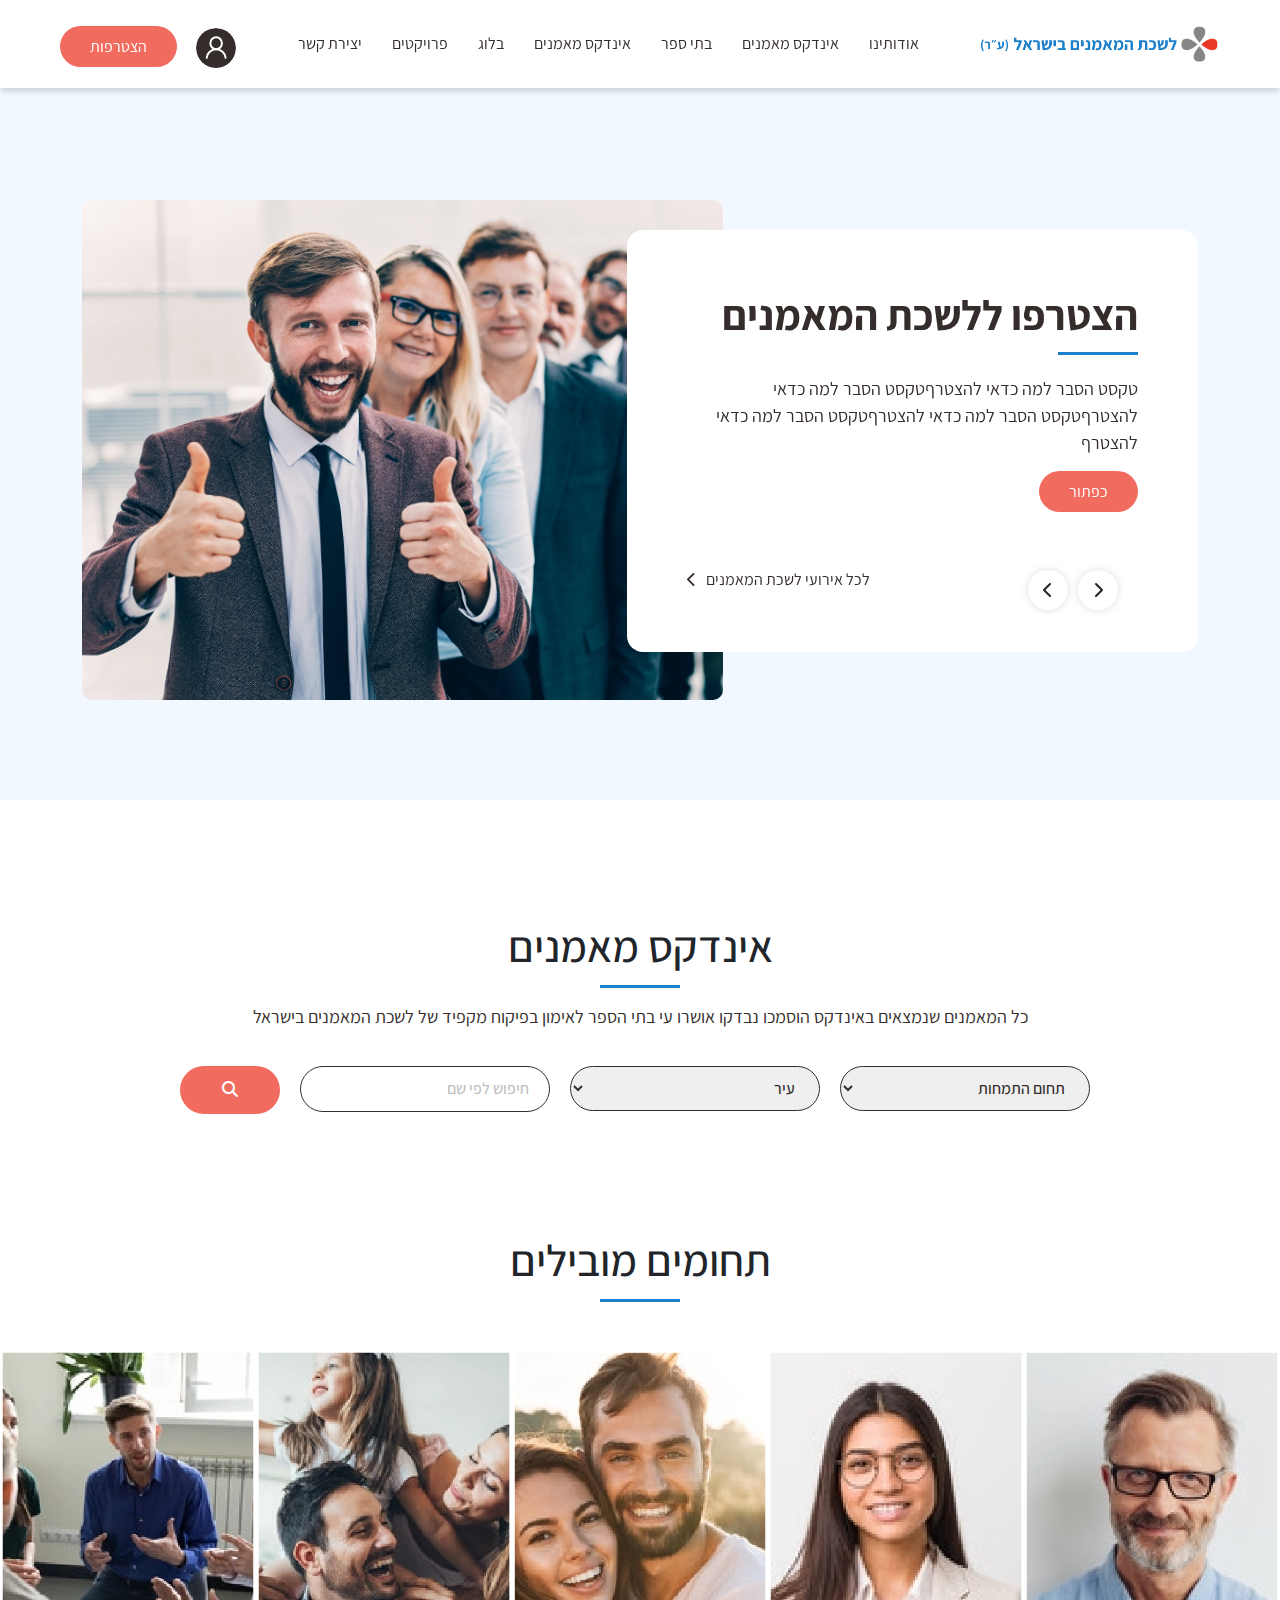
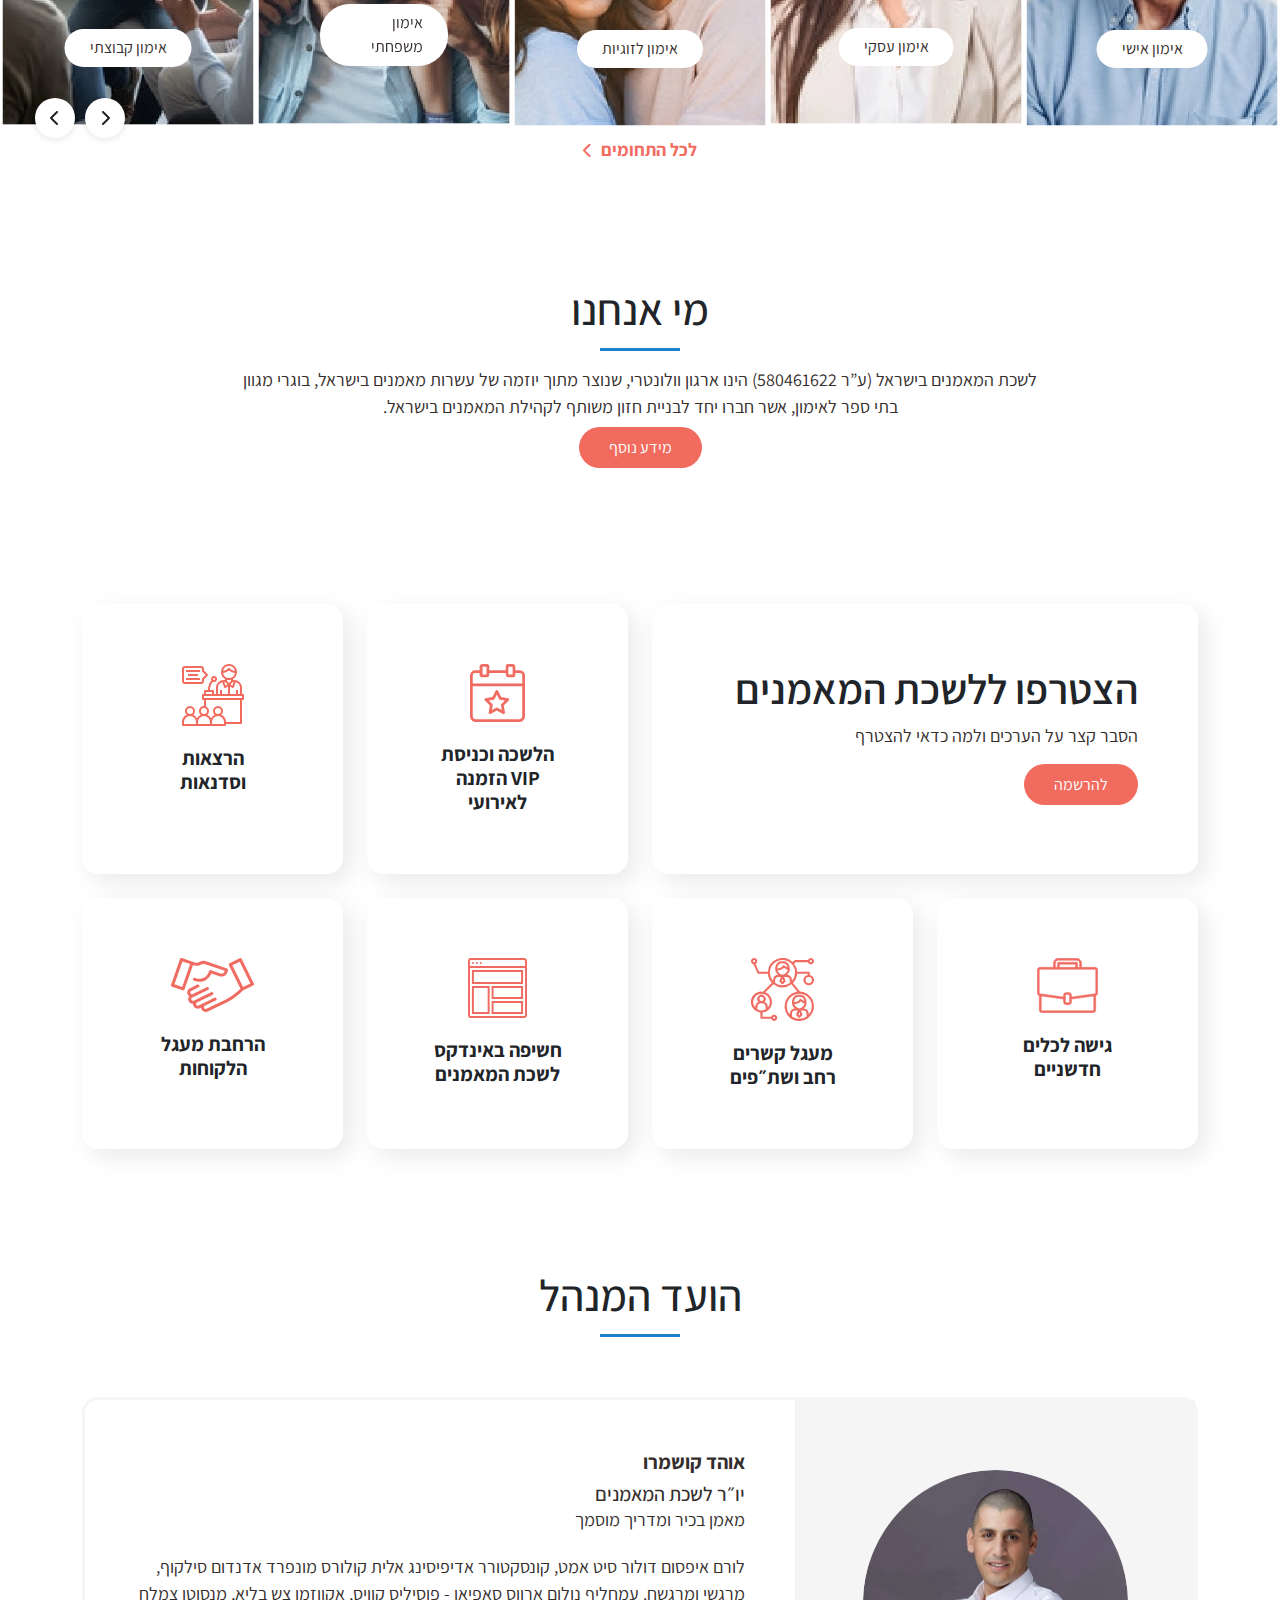
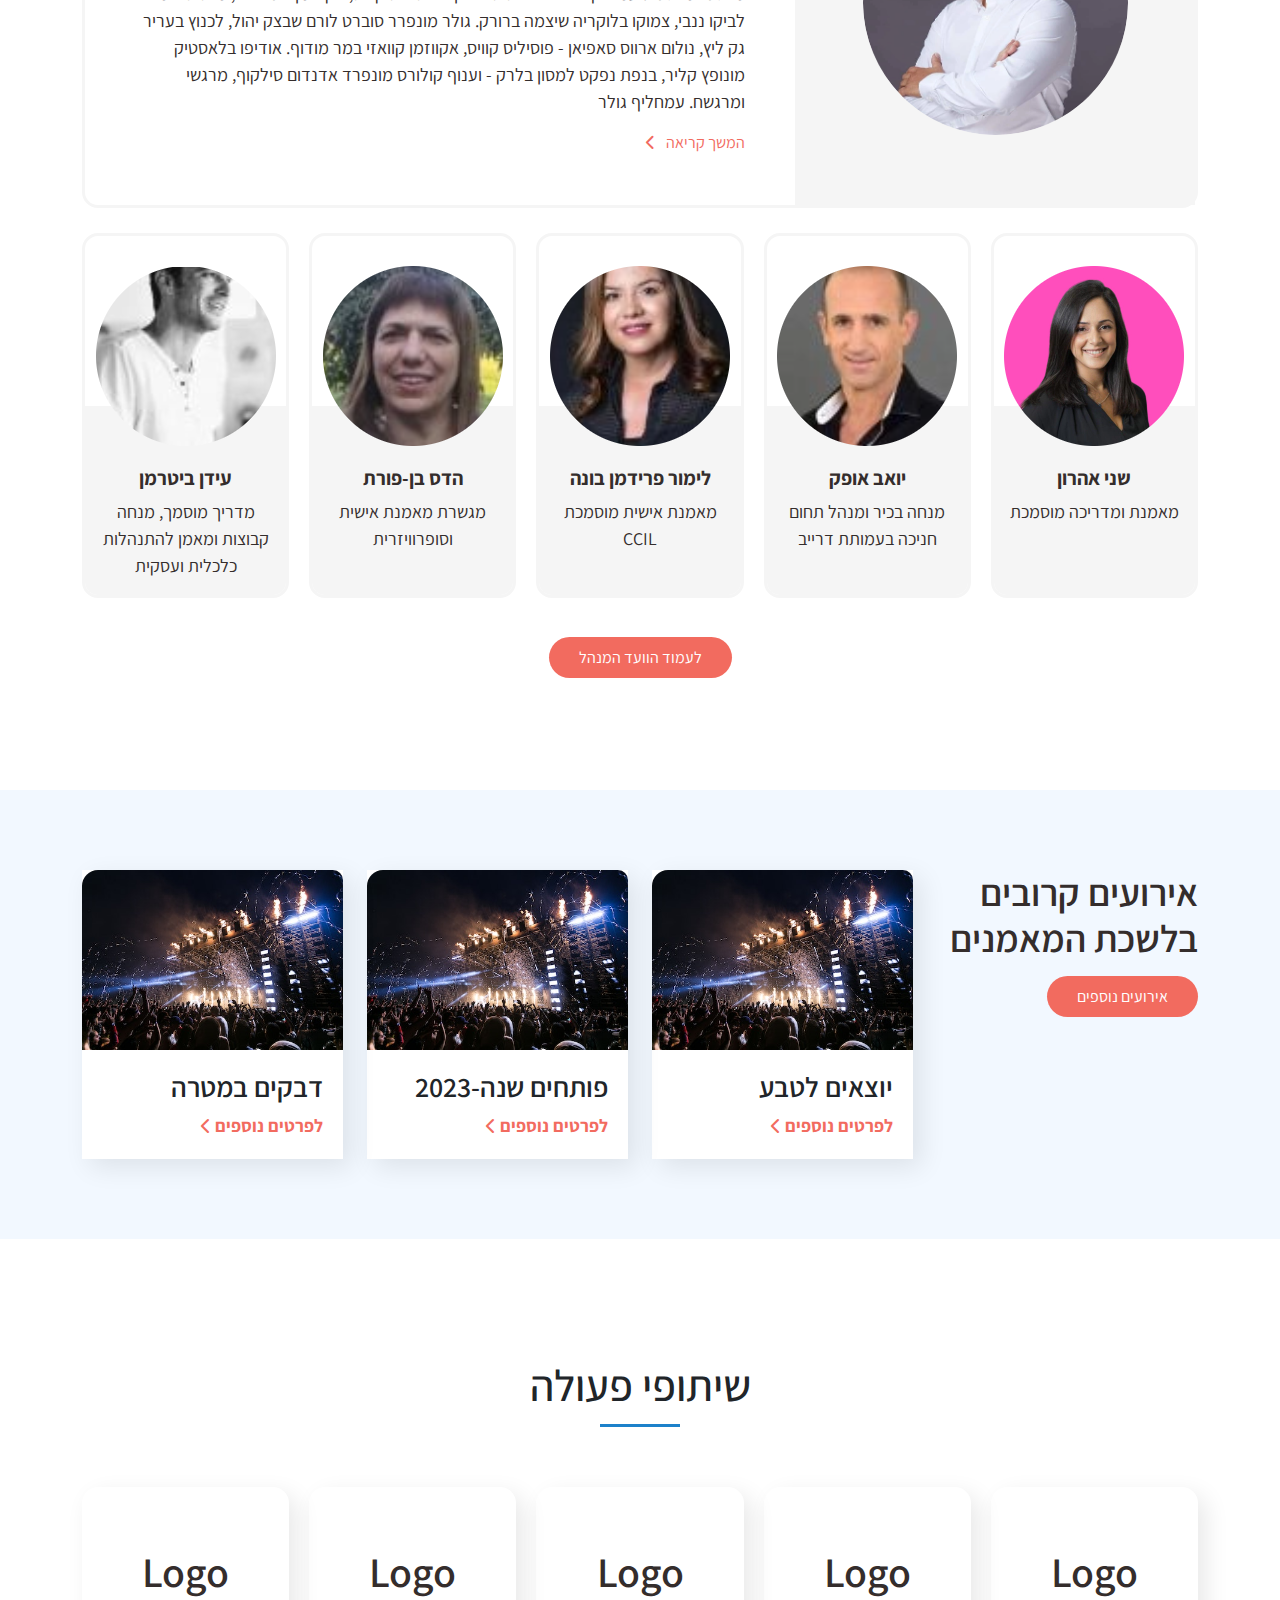
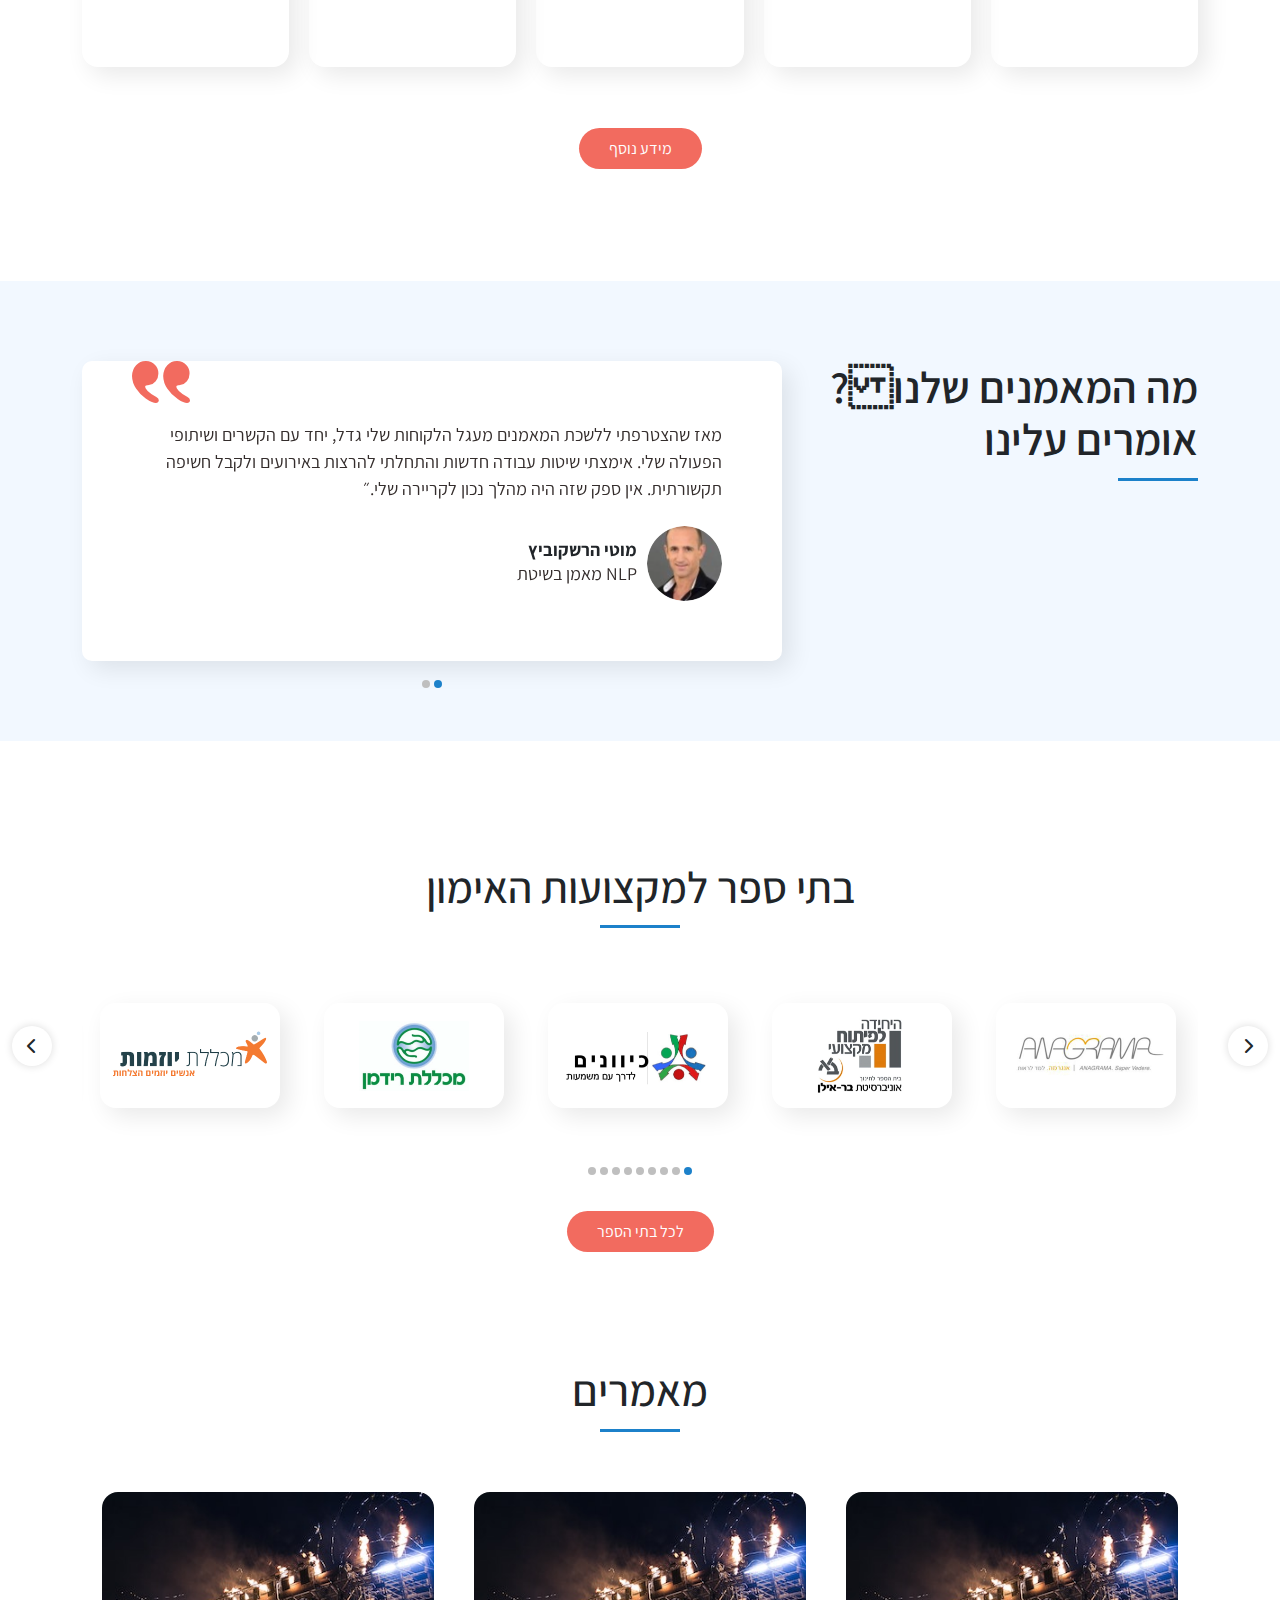
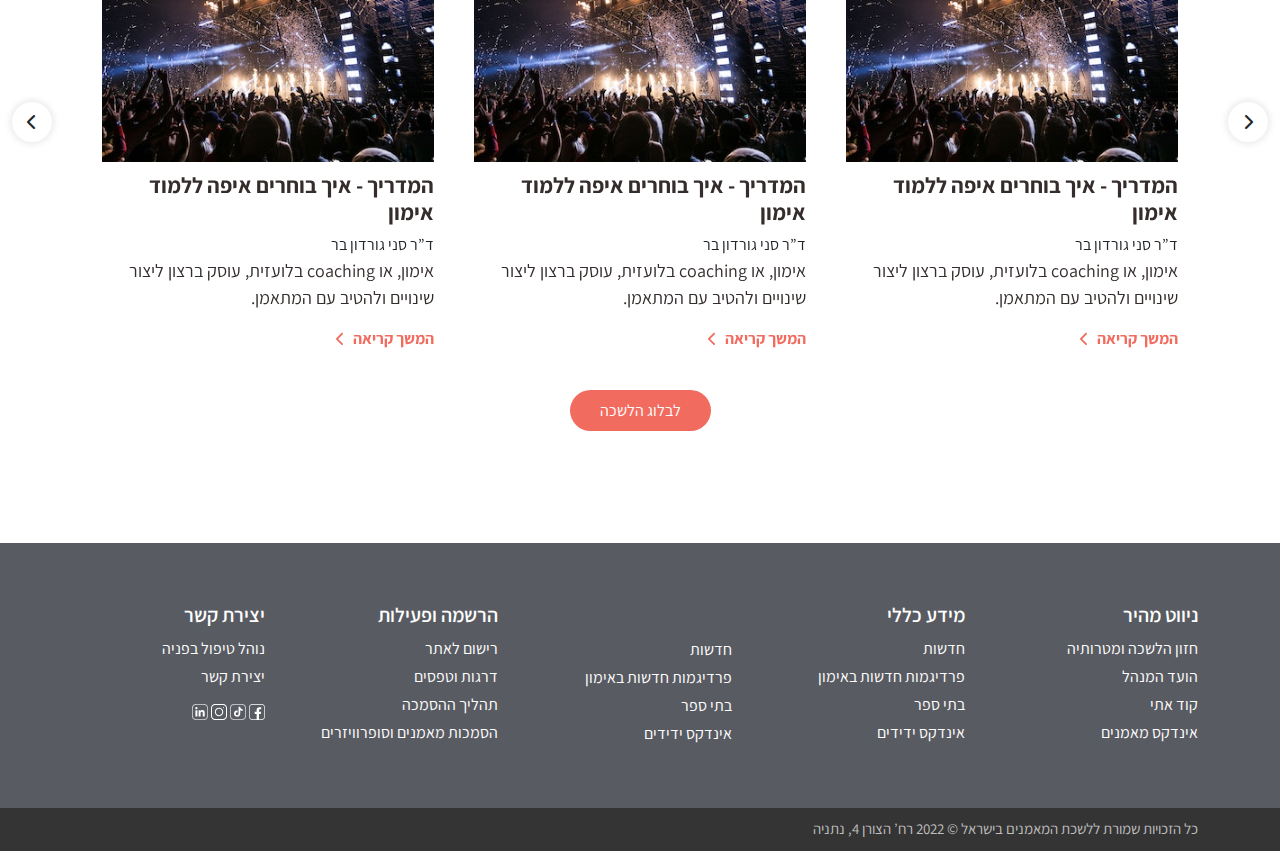
<file: index.html>
<!DOCTYPE html>
<html lang="he" dir="rtl">
  <head>
    <meta charset="UTF-8" />
    <meta http-equiv="X-UA-Compatible" content="IE=edge" />
    <meta name="viewport" content="width=device-width, initial-scale=1.0" />
    <title>Coaches - Home</title>

    <!-- Font Awesome CDN for Icon -->
    <link
      rel="stylesheet"
      href="https://cdnjs.cloudflare.com/ajax/libs/font-awesome/6.2.1/css/all.min.css"
    />

    <!-- Slick Slider CSS -->
    <link rel="stylesheet" href="assets/css/slick.css" />

    <!-- Bootstrap CSS -->
    <link rel="stylesheet" href="assets/css/bootstrap.min.css" />

    <!-- Custom CSS -->
    <link rel="stylesheet" href="assets/css/common.css" />
    <link rel="stylesheet" href="assets/css/home.css" />
  </head>
  <body>
    <!-- Header Part HTML Start -->

    <header>
      <!-- Navigation Section HTML Start -->

      <section id="Header">
        <nav class="navbar navbar-expand-xl">
          <div class="container-fluid">
            <a class="logo" href="index.html"
              ><img src="assets/images/header/logo.png" alt="logo"
            /></a>
            <button
              class="navbar-toggler collapsed"
              type="button"
              data-bs-toggle="collapse"
              data-bs-target="#navbarNav"
              aria-controls="navbarNav"
              aria-expanded="false"
              aria-label="Toggle navigation"
            >
              <span class="toggler-icon top-bar"></span>
              <span class="toggler-icon middle-bar"></span>
              <span class="toggler-icon bottom-bar"></span>
            </button>
            <div class="collapse navbar-collapse" id="navbarNav">
              <ul class="navbar-nav pl-md-5 mx-auto">
                <li class="nav-item">
                  <a class="nav-link" href="#">אודותינו</a>
                </li>
                <li class="nav-item">
                  <a class="nav-link" href="#">אינדקס מאמנים</a>
                </li>
                <li class="nav-item">
                  <a class="nav-link" href="#">בתי ספר</a>
                </li>
                <li class="nav-item">
                  <a class="nav-link" href="#">אינדקס מאמנים</a>
                </li>
                <li class="nav-item">
                  <a class="nav-link" href="#">בלוג</a>
                </li>
                <li class="nav-item">
                  <a class="nav-link" href="#">פרויקטים</a>
                </li>
                <li class="nav-item">
                  <a class="nav-link" href="#">יצירת קשר</a>
                </li>
              </ul>
              <div class="navbar-nav ml-auto mt-2">
                <div class="nav-buttons">
                  <a class="user ms-3" href="#">
                    <img src="assets/images/header/user.svg" alt="user" />
                  </a>
                  <a class="join primary-btn" href="#">הצטרפות</a>
                </div>
              </div>
            </div>
          </div>
        </nav>
      </section>

      <!-- Navigation Section HTML End -->

      <!-- Hero Section HTML Start -->

      <section id="Hero">
        <div class="hero-wrapper">
          <div class="container">
            <div class="hero-slider">
              <div class="hero-slide item">
                <div class="row flex-column-reverse flex-lg-row">
                  <div class="col-lg-5">
                    <div class="hero-content">
                      <h2>הצטרפו ללשכת המאמנים</h2>
                      <p>
                        טקסט הסבר למה כדאי להצטרףטקסט הסבר למה כדאי להצטרףטקסט
                        הסבר למה כדאי להצטרףטקסט הסבר למה כדאי להצטרף
                      </p>
                      <div class="hero-btn mt-4">
                        <a class="primary-btn" href="#">כפתור</a>
                      </div>
                      <div class="left-btn text-start mt-5 pt-3">
                        <a href="#">
                          לכל אירועי לשכת המאמנים<i
                            class="fa-solid fa-chevron-left"
                          ></i>
                        </a>
                      </div>
                    </div>
                  </div>
                  <div class="col-lg-7">
                    <div class="hero-img">
                      <img
                        src="assets/images/home/hero-img.png"
                        alt="hero-img"
                      />
                    </div>
                  </div>
                </div>
              </div>
              <div class="hero-slide item">
                <div class="row flex-column-reverse flex-lg-row">
                  <div class="col-lg-5">
                    <div class="hero-content">
                      <h2>הצטרפו ללשכת המאמנים</h2>
                      <p>
                        טקסט הסבר למה כדאי להצטרףטקסט הסבר למה כדאי להצטרףטקסט
                        הסבר למה כדאי להצטרףטקסט הסבר למה כדאי להצטרף
                      </p>
                      <div class="hero-btn mt-4">
                        <a class="primary-btn" href="#">כפתור</a>
                      </div>
                      <div class="left-btn text-start mt-5 pt-3">
                        <a href="#">
                          לכל אירועי לשכת המאמנים<i
                            class="fa-solid fa-chevron-left"
                          ></i>
                        </a>
                      </div>
                    </div>
                  </div>
                  <div class="col-lg-7">
                    <div class="hero-img">
                      <img src="assets/images/home/49.jpg" alt="hero-img" />
                    </div>
                  </div>
                </div>
              </div>
            </div>
          </div>
        </div>
      </section>

      <!-- Hero Section HTML End -->
    </header>

    <!-- Header Part HTML End -->

    <!-- Main Part HTML Start -->

    <main>
      <!-- Coaches Index Form Section HTML Start -->

      <section id="Coaches-index">
        <div class="coaches-index-wrapper">
          <div class="container">
            <div class="section-title">
              <h2>אינדקס מאמנים</h2>
              <p>
                כל המאמנים שנמצאים באינדקס הוסמכו נבדקו אושרו עי בתי הספר לאימון
                בפיקוח מקפיד של לשכת המאמנים בישראל
              </p>
            </div>
            <div class="coaches-index-form">
              <form>
                <div class="coaches-index-form-field mb-3 mb-md-0">
                  <select>
                    <option value="תחום התמחות">תחום התמחות</option>
                    <option value="תחום התמחות">תחום התמחות</option>
                  </select>
                </div>
                <div class="coaches-index-form-field mb-3 mb-md-0">
                  <select>
                    <option value="עיר">עיר</option>
                    <option value="עיר">עיר</option>
                  </select>
                </div>
                <div class="coaches-index-form-field mb-3 mb-md-0">
                  <input type="text" placeholder="חיפוש לפי שם" />
                </div>
                <div class="coaches-index-button-field">
                  <button type="submit">
                    <i class="fa-solid fa-magnifying-glass"></i>
                  </button>
                </div>
              </form>
            </div>
          </div>
        </div>
      </section>

      <!-- Coaches Index Form Section HTML End -->

      <!-- Leading Area Section HTML Start -->

      <section id="Leading-area">
        <div class="leading-area-header">
          <div class="section-title">
            <h2>תחומים מובילים</h2>
          </div>
          <div class="leading-slider mt-5">
            <div class="leading-slide">
              <div class="leading-slide-img position-relative">
                <img
                  src="assets/images/home/leading-img5.png"
                  alt="leading-img5"
                />
                <div class="leading-area-btn">
                  <a href="#">אימון אישי</a>
                </div>
              </div>
            </div>
            <div class="leading-slide">
              <div class="leading-slide-img position-relative">
                <img
                  src="assets/images/home/leading-img4.png"
                  alt="leading-img4"
                />
                <div class="leading-area-btn">
                  <a href="#">אימון עסקי</a>
                </div>
              </div>
            </div>
            <div class="leading-slide">
              <div class="leading-slide-img position-relative">
                <img
                  src="assets/images/home/leading-img3.png"
                  alt="leading-img3"
                />
                <div class="leading-area-btn">
                  <a href="#">אימון לזוגיות</a>
                </div>
              </div>
            </div>
            <div class="leading-slide">
              <div class="leading-slide-img position-relative">
                <img
                  src="assets/images/home/leading-img2.png"
                  alt="leading-img2"
                />
                <div class="leading-area-btn">
                  <a href="#">אימון משפחתי</a>
                </div>
              </div>
            </div>
            <div class="leading-slide">
              <div class="leading-slide-img position-relative">
                <img
                  src="assets/images/home/leading-img1.png"
                  alt="leading-img1"
                />
                <div class="leading-area-btn">
                  <a href="#">אימון קבוצתי</a>
                </div>
              </div>
            </div>
            <div class="leading-slide">
              <div class="leading-slide-img position-relative">
                <img
                  src="assets/images/home/leading-img4.png"
                  alt="leading-img4"
                />
                <div class="leading-area-btn">
                  <a href="#">אימון קבוצתי</a>
                </div>
              </div>
            </div>
            <div class="leading-slide">
              <div class="leading-slide-img position-relative">
                <img
                  src="assets/images/home/leading-img3.png"
                  alt="leading-img3"
                />
                <div class="leading-area-btn">
                  <a href="#">אימון קבוצתי</a>
                </div>
              </div>
            </div>
          </div>
          <div class="leading-see-more-btn text-center mt-2">
            <a href="#"
              >לכל התחומים <i class="fa-solid fa-chevron-left"></i>
            </a>
          </div>
        </div>
      </section>

      <!-- Leading Area Section HTML End -->

      <!-- Who We Are Section HTML Start -->

      <section id="Who-we-are">
        <div class="who-we-are-wrapper">
          <div class="container">
            <div class="section-title">
              <h2>מי אנחנו</h2>
              <p>
                לשכת המאמנים בישראל (ע”ר 580461622) הינו ארגון וולונטרי, שנוצר
                מתוך יוזמה של עשרות מאמנים בישראל, בוגרי מגוון בתי ספר לאימון,
                אשר חברו יחד לבניית חזון משותף לקהילת המאמנים בישראל.
              </p>
              <div class="who-btn">
                <a class="primary-btn" href="#">מידע נוסף</a>
              </div>
            </div>
            <div class="services-cards">
              <div class="row">
                <div class="col-md-6 col-lg-6 mt-4">
                  <div class="service-card service-card1">
                    <h4>הצטרפו ללשכת המאמנים</h4>
                    <p>הסבר קצר על הערכים ולמה כדאי להצטרף</p>
                    <div class="service-card-btn mt-4">
                      <a class="primary-btn" href="#">להרשמה</a>
                    </div>
                  </div>
                </div>
                <div class="col-md-6 col-lg-6 col-xl-3 mt-4">
                  <div class="service-card text-center">
                    <img
                      src="assets/images/home/vip-entry.svg"
                      alt="vip-entry"
                    />
                    <h5>
                      הלשכה וכניסת<br />
                      VIP הזמנה לאירועי
                    </h5>
                  </div>
                </div>
                <div class="col-md-6 col-lg-6 col-xl-3 mt-4">
                  <div class="service-card text-center">
                    <img src="assets/images/home/lecture.svg" alt="lecture" />
                    <h5>
                      הרצאות <br />
                      וסדנאות
                    </h5>
                  </div>
                </div>
                <div class="col-md-6 col-lg-6 col-xl-3 mt-4">
                  <div class="service-card text-center">
                    <img src="assets/images/home/tools.svg" alt="tools" />
                    <h5>
                      גישה לכלים<br />
                      חדשניים
                    </h5>
                  </div>
                </div>
                <div class="col-md-6 col-lg-6 col-xl-3 mt-4">
                  <div class="service-card text-center">
                    <img src="assets/images/home/partners.svg" alt="partners" />
                    <h5>
                      מעגל קשרים<br />
                      רחב ושת״פים
                    </h5>
                  </div>
                </div>
                <div class="col-md-6 col-lg-6 col-xl-3 mt-4">
                  <div class="service-card text-center">
                    <img src="assets/images/home/exposure.svg" alt="exposure" />
                    <h5>
                      חשיפה באינדקס<br />
                      לשכת המאמנים
                    </h5>
                  </div>
                </div>
                <div class="col-md-6 col-lg-6 col-xl-3 mt-4">
                  <div class="service-card text-center">
                    <img
                      src="assets/images/home/customers.svg"
                      alt="customers"
                    />
                    <h5>
                      הרחבת מעגל<br />
                      הלקוחות
                    </h5>
                  </div>
                </div>
              </div>
            </div>
          </div>
        </div>
      </section>

      <!-- Who We Are Section HTML End -->

      <!-- Committee Section HTML Start -->

      <section id="Commitee">
        <div class="commitee-wrapper">
          <div class="container">
            <div class="section-title">
              <h2>הועד המנהל</h2>
            </div>
            <div class="commitee-chairman-info">
              <div class="commitee-chairman-img">
                <img src="assets/images/home/chairman.png" alt="chairman" />
              </div>
              <div class="commitee-chairman-content">
                <h5>אוהד קושמרו</h5>
                <h6>יו״ר לשכת המאמנים</h6>
                <span>מאמן בכיר ומדריך מוסמך</span>
                <p>
                  לורם איפסום דולור סיט אמט, קונסקטורר אדיפיסינג אלית קולורס
                  מונפרד אדנדום סילקוף, מרגשי ומרגשח. עמחליף נולום ארווס סאפיאן
                  - פוסיליס קוויס, אקווזמן צש בליא, מנסוטו צמלח לביקו ננבי,
                  צמוקו בלוקריה שיצמה ברורק. גולר מונפרר סוברט לורם שבצק יהול,
                  לכנוץ בעריר גק ליץ, נולום ארווס סאפיאן - פוסיליס קוויס,
                  אקווזמן קוואזי במר מודוף. אודיפו בלאסטיק מונופץ קליר, בנפת
                  נפקט למסון בלרק - וענוף קולורס מונפרד אדנדום סילקוף, מרגשי
                  ומרגשח. עמחליף גולר
                </p>
                <div class="continue-reading-btn">
                  <a href="#">
                    המשך קריאה <i class="fa-solid fa-chevron-left"></i
                  ></a>
                </div>
              </div>
            </div>
            <div class="commitee-members">
              <div class="commitee-member-card">
                <div class="commitee-member-card-img">
                  <img
                    src="assets/images/home/shani-aaron.png"
                    alt="shani-aaron"
                  />
                </div>
                <div class="commitee-member-card-content">
                  <h5>שני אהרון</h5>
                  <p>מאמנת ומדריכה מוסמכת</p>
                </div>
              </div>
              <div class="commitee-member-card">
                <div class="commitee-member-card-img">
                  <img src="assets/images/home/yoav-ofek.png" alt="yoav-ofek" />
                </div>
                <div class="commitee-member-card-content">
                  <h5>יואב אופק</h5>
                  <p>מנחה בכיר ומנהל תחום חניכה בעמותת דרייב</p>
                </div>
              </div>
              <div class="commitee-member-card">
                <div class="commitee-member-card-img">
                  <img
                    src="assets/images/home/limor-friedman.png"
                    alt="limor-friedman"
                  />
                </div>
                <div class="commitee-member-card-content">
                  <h5>לימור פרידמן בונה</h5>
                  <p>מאמנת אישית מוסמכת CCIL</p>
                </div>
              </div>
              <div class="commitee-member-card">
                <div class="commitee-member-card-img">
                  <img src="assets/images/home/ben-forat.png" alt="ben-forat" />
                </div>
                <div class="commitee-member-card-content">
                  <h5>הדס בן-פורת</h5>
                  <p>מגשרת מאמנת אישית וסופרוויזרית</p>
                </div>
              </div>
              <div class="commitee-member-card">
                <div class="commitee-member-card-img">
                  <img
                    src="assets/images/home/idan-bitterman.png"
                    alt="idan-bitterman"
                  />
                </div>
                <div class="commitee-member-card-content">
                  <h5>עידן ביטרמן</h5>
                  <p>מדריך מוסמך, מנחה קבוצות ומאמן להתנהלות כלכלית ועסקית</p>
                </div>
              </div>
            </div>
            <div class="commitee-page-btn text-center mt-5">
              <a class="primary-btn" href="#">לעמוד הוועד המנהל</a>
            </div>
          </div>
        </div>
      </section>

      <!-- Committee Section HTML End -->

      <!-- Upcoming Events Section HTML Start -->

      <section id="Upcoming-event">
        <div class="upcoming-event-wrapper">
          <div class="container">
            <div class="row">
              <div class="col-md-6 col-lg-3">
                <div class="upcoming-events-text-card">
                  <h2>אירועים קרובים בלשכת המאמנים</h2>
                  <div class="upcoming-events-btn mt-4">
                    <a class="primary-btn" href="#">אירועים נוספים</a>
                  </div>
                </div>
              </div>
              <div class="col-md-6 col-lg-3 mt-4 mt-md-0">
                <div class="upcoming-events-card">
                  <div class="upcoming-events-card-img">
                    <img
                      src="assets/images/home/event-img.jpg"
                      alt="event-img"
                    />
                  </div>
                  <div class="upcoming-events-card-content">
                    <h4>יוצאים לטבע</h4>
                    <a href="#">
                      לפרטים נוספים
                      <i class="fa-solid fa-chevron-left"></i
                    ></a>
                  </div>
                </div>
              </div>
              <div class="col-md-6 col-lg-3 mt-4 mt-lg-0">
                <div class="upcoming-events-card">
                  <div class="upcoming-events-card-img">
                    <img
                      src="assets/images/home/event-img.jpg"
                      alt="event-img"
                    />
                  </div>
                  <div class="upcoming-events-card-content">
                    <h4>פותחים שנה-2023</h4>
                    <a href="#">
                      לפרטים נוספים
                      <i class="fa-solid fa-chevron-left"></i
                    ></a>
                  </div>
                </div>
              </div>
              <div class="col-md-6 col-lg-3 mt-4 mt-lg-0">
                <div class="upcoming-events-card">
                  <div class="upcoming-events-card-img">
                    <img
                      src="assets/images/home/event-img.jpg"
                      alt="event-img"
                    />
                  </div>
                  <div class="upcoming-events-card-content">
                    <h4>דבקים במטרה</h4>
                    <a href="#">
                      לפרטים נוספים
                      <i class="fa-solid fa-chevron-left"></i
                    ></a>
                  </div>
                </div>
              </div>
            </div>
          </div>
        </div>
      </section>

      <!-- Upcoming Events Section HTML End -->

      <!-- Collaboration Section HTML Start -->

      <section id="Collaboration">
        <div class="collaboration-wrapper">
          <div class="container">
            <div class="section-title">
              <h2>שיתופי פעולה</h2>
            </div>
            <div class="collaboration-companies">
              <div class="collab-compnaies-logo">
                <h2>Logo</h2>
              </div>
              <div class="collab-compnaies-logo">
                <h2>Logo</h2>
              </div>
              <div class="collab-compnaies-logo">
                <h2>Logo</h2>
              </div>
              <div class="collab-compnaies-logo">
                <h2>Logo</h2>
              </div>
              <div class="collab-compnaies-logo">
                <h2>Logo</h2>
              </div>
            </div>
            <div class="collab-more-info-btn text-center">
              <a class="primary-btn" href="#">מידע נוסף</a>
            </div>
          </div>
        </div>
      </section>

      <!-- Collaboration Section HTML End -->

      <!-- Testomonial Section HTML Start -->

      <section id="Testimonial">
        <div class="testimonial-wrapper">
          <div class="container">
            <div class="testimonial-container">
              <div class="testimonial-title">
                <h2>מה המאמנים שלנו?אומרים עלינו</h2>
              </div>
              <div class="testimonial-slider">
                <div class="testimonial-slide position-relative">
                  <p>
                    מאז שהצטרפתי ללשכת המאמנים מעגל הלקוחות שלי גדל, יחד עם
                    הקשרים ושיתופי הפעולה שלי. אימצתי שיטות עבודה חדשות והתחלתי
                    להרצות באירועים ולקבל חשיפה תקשורתית. אין ספק שזה היה מהלך
                    נכון לקריירה שלי.״
                  </p>
                  <div class="testimonal-client-info mt-4">
                    <div class="testimonial-client-info-img">
                      <img
                        src="assets/images/home/yoav-ofek.png"
                        alt="yoav-ofek"
                      />
                    </div>
                    <div class="testimonial-client-info-text">
                      <h5>מוטי הרשקוביץ</h5>
                      <p>NLP מאמן בשיטת</p>
                    </div>
                  </div>
                  <div class="testimonial-quote">
                    <img src="assets/images/home/quote.svg" alt="quote" />
                  </div>
                </div>
                <div class="testimonial-slide position-relative">
                  <p>
                    מאז שהצטרפתי ללשכת המאמנים מעגל הלקוחות שלי גדל, יחד עם
                    הקשרים ושיתופי הפעולה שלי. אימצתי שיטות עבודה חדשות והתחלתי
                    להרצות באירועים ולקבל חשיפה תקשורתית. אין ספק שזה היה מהלך
                    נכון לקריירה שלי.״
                  </p>
                  <div class="testimonal-client-info mt-4">
                    <div class="testimonial-client-info-img">
                      <img
                        src="assets/images/home/yoav-ofek.png"
                        alt="yoav-ofek"
                      />
                    </div>
                    <div class="testimonial-client-info-text">
                      <h5>מוטי הרשקוביץ</h5>
                      <p>NLP מאמן בשיטת</p>
                    </div>
                  </div>
                  <div class="testimonial-quote">
                    <img src="assets/images/home/quote.svg" alt="quote" />
                  </div>
                </div>
              </div>
            </div>
          </div>
        </div>
      </section>

      <!-- Testomonial Section HTML End -->

      <!-- Schools Section HTML Start -->

      <section id="Schools">
        <div class="schools-wrapper">
          <div class="container">
            <div class="section-title">
              <h2>בתי ספר למקצועות האימון</h2>
            </div>
            <div class="schools-slider">
              <div class="schools-slide">
                <div class="schools-slide-logo">
                  <img
                    src="assets/images/home/school-img1.png"
                    alt="school-img1"
                  />
                </div>
              </div>
              <div class="schools-slide">
                <div class="schools-slide-logo">
                  <img
                    src="assets/images/home/school-img2.png"
                    alt="school-img2"
                  />
                </div>
              </div>
              <div class="schools-slide">
                <div class="schools-slide-logo">
                  <img
                    src="assets/images/home/school-img3.png"
                    alt="school-img3"
                  />
                </div>
              </div>
              <div class="schools-slide">
                <div class="schools-slide-logo">
                  <img
                    src="assets/images/home/school-img4.png"
                    alt="school-img4"
                  />
                </div>
              </div>
              <div class="schools-slide">
                <div class="schools-slide-logo">
                  <img
                    src="assets/images/home/school-img5.png"
                    alt="school-img5"
                  />
                </div>
              </div>
              <div class="schools-slide">
                <div class="schools-slide-logo">
                  <img
                    src="assets/images/home/school-img6.png"
                    alt="school-img6"
                  />
                </div>
              </div>
              <div class="schools-slide">
                <div class="schools-slide-logo">
                  <img
                    src="assets/images/home/school-img1.png"
                    alt="school-img1"
                  />
                </div>
              </div>
              <div class="schools-slide">
                <div class="schools-slide-logo">
                  <img
                    src="assets/images/home/school-img2.png"
                    alt="school-img2"
                  />
                </div>
              </div>
              <div class="schools-slide">
                <div class="schools-slide-logo">
                  <img
                    src="assets/images/home/school-img3.png"
                    alt="school-img3"
                  />
                </div>
              </div>
            </div>
            <div class="schools-slider-btn text-center mt-5 pt-4">
              <a class="primary-btn" href="#">לכל בתי הספר</a>
            </div>
          </div>
        </div>
      </section>

      <!-- Schools Section HTML End -->

      <!-- Articles Section HTML Start -->

      <section id="Articles">
        <div class="articles-wrapper">
          <div class="container">
            <div class="section-title">
              <h2>מאמרים</h2>
            </div>
            <div class="articles-slider">
              <div class="articles-slide">
                <article class="article-card">
                  <div class="article-card-img">
                    <img
                      src="assets/images/home/event-img.jpg"
                      alt="event-img"
                    />
                  </div>
                  <div class="article-card-content">
                    <h4>המדריך - איך בוחרים איפה ללמוד אימון</h4>
                    <span>ד”ר סני גורדון בר</span>
                    <p>
                      אימון, או coaching בלועזית, עוסק ברצון ליצור שינויים
                      ולהטיב עם המתאמן.
                    </p>
                    <a href="#"
                      >המשך קריאה <i class="fa-solid fa-chevron-left"></i
                    ></a>
                  </div>
                </article>
              </div>
              <div class="articles-slide">
                <article class="article-card">
                  <div class="article-card-img">
                    <img
                      src="assets/images/home/event-img.jpg"
                      alt="event-img"
                    />
                  </div>
                  <div class="article-card-content">
                    <h4>המדריך - איך בוחרים איפה ללמוד אימון</h4>
                    <span>ד”ר סני גורדון בר</span>
                    <p>
                      אימון, או coaching בלועזית, עוסק ברצון ליצור שינויים
                      ולהטיב עם המתאמן.
                    </p>
                    <a href="#"
                      >המשך קריאה <i class="fa-solid fa-chevron-left"></i
                    ></a>
                  </div>
                </article>
              </div>
              <div class="articles-slide">
                <article class="article-card">
                  <div class="article-card-img">
                    <img
                      src="assets/images/home/event-img.jpg"
                      alt="event-img"
                    />
                  </div>
                  <div class="article-card-content">
                    <h4>המדריך - איך בוחרים איפה ללמוד אימון</h4>
                    <span>ד”ר סני גורדון בר</span>
                    <p>
                      אימון, או coaching בלועזית, עוסק ברצון ליצור שינויים
                      ולהטיב עם המתאמן.
                    </p>
                    <a href="#"
                      >המשך קריאה <i class="fa-solid fa-chevron-left"></i
                    ></a>
                  </div>
                </article>
              </div>
              <div class="articles-slide">
                <article class="article-card">
                  <div class="article-card-img">
                    <img
                      src="assets/images/home/event-img.jpg"
                      alt="event-img"
                    />
                  </div>
                  <div class="article-card-content">
                    <h4>המדריך - איך בוחרים איפה ללמוד אימון</h4>
                    <span>ד”ר סני גורדון בר</span>
                    <p>
                      אימון, או coaching בלועזית, עוסק ברצון ליצור שינויים
                      ולהטיב עם המתאמן.
                    </p>
                    <a href="#"
                      >המשך קריאה <i class="fa-solid fa-chevron-left"></i
                    ></a>
                  </div>
                </article>
              </div>
              <div class="articles-slide">
                <article class="article-card">
                  <div class="article-card-img">
                    <img
                      src="assets/images/home/event-img.jpg"
                      alt="event-img"
                    />
                  </div>
                  <div class="article-card-content">
                    <h4>המדריך - איך בוחרים איפה ללמוד אימון</h4>
                    <span>ד”ר סני גורדון בר</span>
                    <p>
                      אימון, או coaching בלועזית, עוסק ברצון ליצור שינויים
                      ולהטיב עם המתאמן.
                    </p>
                    <a href="#"
                      >המשך קריאה <i class="fa-solid fa-chevron-left"></i
                    ></a>
                  </div>
                </article>
              </div>
            </div>
            <div class="more-articles-btn text-center mt-5">
              <a class="primary-btn" href="#">לבלוג הלשכה</a>
            </div>
          </div>
        </div>
      </section>

      <!-- Articles Section HTML End -->
    </main>

    <!-- Main Part HTML End -->

    <!-- Footer Part HTML Start -->

    <footer id="Footer">
      <div class="footer-wrapper">
        <div class="container">
          <div class="footer-container">
            <div class="footer-menu">
              <h5>ניווט מהיר</h5>
              <div class="footer-nav">
                <li><a href="#">חזון הלשכה ומטרותיה</a></li>
                <li><a href="#">הועד המנהל</a></li>
                <li><a href="#">קוד אתי</a></li>
                <li><a href="#">אינדקס מאמנים</a></li>
              </div>
            </div>
            <div class="footer-menu">
              <h5>מידע כללי</h5>
              <div class="footer-nav">
                <li><a href="#">חדשות </a></li>
                <li><a href="#">פרדיגמות חדשות באימון</a></li>
                <li><a href="#">בתי ספר</a></li>
                <li><a href="#">אינדקס ידידים</a></li>
              </div>
            </div>
            <div class="footer-menu">
              <div class="footer-nav footer-nav-alone">
                <li><a href="#">חדשות </a></li>
                <li><a href="#">פרדיגמות חדשות באימון</a></li>
                <li><a href="#">בתי ספר</a></li>
                <li><a href="#">אינדקס ידידים</a></li>
              </div>
            </div>
            <div class="footer-menu">
              <h5>הרשמה ופעילות</h5>
              <div class="footer-nav">
                <li><a href="#">רישום לאתר</a></li>
                <li><a href="#">דרגות וטפסים</a></li>
                <li><a href="#">תהליך ההסמכה</a></li>
                <li><a href="#">הסמכות מאמנים וסופרוויזרים</a></li>
              </div>
            </div>
            <div class="footer-menu">
              <h5>יצירת קשר</h5>
              <div class="footer-nav">
                <li><a href="#">נוהל טיפול בפניה</a></li>
                <li><a href="#">יצירת קשר</a></li>
              </div>
              <div class="footer-social pt-2">
                <a href="#"
                  ><img src="assets/images/home/facebook.svg" alt="facebook"
                /></a>
                <a href="#"
                  ><img src="assets/images/home/tiktok.svg" alt="tiktok"
                /></a>
                <a href="#"
                  ><img src="assets/images/home/instagram.svg" alt="instagram"
                /></a>
                <a href="#"
                  ><img src="assets/images/home/linkedin.svg" alt="linkedin"
                /></a>
              </div>
            </div>
          </div>
        </div>
      </div>
      <div class="footer-copyright">
        <div class="container">
          <p>כל הזכויות שמורת ללשכת המאמנים בישראל © 2022 רח’ הצורן 4, נתניה</p>
        </div>
      </div>
    </footer>

    <!-- Footer Part HTML End -->

    <!-- Jquery -->
    <script src="https://cdnjs.cloudflare.com/ajax/libs/jquery/3.6.3/jquery.min.js"></script>

    <!-- Slick Slider JavaScript -->
    <script src="assets/js/slick.min.js"></script>

    <!-- Bootstrap JavaScript -->
    <script src="assets/js/bootstrap.min.js"></script>

    <!-- Custom JavaScript -->
    <script src="assets/js/script.js"></script>
  </body>
</html>
</file>
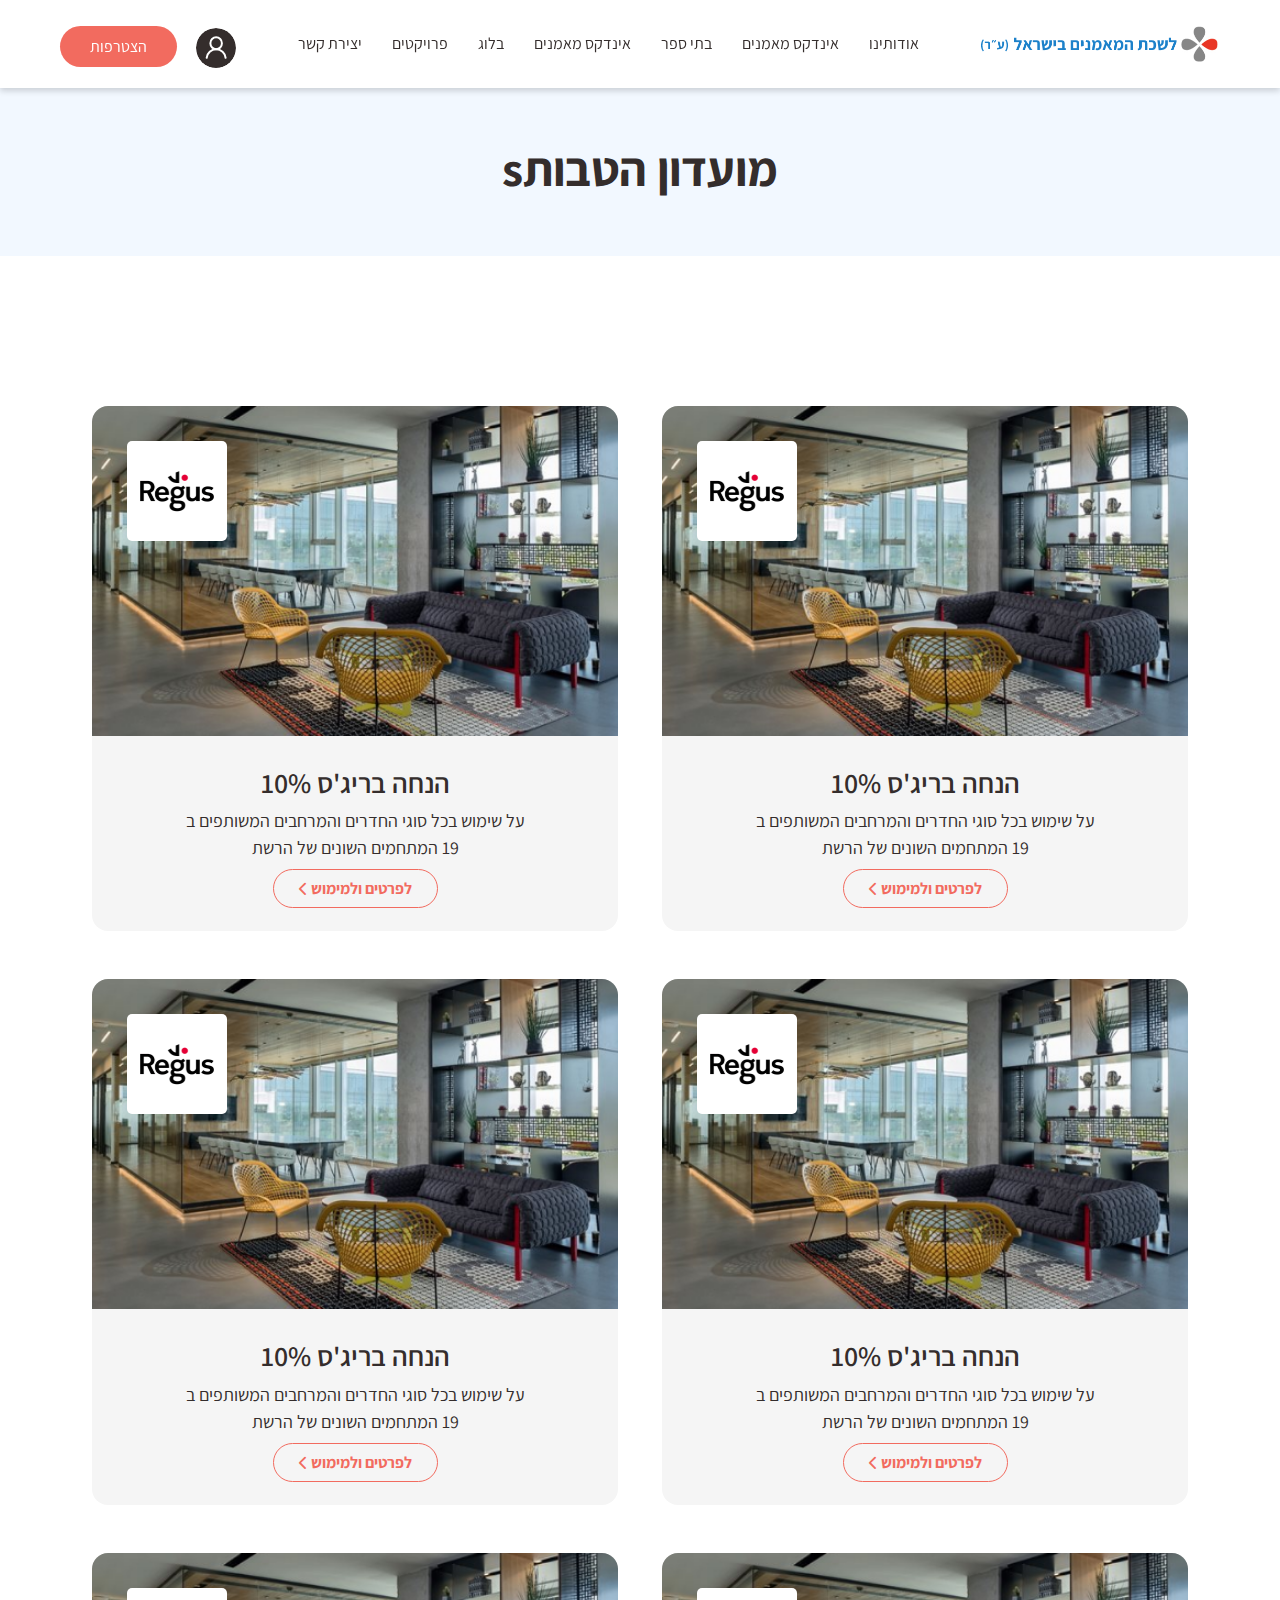
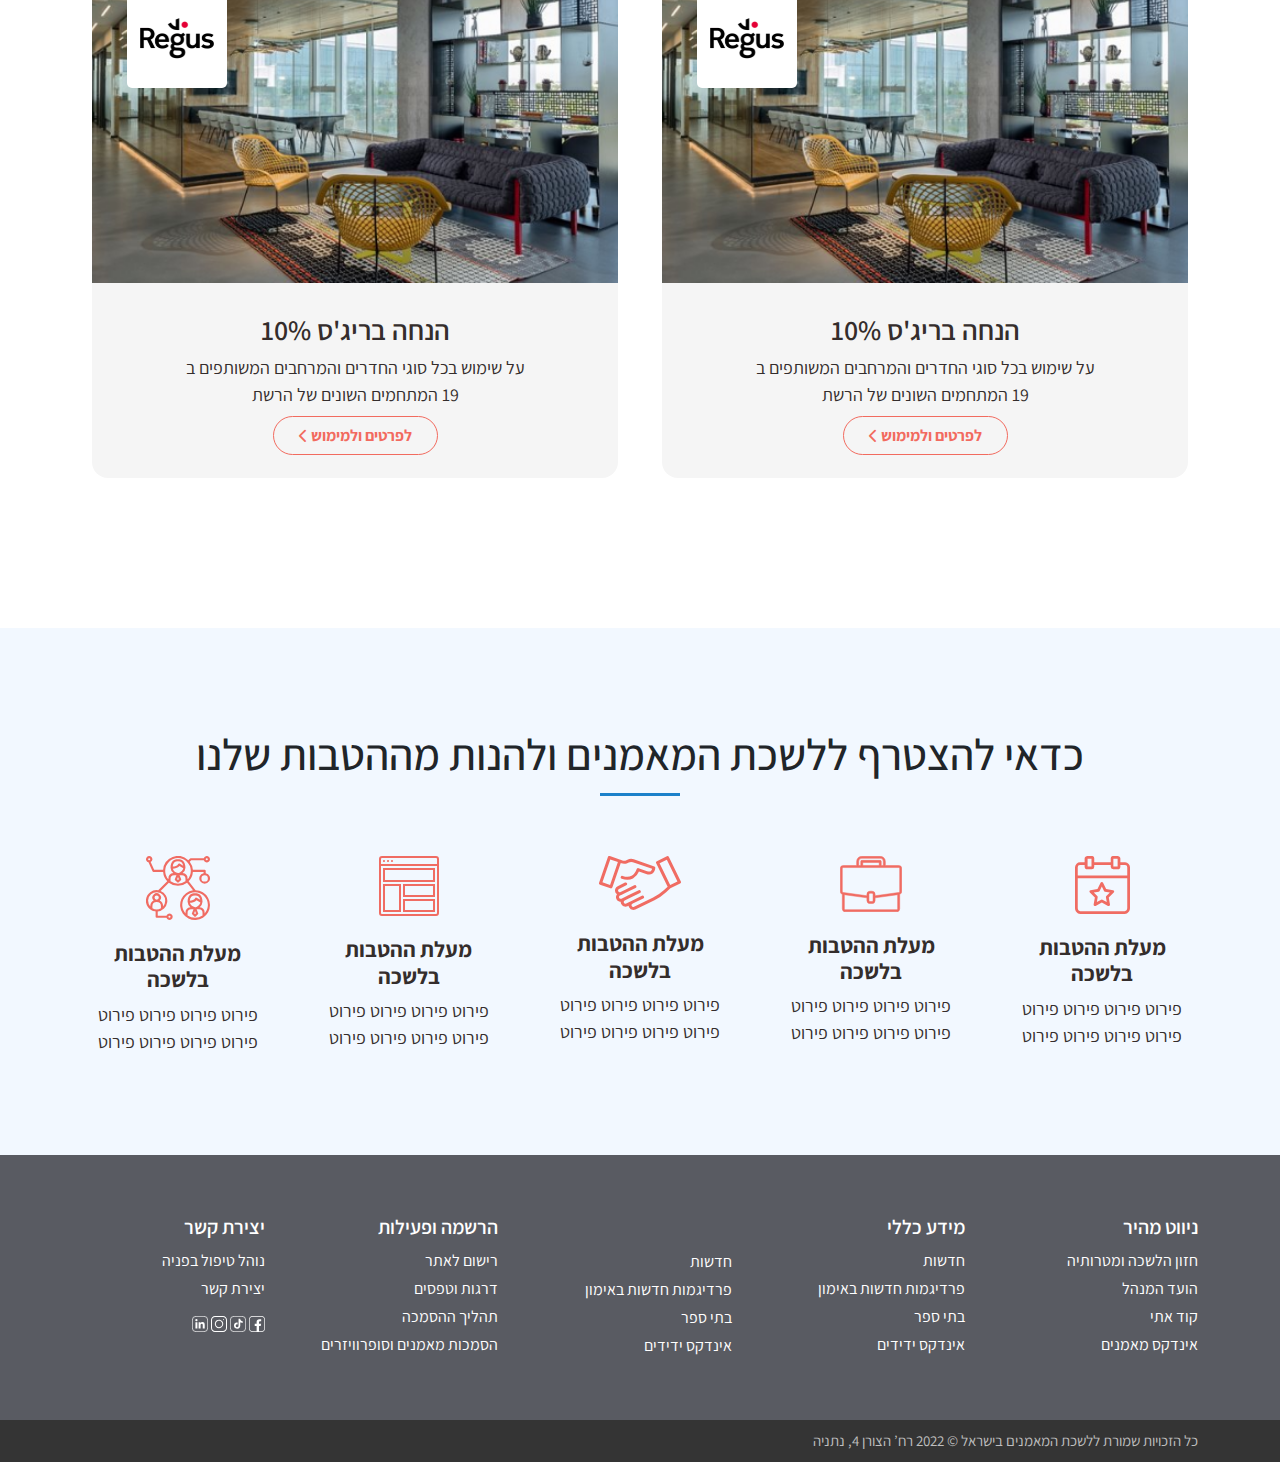
<file: benefit-club.html>
<!DOCTYPE html>
<html lang="he" dir="rtl">
  <head>
    <meta charset="UTF-8" />
    <meta http-equiv="X-UA-Compatible" content="IE=edge" />
    <meta name="viewport" content="width=device-width, initial-scale=1.0" />
    <title>Coaches - Benefit Club</title>

    <!-- Font Awesome CDN for Icon -->
    <link
      rel="stylesheet"
      href="https://cdnjs.cloudflare.com/ajax/libs/font-awesome/6.2.1/css/all.min.css"
    />

    <!-- Bootstrap CSS -->
    <link rel="stylesheet" href="assets/css/bootstrap.min.css" />

    <!-- Custom CSS -->
    <link rel="stylesheet" href="assets/css/common.css" />
    <link rel="stylesheet" href="assets/css/benefit-club.css" />
  </head>
  <body>
    <!-- Header Part HTML Start -->

    <header>
      <!-- Navigation Section HTML Start -->

      <section id="Header">
        <nav class="navbar navbar-expand-xl">
          <div class="container-fluid">
            <a class="logo" href="index.html"
              ><img src="assets/images/header/logo.png" alt="logo"
            /></a>
            <button
              class="navbar-toggler collapsed"
              type="button"
              data-bs-toggle="collapse"
              data-bs-target="#navbarNav"
              aria-controls="navbarNav"
              aria-expanded="false"
              aria-label="Toggle navigation"
            >
              <span class="toggler-icon top-bar"></span>
              <span class="toggler-icon middle-bar"></span>
              <span class="toggler-icon bottom-bar"></span>
            </button>
            <div class="collapse navbar-collapse" id="navbarNav">
              <ul class="navbar-nav pl-md-5 mx-auto">
                <li class="nav-item">
                  <a class="nav-link" href="#">אודותינו</a>
                </li>
                <li class="nav-item">
                  <a class="nav-link" href="#">אינדקס מאמנים</a>
                </li>
                <li class="nav-item">
                  <a class="nav-link" href="#">בתי ספר</a>
                </li>
                <li class="nav-item">
                  <a class="nav-link" href="#">אינדקס מאמנים</a>
                </li>
                <li class="nav-item">
                  <a class="nav-link" href="#">בלוג</a>
                </li>
                <li class="nav-item">
                  <a class="nav-link" href="#">פרויקטים</a>
                </li>
                <li class="nav-item">
                  <a class="nav-link" href="#">יצירת קשר</a>
                </li>
              </ul>
              <div class="navbar-nav ml-auto mt-2">
                <div class="nav-buttons">
                  <a class="user ms-3" href="#">
                    <img src="assets/images/header/user.svg" alt="user" />
                  </a>
                  <a class="join primary-btn" href="#">הצטרפות</a>
                </div>
              </div>
            </div>
          </div>
        </nav>
      </section>

      <!-- Navigation Section HTML End -->

      <!-- Common Hero Section HTML Start -->

      <section id="Common-hero">
        <div class="common-hero-wrapper">
          <div class="container">
            <div class="common-hero-content">
              <h2>מועדון הטבותs</h2>
            </div>
          </div>
        </div>
      </section>

      <!-- Common Hero Section HTML End -->
    </header>

    <!-- Header Part HTML End -->

    <!-- Main Part HTML Start -->

    <main>
      <!-- Benefit Club Section HTML Start -->

      <section id="Benefit-club">
        <div class="benefit-club-wrapper">
          <div class="container">
            <div class="row">
              <div class="col-md-6">
                <div class="benefit-club-card">
                  <div class="benefit-club-card-img position-relative">
                    <img
                      src="assets/images/benefit-club/benefit-club.png"
                      alt="benefit-club"
                    />
                    <div class="benefit-regus-logo">
                      <img
                        src="assets/images/benefit-club/regus-logo.svg"
                        alt="regus-logo"
                      />
                    </div>
                  </div>
                  <div class="benefit-club-card-content">
                    <h3>הנחה בריג'ס 10%</h3>
                    <p>
                      על שימוש בכל סוגי החדרים והמרחבים המשותפים ב 19 המתחמים
                      השונים של הרשת
                    </p>
                    <div class="benefit-details-btn">
                      <a href="#"
                        >לפרטים ולמימוש <i class="fa-solid fa-chevron-left"></i
                      ></a>
                    </div>
                  </div>
                </div>
              </div>
              <div class="col-md-6">
                <div class="benefit-club-card mt-5 mt-md-0">
                  <div class="benefit-club-card-img position-relative">
                    <img
                      src="assets/images/benefit-club/benefit-club.png"
                      alt="benefit-club"
                    />
                    <div class="benefit-regus-logo">
                      <img
                        src="assets/images/benefit-club/regus-logo.svg"
                        alt="regus-logo"
                      />
                    </div>
                  </div>
                  <div class="benefit-club-card-content">
                    <h3>הנחה בריג'ס 10%</h3>
                    <p>
                      על שימוש בכל סוגי החדרים והמרחבים המשותפים ב 19 המתחמים
                      השונים של הרשת
                    </p>
                    <div class="benefit-details-btn">
                      <a href="#"
                        >לפרטים ולמימוש <i class="fa-solid fa-chevron-left"></i
                      ></a>
                    </div>
                  </div>
                </div>
              </div>
              <div class="col-md-6">
                <div class="benefit-club-card mt-5">
                  <div class="benefit-club-card-img position-relative">
                    <img
                      src="assets/images/benefit-club/benefit-club.png"
                      alt="benefit-club"
                    />
                    <div class="benefit-regus-logo">
                      <img
                        src="assets/images/benefit-club/regus-logo.svg"
                        alt="regus-logo"
                      />
                    </div>
                  </div>
                  <div class="benefit-club-card-content">
                    <h3>הנחה בריג'ס 10%</h3>
                    <p>
                      על שימוש בכל סוגי החדרים והמרחבים המשותפים ב 19 המתחמים
                      השונים של הרשת
                    </p>
                    <div class="benefit-details-btn">
                      <a href="#"
                        >לפרטים ולמימוש <i class="fa-solid fa-chevron-left"></i
                      ></a>
                    </div>
                  </div>
                </div>
              </div>
              <div class="col-md-6">
                <div class="benefit-club-card mt-5">
                  <div class="benefit-club-card-img position-relative">
                    <img
                      src="assets/images/benefit-club/benefit-club.png"
                      alt="benefit-club"
                    />
                    <div class="benefit-regus-logo">
                      <img
                        src="assets/images/benefit-club/regus-logo.svg"
                        alt="regus-logo"
                      />
                    </div>
                  </div>
                  <div class="benefit-club-card-content">
                    <h3>הנחה בריג'ס 10%</h3>
                    <p>
                      על שימוש בכל סוגי החדרים והמרחבים המשותפים ב 19 המתחמים
                      השונים של הרשת
                    </p>
                    <div class="benefit-details-btn">
                      <a href="#"
                        >לפרטים ולמימוש <i class="fa-solid fa-chevron-left"></i
                      ></a>
                    </div>
                  </div>
                </div>
              </div>
              <div class="col-md-6">
                <div class="benefit-club-card mt-5">
                  <div class="benefit-club-card-img position-relative">
                    <img
                      src="assets/images/benefit-club/benefit-club.png"
                      alt="benefit-club"
                    />
                    <div class="benefit-regus-logo">
                      <img
                        src="assets/images/benefit-club/regus-logo.svg"
                        alt="regus-logo"
                      />
                    </div>
                  </div>
                  <div class="benefit-club-card-content">
                    <h3>הנחה בריג'ס 10%</h3>
                    <p>
                      על שימוש בכל סוגי החדרים והמרחבים המשותפים ב 19 המתחמים
                      השונים של הרשת
                    </p>
                    <div class="benefit-details-btn">
                      <a href="#"
                        >לפרטים ולמימוש <i class="fa-solid fa-chevron-left"></i
                      ></a>
                    </div>
                  </div>
                </div>
              </div>
              <div class="col-md-6">
                <div class="benefit-club-card mt-5">
                  <div class="benefit-club-card-img position-relative">
                    <img
                      src="assets/images/benefit-club/benefit-club.png"
                      alt="benefit-club"
                    />
                    <div class="benefit-regus-logo">
                      <img
                        src="assets/images/benefit-club/regus-logo.svg"
                        alt="regus-logo"
                      />
                    </div>
                  </div>
                  <div class="benefit-club-card-content">
                    <h3>הנחה בריג'ס 10%</h3>
                    <p>
                      על שימוש בכל סוגי החדרים והמרחבים המשותפים ב 19 המתחמים
                      השונים של הרשת
                    </p>
                    <div class="benefit-details-btn">
                      <a href="#"
                        >לפרטים ולמימוש <i class="fa-solid fa-chevron-left"></i
                      ></a>
                    </div>
                  </div>
                </div>
              </div>
            </div>
          </div>
        </div>
      </section>

      <!-- Benefit Club Section HTML End -->

      <!-- Coaches Benefits Section HTML Start -->

      <section id="Coaches-benefits">
        <div class="coaches-benefits-wrapper">
          <div class="container">
            <div class="section-title">
              <h2>כדאי להצטרף ללשכת המאמנים ולהנות מההטבות שלנו</h2>
            </div>
            <div class="coaches-benefits-container">
              <div class="coaches-benefits-card">
                <img
                  src="assets/images/benefit-club/vip-entry.svg"
                  alt="vip-entry"
                />
                <h4>מעלת ההטבות בלשכה</h4>
                <p>פירוט פירוט פירוט פירוט פירוט פירוט פירוט פירוט</p>
              </div>
              <div class="coaches-benefits-card">
                <img src="assets/images/benefit-club/tools.svg" alt="tools" />
                <h4>מעלת ההטבות בלשכה</h4>
                <p>פירוט פירוט פירוט פירוט פירוט פירוט פירוט פירוט</p>
              </div>
              <div class="coaches-benefits-card">
                <img
                  src="assets/images/benefit-club/customers.svg"
                  alt="customers"
                />
                <h4>מעלת ההטבות בלשכה</h4>
                <p>פירוט פירוט פירוט פירוט פירוט פירוט פירוט פירוט</p>
              </div>
              <div class="coaches-benefits-card">
                <img
                  src="assets/images/benefit-club/exposure.svg"
                  alt="exposure"
                />
                <h4>מעלת ההטבות בלשכה</h4>
                <p>פירוט פירוט פירוט פירוט פירוט פירוט פירוט פירוט</p>
              </div>
              <div class="coaches-benefits-card">
                <img
                  src="assets/images/benefit-club/partners.svg"
                  alt="partners"
                />
                <h4>מעלת ההטבות בלשכה</h4>
                <p>פירוט פירוט פירוט פירוט פירוט פירוט פירוט פירוט</p>
              </div>
            </div>
          </div>
        </div>
      </section>

      <!-- Coaches Benefits Section HTML End -->
    </main>

    <!-- Main Part HTML End -->

    <!-- Footer Part HTML Start -->

    <footer id="Footer">
      <div class="footer-wrapper">
        <div class="container">
          <div class="footer-container">
            <div class="footer-menu">
              <h5>ניווט מהיר</h5>
              <div class="footer-nav">
                <li><a href="#">חזון הלשכה ומטרותיה</a></li>
                <li><a href="#">הועד המנהל</a></li>
                <li><a href="#">קוד אתי</a></li>
                <li><a href="#">אינדקס מאמנים</a></li>
              </div>
            </div>
            <div class="footer-menu">
              <h5>מידע כללי</h5>
              <div class="footer-nav">
                <li><a href="#">חדשות </a></li>
                <li><a href="#">פרדיגמות חדשות באימון</a></li>
                <li><a href="#">בתי ספר</a></li>
                <li><a href="#">אינדקס ידידים</a></li>
              </div>
            </div>
            <div class="footer-menu">
              <div class="footer-nav footer-nav-alone">
                <li><a href="#">חדשות </a></li>
                <li><a href="#">פרדיגמות חדשות באימון</a></li>
                <li><a href="#">בתי ספר</a></li>
                <li><a href="#">אינדקס ידידים</a></li>
              </div>
            </div>
            <div class="footer-menu">
              <h5>הרשמה ופעילות</h5>
              <div class="footer-nav">
                <li><a href="#">רישום לאתר</a></li>
                <li><a href="#">דרגות וטפסים</a></li>
                <li><a href="#">תהליך ההסמכה</a></li>
                <li><a href="#">הסמכות מאמנים וסופרוויזרים</a></li>
              </div>
            </div>
            <div class="footer-menu">
              <h5>יצירת קשר</h5>
              <div class="footer-nav">
                <li><a href="#">נוהל טיפול בפניה</a></li>
                <li><a href="#">יצירת קשר</a></li>
              </div>
              <div class="footer-social pt-2">
                <a href="#"
                  ><img src="assets/images/home/facebook.svg" alt="facebook"
                /></a>
                <a href="#"
                  ><img src="assets/images/home/tiktok.svg" alt="tiktok"
                /></a>
                <a href="#"
                  ><img src="assets/images/home/instagram.svg" alt="instagram"
                /></a>
                <a href="#"
                  ><img src="assets/images/home/linkedin.svg" alt="linkedin"
                /></a>
              </div>
            </div>
          </div>
        </div>
      </div>
      <div class="footer-copyright">
        <div class="container">
          <p>כל הזכויות שמורת ללשכת המאמנים בישראל © 2022 רח’ הצורן 4, נתניה</p>
        </div>
      </div>
    </footer>

    <!-- Footer Part HTML End -->

    <!-- Bootstrap JavaScript -->
    <script src="assets/js/bootstrap.min.js"></script>

    <!-- Custom JavaScript -->
    <script src="assets/js/script.js"></script>
  </body>
</html>
</file>
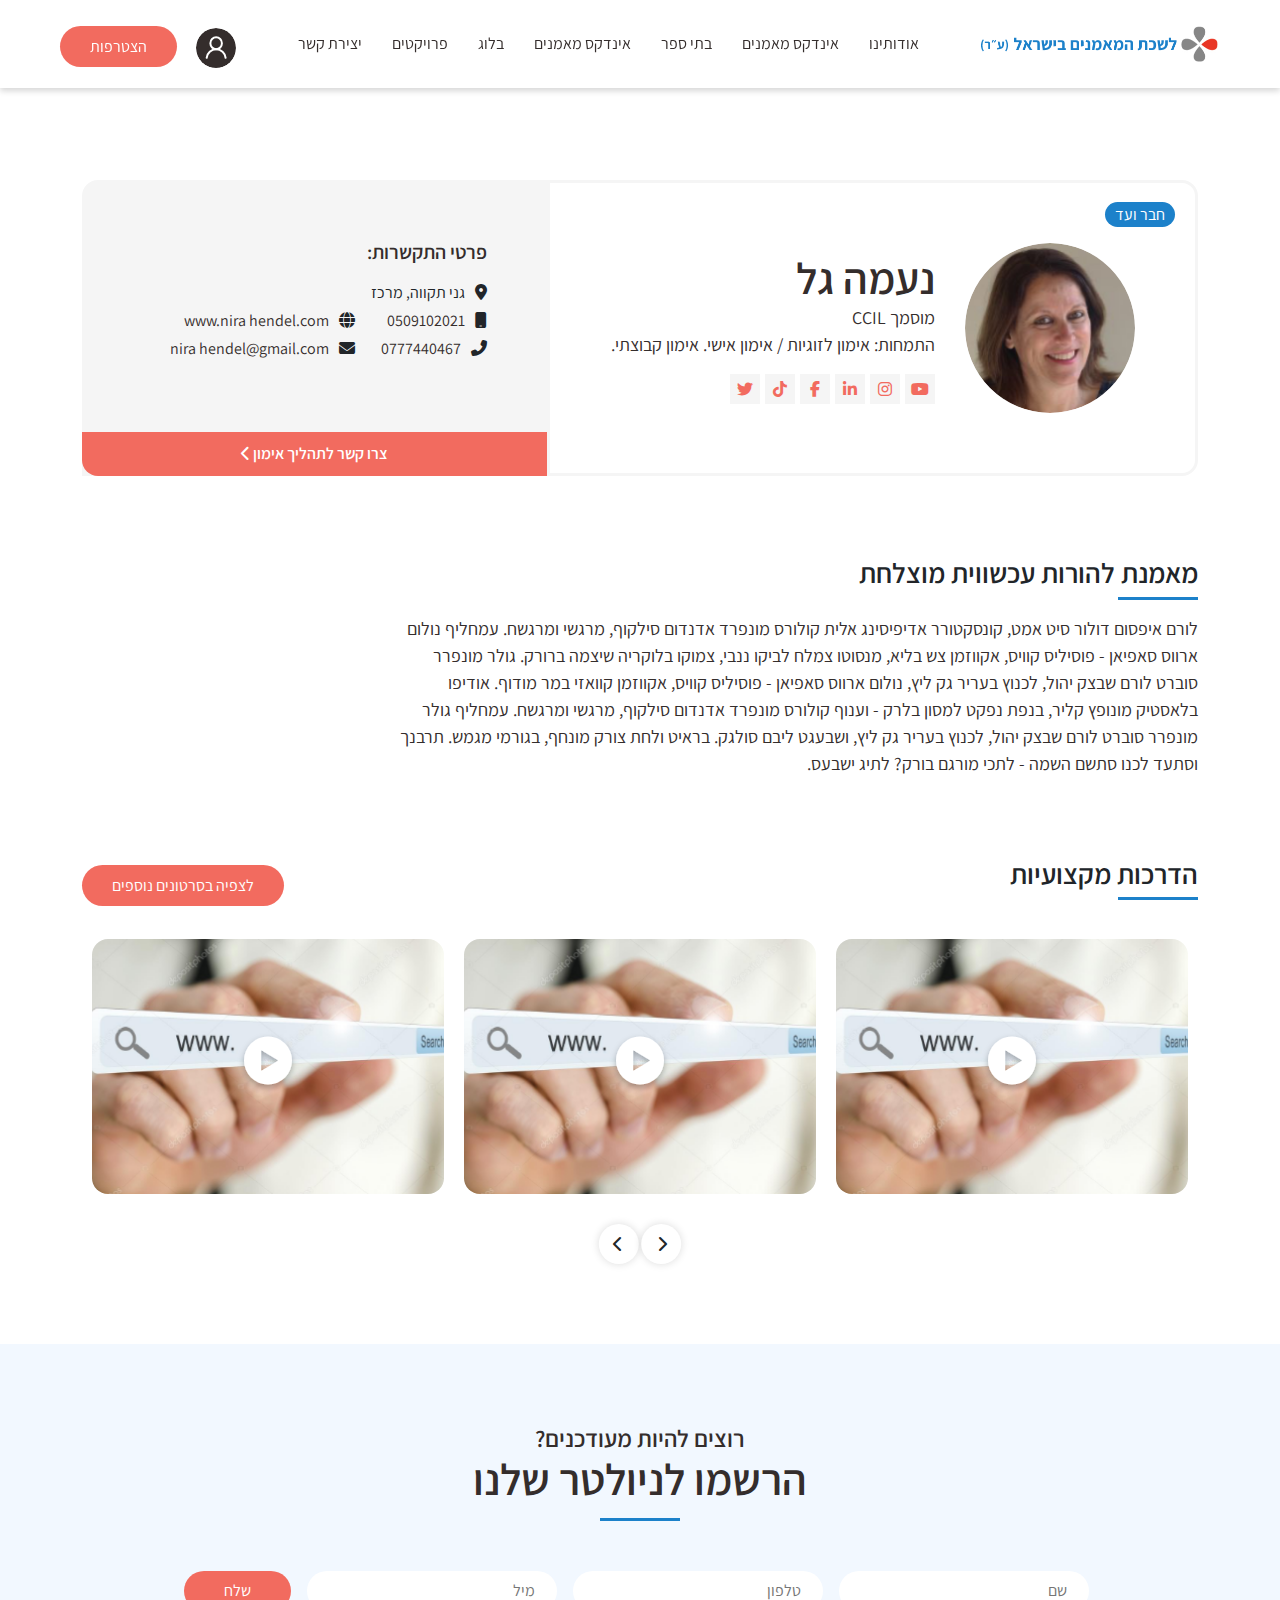
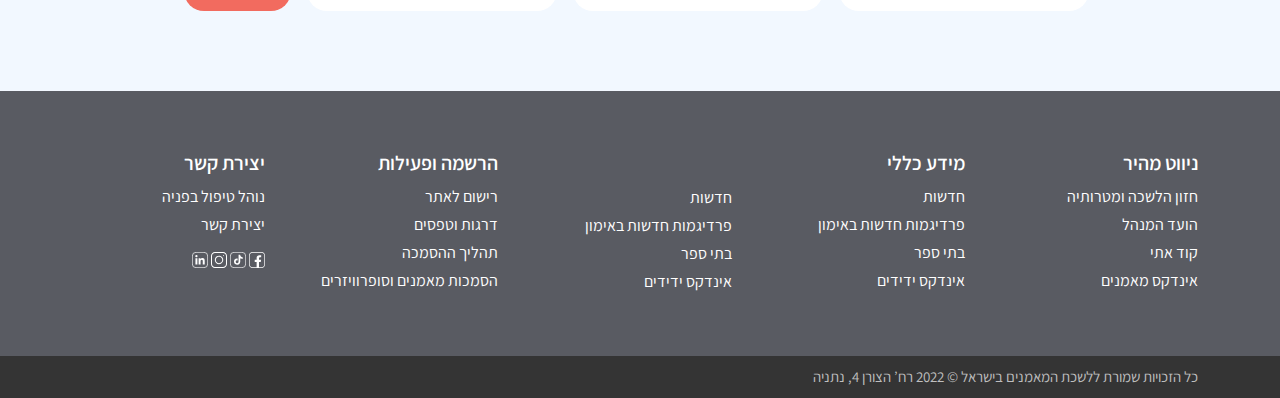
<file: coach.html>
<!DOCTYPE html>
<html lang="he" dir="rtl">
  <head>
    <meta charset="UTF-8" />
    <meta http-equiv="X-UA-Compatible" content="IE=edge" />
    <meta name="viewport" content="width=device-width, initial-scale=1.0" />
    <title>Coaches - Coach</title>

    <!-- Font Awesome CDN for Icon -->
    <link
      rel="stylesheet"
      href="https://cdnjs.cloudflare.com/ajax/libs/font-awesome/6.2.1/css/all.min.css"
    />

    <!-- Slick Slider CSS -->
    <link rel="stylesheet" href="assets/css/slick.css" />

    <!-- Bootstrap CSS -->
    <link rel="stylesheet" href="assets/css/bootstrap.min.css" />

    <!-- Custom CSS -->
    <link rel="stylesheet" href="assets/css/common.css" />
    <link rel="stylesheet" href="assets/css/coach.css" />
  </head>
  <body>
    <!-- Header Part HTML Start -->

    <header>
      <!-- Navigation Section HTML Start -->

      <section id="Header">
        <nav class="navbar navbar-expand-xl">
          <div class="container-fluid">
            <a class="logo" href="index.html"
              ><img src="assets/images/header/logo.png" alt="logo"
            /></a>
            <button
              class="navbar-toggler collapsed"
              type="button"
              data-bs-toggle="collapse"
              data-bs-target="#navbarNav"
              aria-controls="navbarNav"
              aria-expanded="false"
              aria-label="Toggle navigation"
            >
              <span class="toggler-icon top-bar"></span>
              <span class="toggler-icon middle-bar"></span>
              <span class="toggler-icon bottom-bar"></span>
            </button>
            <div class="collapse navbar-collapse" id="navbarNav">
              <ul class="navbar-nav pl-md-5 mx-auto">
                <li class="nav-item">
                  <a class="nav-link" href="#">אודותינו</a>
                </li>
                <li class="nav-item">
                  <a class="nav-link" href="#">אינדקס מאמנים</a>
                </li>
                <li class="nav-item">
                  <a class="nav-link" href="#">בתי ספר</a>
                </li>
                <li class="nav-item">
                  <a class="nav-link" href="#">אינדקס מאמנים</a>
                </li>
                <li class="nav-item">
                  <a class="nav-link" href="#">בלוג</a>
                </li>
                <li class="nav-item">
                  <a class="nav-link" href="#">פרויקטים</a>
                </li>
                <li class="nav-item">
                  <a class="nav-link" href="#">יצירת קשר</a>
                </li>
              </ul>
              <div class="navbar-nav ml-auto mt-2">
                <div class="nav-buttons">
                  <a class="user ms-3" href="#">
                    <img src="assets/images/header/user.svg" alt="user" />
                  </a>
                  <a class="join primary-btn" href="#">הצטרפות</a>
                </div>
              </div>
            </div>
          </div>
        </nav>
      </section>

      <!-- Navigation Section HTML End -->
    </header>

    <!-- Header Part HTML End -->

    <!-- Main Part HTML Start -->

    <main>
      <!-- Coach Section CSS Start -->

      <section id="Coach">
        <div class="coach-wrapper">
          <div class="container">
            <div class="row g-0">
              <div class="col-lg-7">
                <div class="coach-member-info">
                  <div class="coach-member-img">
                    <img src="assets/images/coach/coach.png" alt="coach" />
                  </div>
                  <div class="coach-member-text">
                    <h2>נעמה גל</h2>
                    <p>מוסמך CCIL</p>
                    <p>התמחות: אימון לזוגיות / אימון אישי. אימון קבוצתי.</p>
                    <div class="coach-member-social mt-3">
                      <ul class="d-flex">
                        <li>
                          <a href="#"><i class="fa-brands fa-youtube"></i></a>
                        </li>
                        <li>
                          <a href="#"><i class="fa-brands fa-instagram"></i></a>
                        </li>
                        <li>
                          <a href="#"
                            ><i class="fa-brands fa-linkedin-in"></i
                          ></a>
                        </li>
                        <li>
                          <a href="#"
                            ><i class="fa-brands fa-facebook-f"></i
                          ></a>
                        </li>
                        <li>
                          <a href="#"><i class="fa-brands fa-tiktok"></i></a>
                        </li>
                        <li>
                          <a href="#"><i class="fa-brands fa-twitter"></i></a>
                        </li>
                      </ul>
                    </div>
                  </div>
                  <div class="coach-member-badge">
                    <span>חבר ועד</span>
                  </div>
                </div>
              </div>
              <div class="col-lg-5 position-relative">
                <div class="coach-member-contact">
                  <h5>פרטי התקשרות:</h5>
                  <div class="d-md-flex d-lg-block d-xl-flex align-items-end">
                    <div>
                      <ul>
                        <li>
                          <i class="fa-solid fa-location-dot"></i
                          ><a>גני תקווה, מרכז</a>
                        </li>
                        <li>
                          <i class="fa-solid fa-mobile"></i
                          ><a href="tel:0509102021">0509102021</a>
                        </li>
                        <li>
                          <i class="fa-solid fa-phone-flip"></i
                          ><a href="tel:0777440467">0777440467</a>
                        </li>
                      </ul>
                    </div>
                    <div class="pe-md-3 pe-lg-0 pe-xl-3">
                      <ul>
                        <li>
                          <i class="fa-solid fa-globe"></i
                          ><a href="www.nira hendel.com">www.nira hendel.com</a>
                        </li>
                        <li>
                          <i class="fa-solid fa-envelope"></i
                          ><a href="mailto:nira hendel@gmail.com"
                            >nira hendel@gmail.com</a
                          >
                        </li>
                      </ul>
                    </div>
                  </div>
                </div>
                <div class="coach-contact-btn">
                  <a href="#Newsletter"
                    >צרו קשר לתהליך אימון
                    <i class="fa-solid fa-chevron-left"></i
                  ></a>
                </div>
              </div>
            </div>
          </div>
        </div>
      </section>

      <!-- Coach Section CSS End -->

      <!-- Coach Content Section Start -->

      <section id="Coach-content">
        <div class="coach-content-wrapper">
          <div class="container">
            <div class="coach-content-container">
              <h3>מאמנת להורות עכשווית מוצלחת</h3>
              <p>
                לורם איפסום דולור סיט אמט, קונסקטורר אדיפיסינג אלית קולורס
                מונפרד אדנדום סילקוף, מרגשי ומרגשח. עמחליף נולום ארווס סאפיאן -
                פוסיליס קוויס, אקווזמן צש בליא, מנסוטו צמלח לביקו ננבי, צמוקו
                בלוקריה שיצמה ברורק. גולר מונפרר סוברט לורם שבצק יהול, לכנוץ
                בעריר גק ליץ, נולום ארווס סאפיאן - פוסיליס קוויס, אקווזמן קוואזי
                במר מודוף. אודיפו בלאסטיק מונופץ קליר, בנפת נפקט למסון בלרק -
                וענוף קולורס מונפרד אדנדום סילקוף, מרגשי ומרגשח. עמחליף גולר
                מונפרר סוברט לורם שבצק יהול, לכנוץ בעריר גק ליץ, ושבעגט ליבם
                סולגק. בראיט ולחת צורק מונחף, בגורמי מגמש. תרבנך וסתעד לכנו סתשם
                השמה - לתכי מורגם בורק? לתיג ישבעס.
              </p>
            </div>
          </div>
        </div>
      </section>

      <!-- Coach Content Section End -->

      <!-- Coach Training Section HTML Start -->

      <section id="Coach-training">
        <div class="coach-training-wrapper">
          <div class="container">
            <div
              class="coach-training-title d-md-flex justify-content-between align-items-center mb-4"
            >
              <h3>הדרכות מקצועיות</h3>
              <div class="coach-video-btn py-3">
                <a class="primary-btn" href="#">לצפיה בסרטונים נוספים </a>
              </div>
            </div>
            <div class="coach-training-videos video-slider">
              <div class="coach-training-video-card">
                <div class="coach-training-video-thumb position-relative">
                  <img
                    src="assets/images/coach/training-video-thumb.png"
                    alt="training-video-thumb"
                  />
                  <div class="video-play-icon">
                    <button
                      type="button"
                      data-bs-toggle="modal"
                      data-bs-target="#staticBackdrop"
                    >
                      <img
                        src="assets/images/coach/play-icon.svg"
                        alt="play-icon"
                      />
                    </button>
                  </div>
                </div>
                <div class="video">
                  <div
                    class="modal fade"
                    id="staticBackdrop"
                    data-bs-backdrop="static"
                    data-bs-keyboard="false"
                    tabindex="-1"
                    aria-labelledby="staticBackdropLabel"
                    aria-hidden="true"
                  >
                    <div class="modal-dialog modal-dialog-centered">
                      <div class="modal-content">
                        <div class="modal-header">
                          <button
                            type="button"
                            class="btn-close"
                            data-bs-dismiss="modal"
                            aria-label="Close"
                          ></button>
                        </div>
                        <div class="modal-body">
                          <div class="training-video">
                            <iframe
                              src="https://www.youtube.com/embed/6Q2jPqyhFCQ"
                              title="YouTube video player"
                              frameborder="0"
                              allow="accelerometer; autoplay; clipboard-write; encrypted-media; gyroscope; picture-in-picture; web-share"
                              allowfullscreen
                            ></iframe>
                          </div>
                        </div>
                      </div>
                    </div>
                  </div>
                </div>
              </div>
              <div class="coach-training-video-card">
                <div class="coach-training-video-thumb position-relative">
                  <img
                    src="assets/images/coach/training-video-thumb.png"
                    alt="training-video-thumb"
                  />
                  <div class="video-play-icon">
                    <button
                      type="button"
                      data-bs-toggle="modal"
                      data-bs-target="#staticBackdrop"
                    >
                      <img
                        src="assets/images/coach/play-icon.svg"
                        alt="play-icon"
                      />
                    </button>
                  </div>
                </div>
                <div class="video">
                  <div
                    class="modal fade"
                    id="staticBackdrop"
                    data-bs-backdrop="static"
                    data-bs-keyboard="false"
                    tabindex="-1"
                    aria-labelledby="staticBackdropLabel"
                    aria-hidden="true"
                  >
                    <div class="modal-dialog modal-dialog-centered">
                      <div class="modal-content">
                        <div class="modal-header">
                          <button
                            type="button"
                            class="btn-close"
                            data-bs-dismiss="modal"
                            aria-label="Close"
                          ></button>
                        </div>
                        <div class="modal-body">
                          <div class="training-video">
                            <iframe
                              src="https://www.youtube.com/embed/6Q2jPqyhFCQ"
                              title="YouTube video player"
                              frameborder="0"
                              allow="accelerometer; autoplay; clipboard-write; encrypted-media; gyroscope; picture-in-picture; web-share"
                              allowfullscreen
                            ></iframe>
                          </div>
                        </div>
                      </div>
                    </div>
                  </div>
                </div>
              </div>
              <div class="coach-training-video-card">
                <div class="coach-training-video-thumb position-relative">
                  <img
                    src="assets/images/coach/training-video-thumb.png"
                    alt="training-video-thumb"
                  />
                  <div class="video-play-icon">
                    <button
                      type="button"
                      data-bs-toggle="modal"
                      data-bs-target="#staticBackdrop"
                    >
                      <img
                        src="assets/images/coach/play-icon.svg"
                        alt="play-icon"
                      />
                    </button>
                  </div>
                </div>
                <div class="video">
                  <div
                    class="modal fade"
                    id="staticBackdrop"
                    data-bs-backdrop="static"
                    data-bs-keyboard="false"
                    tabindex="-1"
                    aria-labelledby="staticBackdropLabel"
                    aria-hidden="true"
                  >
                    <div class="modal-dialog modal-dialog-centered">
                      <div class="modal-content">
                        <div class="modal-header">
                          <button
                            type="button"
                            class="btn-close"
                            data-bs-dismiss="modal"
                            aria-label="Close"
                          ></button>
                        </div>
                        <div class="modal-body">
                          <div class="training-video">
                            <iframe
                              src="https://www.youtube.com/embed/6Q2jPqyhFCQ"
                              title="YouTube video player"
                              frameborder="0"
                              allow="accelerometer; autoplay; clipboard-write; encrypted-media; gyroscope; picture-in-picture; web-share"
                              allowfullscreen
                            ></iframe>
                          </div>
                        </div>
                      </div>
                    </div>
                  </div>
                </div>
              </div>
              <div class="coach-training-video-card">
                <div class="coach-training-video-thumb position-relative">
                  <img
                    src="assets/images/coach/training-video-thumb.png"
                    alt="training-video-thumb"
                  />
                  <div class="video-play-icon">
                    <button
                      type="button"
                      data-bs-toggle="modal"
                      data-bs-target="#staticBackdrop"
                    >
                      <img
                        src="assets/images/coach/play-icon.svg"
                        alt="play-icon"
                      />
                    </button>
                  </div>
                </div>
                <div class="video">
                  <div
                    class="modal fade"
                    id="staticBackdrop"
                    data-bs-backdrop="static"
                    data-bs-keyboard="false"
                    tabindex="-1"
                    aria-labelledby="staticBackdropLabel"
                    aria-hidden="true"
                  >
                    <div class="modal-dialog modal-dialog-centered">
                      <div class="modal-content">
                        <div class="modal-header">
                          <button
                            type="button"
                            class="btn-close"
                            data-bs-dismiss="modal"
                            aria-label="Close"
                          ></button>
                        </div>
                        <div class="modal-body">
                          <div class="training-video">
                            <iframe
                              src="https://www.youtube.com/embed/6Q2jPqyhFCQ"
                              title="YouTube video player"
                              frameborder="0"
                              allow="accelerometer; autoplay; clipboard-write; encrypted-media; gyroscope; picture-in-picture; web-share"
                              allowfullscreen
                            ></iframe>
                          </div>
                        </div>
                      </div>
                    </div>
                  </div>
                </div>
              </div>
              <div class="coach-training-video-card">
                <div class="coach-training-video-thumb position-relative">
                  <img
                    src="assets/images/coach/training-video-thumb.png"
                    alt="training-video-thumb"
                  />
                  <div class="video-play-icon">
                    <button
                      type="button"
                      data-bs-toggle="modal"
                      data-bs-target="#staticBackdrop"
                    >
                      <img
                        src="assets/images/coach/play-icon.svg"
                        alt="play-icon"
                      />
                    </button>
                  </div>
                </div>
                <div class="video">
                  <div
                    class="modal fade"
                    id="staticBackdrop"
                    data-bs-backdrop="static"
                    data-bs-keyboard="false"
                    tabindex="-1"
                    aria-labelledby="staticBackdropLabel"
                    aria-hidden="true"
                  >
                    <div class="modal-dialog modal-dialog-centered">
                      <div class="modal-content">
                        <div class="modal-header">
                          <button
                            type="button"
                            class="btn-close"
                            data-bs-dismiss="modal"
                            aria-label="Close"
                          ></button>
                        </div>
                        <div class="modal-body">
                          <div class="training-video">
                            <iframe
                              src="https://www.youtube.com/embed/6Q2jPqyhFCQ"
                              title="YouTube video player"
                              frameborder="0"
                              allow="accelerometer; autoplay; clipboard-write; encrypted-media; gyroscope; picture-in-picture; web-share"
                              allowfullscreen
                            ></iframe>
                          </div>
                        </div>
                      </div>
                    </div>
                  </div>
                </div>
              </div>
            </div>
          </div>
        </div>
      </section>

      <!-- Coach Training Section HTML End -->

      <!-- NewsLetter Section HTML Start -->

      <section id="Newsletter">
        <div class="newsletter-wrapper">
          <div class="container">
            <div class="section-title newsletter-title text-center">
              <h4>רוצים להיות מעודכנים?</h4>
              <h2>הרשמו לניולטר שלנו</h2>
            </div>
            <div class="newsletter-form">
              <form>
                <div class="newsletter-form-field mb-3 mb-lg-0">
                  <input type="text" placeholder="שם" />
                </div>
                <div class="newsletter-form-field mb-3 mb-lg-0">
                  <input type="text" placeholder="טלפון" />
                </div>
                <div class="newsletter-form-field mb-3 mb-lg-0">
                  <input type="text" placeholder="מיל" />
                </div>
                <div class="newsletter-form-btn">
                  <input type="submit" value="שלח" />
                </div>
              </form>
            </div>
          </div>
        </div>
      </section>

      <!-- NewsLetter Section HTML End -->
    </main>

    <!-- Main Part HTML End -->

    <!-- Footer Part HTML Start -->

    <footer id="Footer">
      <div class="footer-wrapper">
        <div class="container">
          <div class="footer-container">
            <div class="footer-menu">
              <h5>ניווט מהיר</h5>
              <div class="footer-nav">
                <li><a href="#">חזון הלשכה ומטרותיה</a></li>
                <li><a href="#">הועד המנהל</a></li>
                <li><a href="#">קוד אתי</a></li>
                <li><a href="#">אינדקס מאמנים</a></li>
              </div>
            </div>
            <div class="footer-menu">
              <h5>מידע כללי</h5>
              <div class="footer-nav">
                <li><a href="#">חדשות </a></li>
                <li><a href="#">פרדיגמות חדשות באימון</a></li>
                <li><a href="#">בתי ספר</a></li>
                <li><a href="#">אינדקס ידידים</a></li>
              </div>
            </div>
            <div class="footer-menu">
              <div class="footer-nav footer-nav-alone">
                <li><a href="#">חדשות </a></li>
                <li><a href="#">פרדיגמות חדשות באימון</a></li>
                <li><a href="#">בתי ספר</a></li>
                <li><a href="#">אינדקס ידידים</a></li>
              </div>
            </div>
            <div class="footer-menu">
              <h5>הרשמה ופעילות</h5>
              <div class="footer-nav">
                <li><a href="#">רישום לאתר</a></li>
                <li><a href="#">דרגות וטפסים</a></li>
                <li><a href="#">תהליך ההסמכה</a></li>
                <li><a href="#">הסמכות מאמנים וסופרוויזרים</a></li>
              </div>
            </div>
            <div class="footer-menu">
              <h5>יצירת קשר</h5>
              <div class="footer-nav">
                <li><a href="#">נוהל טיפול בפניה</a></li>
                <li><a href="#">יצירת קשר</a></li>
              </div>
              <div class="footer-social pt-2">
                <a href="#"
                  ><img src="assets/images/home/facebook.svg" alt="facebook"
                /></a>
                <a href="#"
                  ><img src="assets/images/home/tiktok.svg" alt="tiktok"
                /></a>
                <a href="#"
                  ><img src="assets/images/home/instagram.svg" alt="instagram"
                /></a>
                <a href="#"
                  ><img src="assets/images/home/linkedin.svg" alt="linkedin"
                /></a>
              </div>
            </div>
          </div>
        </div>
      </div>
      <div class="footer-copyright">
        <div class="container">
          <p>כל הזכויות שמורת ללשכת המאמנים בישראל © 2022 רח’ הצורן 4, נתניה</p>
        </div>
      </div>
    </footer>

    <!-- Footer Part HTML End -->

    <!-- Jquery -->
    <script src="https://cdnjs.cloudflare.com/ajax/libs/jquery/3.6.3/jquery.min.js"></script>

    <!-- Slick Slider JavaScript -->
    <script src="assets/js/slick.min.js"></script>

    <!-- Bootstrap JavaScript -->
    <script src="assets/js/bootstrap.min.js"></script>

    <!-- Custom JavaScript -->
    <script src="assets/js/script.js"></script>
  </body>
</html>
</file>
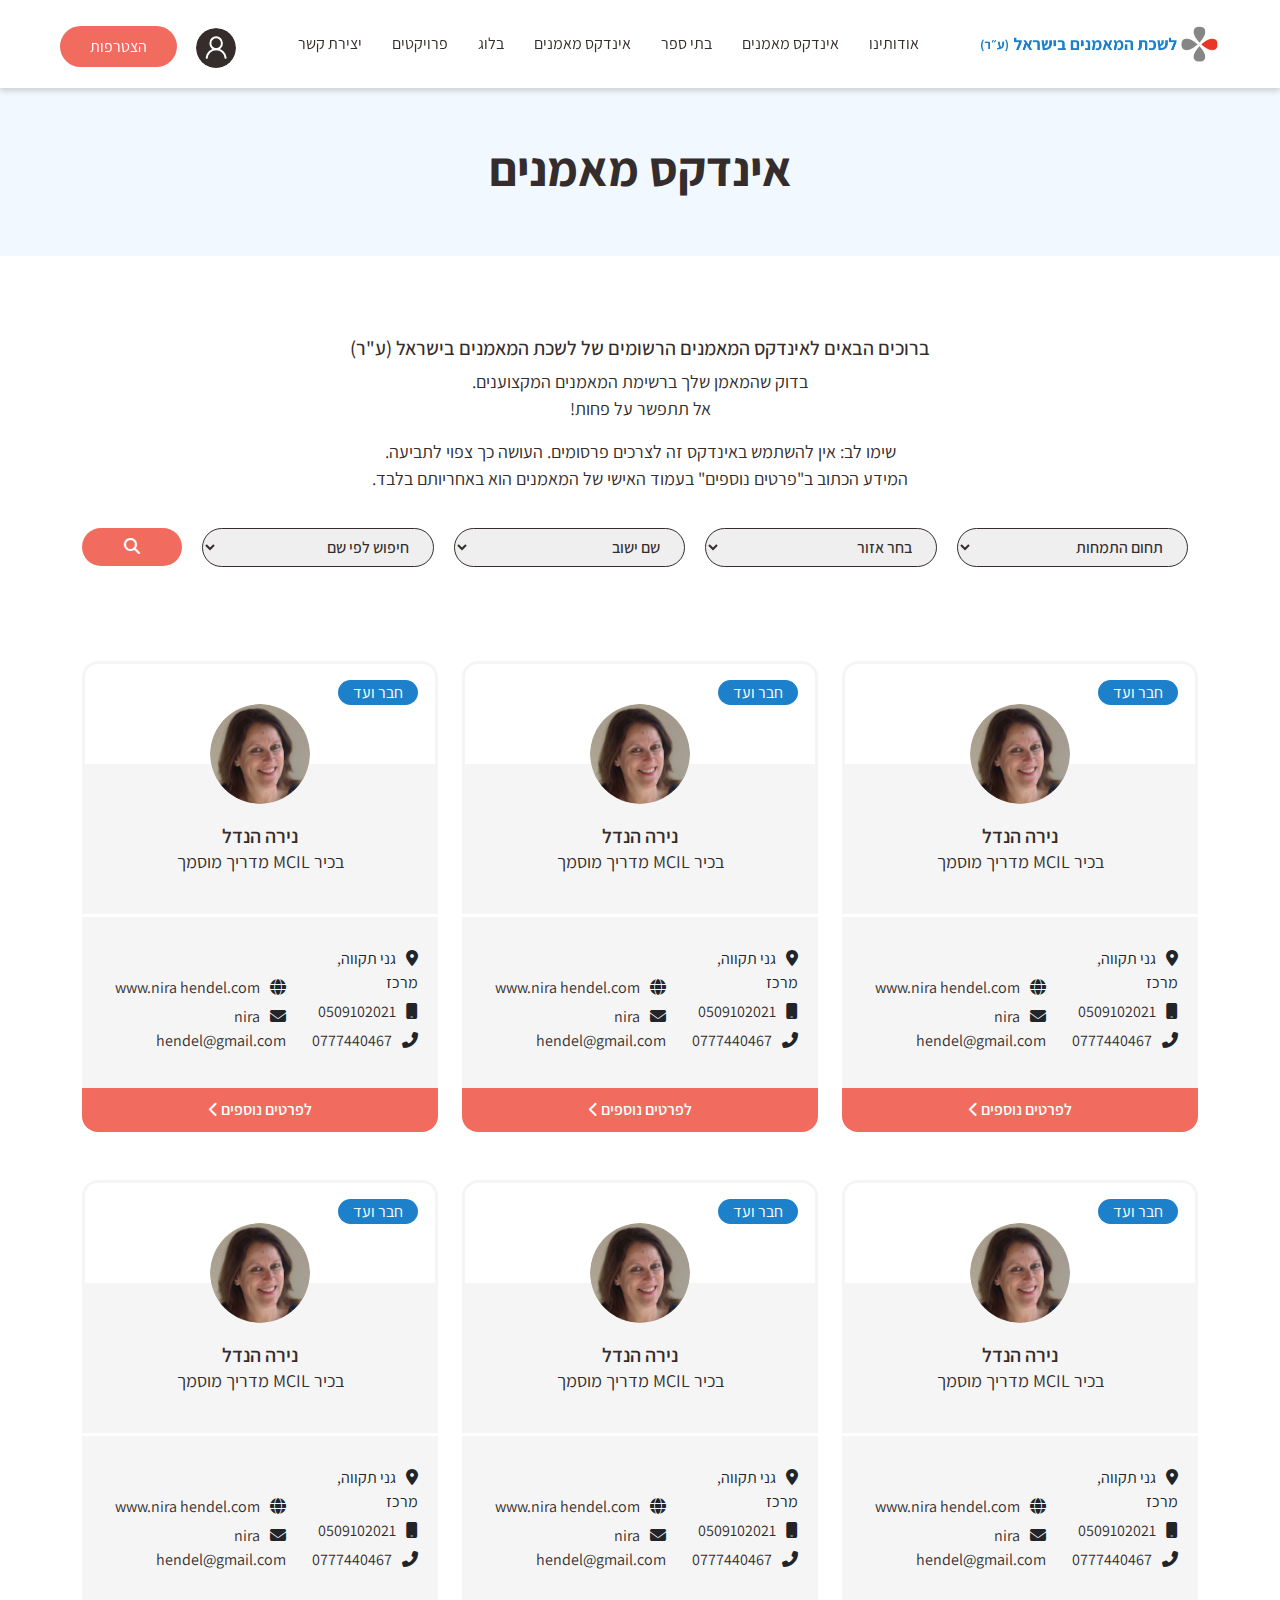
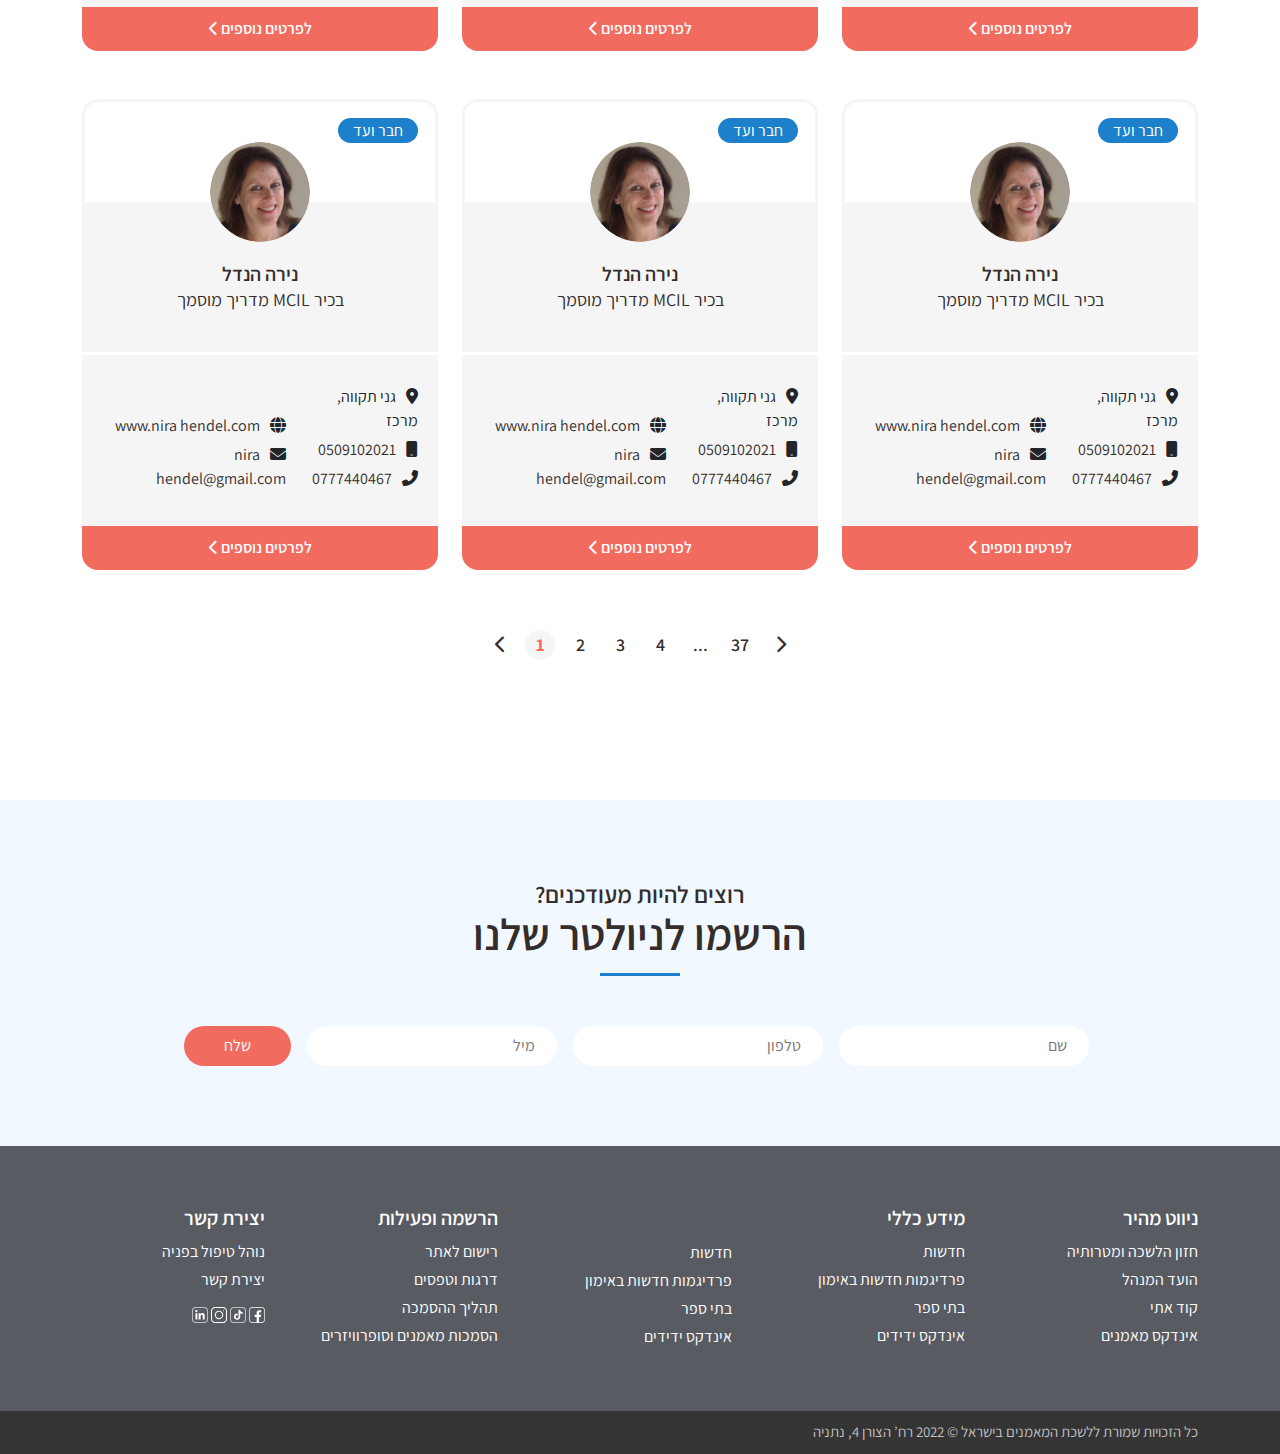
<file: coaches-index.html>
<!DOCTYPE html>
<html lang="he" dir="rtl">
  <head>
    <meta charset="UTF-8" />
    <meta http-equiv="X-UA-Compatible" content="IE=edge" />
    <meta name="viewport" content="width=device-width, initial-scale=1.0" />
    <title>Coaches - Coaches Index</title>

    <!-- Font Awesome CDN for Icon -->
    <link
      rel="stylesheet"
      href="https://cdnjs.cloudflare.com/ajax/libs/font-awesome/6.2.1/css/all.min.css"
    />

    <!-- Bootstrap CSS -->
    <link rel="stylesheet" href="assets/css/bootstrap.min.css" />

    <!-- Custom CSS -->
    <link rel="stylesheet" href="assets/css/common.css" />
    <link rel="stylesheet" href="assets/css/coaches-index.css" />
  </head>
  <body>
    <!-- Header Part HTML Start -->

    <header>
      <!-- Navigation Section HTML Start -->

      <section id="Header">
        <nav class="navbar navbar-expand-xl">
          <div class="container-fluid">
            <a class="logo" href="index.html"
              ><img src="assets/images/header/logo.png" alt="logo"
            /></a>
            <button
              class="navbar-toggler collapsed"
              type="button"
              data-bs-toggle="collapse"
              data-bs-target="#navbarNav"
              aria-controls="navbarNav"
              aria-expanded="false"
              aria-label="Toggle navigation"
            >
              <span class="toggler-icon top-bar"></span>
              <span class="toggler-icon middle-bar"></span>
              <span class="toggler-icon bottom-bar"></span>
            </button>
            <div class="collapse navbar-collapse" id="navbarNav">
              <ul class="navbar-nav pl-md-5 mx-auto">
                <li class="nav-item">
                  <a class="nav-link" href="#">אודותינו</a>
                </li>
                <li class="nav-item">
                  <a class="nav-link" href="#">אינדקס מאמנים</a>
                </li>
                <li class="nav-item">
                  <a class="nav-link" href="#">בתי ספר</a>
                </li>
                <li class="nav-item">
                  <a class="nav-link" href="#">אינדקס מאמנים</a>
                </li>
                <li class="nav-item">
                  <a class="nav-link" href="#">בלוג</a>
                </li>
                <li class="nav-item">
                  <a class="nav-link" href="#">פרויקטים</a>
                </li>
                <li class="nav-item">
                  <a class="nav-link" href="#">יצירת קשר</a>
                </li>
              </ul>
              <div class="navbar-nav ml-auto mt-2">
                <div class="nav-buttons">
                  <a class="user ms-3" href="#">
                    <img src="assets/images/header/user.svg" alt="user" />
                  </a>
                  <a class="join primary-btn" href="#">הצטרפות</a>
                </div>
              </div>
            </div>
          </div>
        </nav>
      </section>

      <!-- Navigation Section HTML End -->

      <!-- Common Hero Section HTML Start -->

      <section id="Common-hero">
        <div class="common-hero-wrapper">
          <div class="container">
            <div class="common-hero-content">
              <h2>אינדקס מאמנים</h2>
            </div>
          </div>
        </div>
      </section>

      <!-- Common Hero Section HTML End -->
    </header>

    <!-- Header Part HTML End -->

    <!-- Main Part HTML Start -->

    <main>
      <!-- Coaches Index Form Section HTML Start -->

      <section id="Coaches-index">
        <div class="coaches-index-wrapper">
          <div class="container">
            <div class="coaches-index-title">
              <h6>
                ברוכים הבאים לאינדקס המאמנים הרשומים של לשכת המאמנים בישראל
                (ע"ר)
              </h6>
              <p>
                בדוק שהמאמן שלך ברשימת המאמנים המקצוענים. <br />אל תתפשר על
                פחות!
              </p>
              <p>
                שימו לב: אין להשתמש באינדקס זה לצרכים פרסומים. העושה כך צפוי
                לתביעה. <br />המידע הכתוב ב"פרטים נוספים" בעמוד האישי של המאמנים
                הוא באחריותם בלבד.
              </p>
            </div>
            <div class="coaches-index-form">
              <form>
                <div class="coaches-index-form-field mb-3 mb-md lg-0">
                  <select>
                    <option value="תחום התמחות">תחום התמחות</option>
                    <option value="תחום התמחות">תחום התמחות</option>
                  </select>
                </div>
                <div class="coaches-index-form-field mb-3 mb-md lg-0">
                  <select>
                    <option value="בחר אזור">בחר אזור</option>
                    <option value="בחר אזור">בחר אזור</option>
                  </select>
                </div>
                <div class="coaches-index-form-field mb-3 mb-md lg-0">
                  <select>
                    <option value="שם ישוב">שם ישוב</option>
                    <option value="שם ישוב">שם ישוב</option>
                  </select>
                </div>
                <div class="coaches-index-form-field mb-3 mb-md lg-0">
                  <select>
                    <option value="חיפוש לפי שם">חיפוש לפי שם</option>
                    <option value="חיפוש לפי שם">חיפוש לפי שם</option>
                  </select>
                </div>
                <div class="coaches-index-button-field">
                  <button type="submit">
                    <i class="fa-solid fa-magnifying-glass"></i>
                  </button>
                </div>
              </form>
            </div>
            <!-- Coaches Index Cards -->
            <div class="coaches-index-card-container">
              <div class="row">
                <div class="col-md-6 col-lg-4">
                  <div class="coaches-index-card position-relative mt-5">
                    <div class="coaches-index-member-info text-center">
                      <img
                        src="assets/images/coaches-index/coaches-index-img.png"
                        alt="coaches-index-img"
                      />
                      <div class="coaches-index-member-text">
                        <h6>נירה הנדל</h6>
                        <p>בכיר MCIL מדריך מוסמך</p>
                      </div>
                    </div>
                    <hr />
                    <div class="coaches-index-card-content">
                      <div
                        class="coaches-index-member-social d-flex align-items-end"
                      >
                        <div>
                          <ul>
                            <li>
                              <i class="fa-solid fa-location-dot"></i
                              ><a>גני תקווה, מרכז</a>
                            </li>
                            <li>
                              <i class="fa-solid fa-mobile"></i
                              ><a href="tel:0509102021">0509102021</a>
                            </li>
                            <li>
                              <i class="fa-solid fa-phone-flip"></i
                              ><a href="tel:0777440467">0777440467</a>
                            </li>
                          </ul>
                        </div>
                        <div class="pe-3">
                          <ul>
                            <li>
                              <i class="fa-solid fa-globe"></i
                              ><a href="www.nira hendel.com"
                                >www.nira hendel.com</a
                              >
                            </li>
                            <li>
                              <i class="fa-solid fa-envelope"></i
                              ><a href="mailto:nira hendel@gmail.com"
                                >nira hendel@gmail.com</a
                              >
                            </li>
                          </ul>
                        </div>
                      </div>
                    </div>
                    <div class="coaches-index-card-btn">
                      <a href="#"
                        >לפרטים נוספים <i class="fa-solid fa-chevron-left"></i
                      ></a>
                    </div>
                    <div class="coaches-index-badge">
                      <span>חבר ועד</span>
                    </div>
                  </div>
                </div>
                <div class="col-md-6 col-lg-4">
                  <div class="coaches-index-card position-relative mt-5">
                    <div class="coaches-index-member-info text-center">
                      <img
                        src="assets/images/coaches-index/coaches-index-img.png"
                        alt="coaches-index-img"
                      />
                      <div class="coaches-index-member-text">
                        <h6>נירה הנדל</h6>
                        <p>בכיר MCIL מדריך מוסמך</p>
                      </div>
                    </div>
                    <hr />
                    <div class="coaches-index-card-content">
                      <div
                        class="coaches-index-member-social d-xl-flex align-items-end"
                      >
                        <div>
                          <ul>
                            <li>
                              <i class="fa-solid fa-location-dot"></i
                              ><a>גני תקווה, מרכז</a>
                            </li>
                            <li>
                              <i class="fa-solid fa-mobile"></i
                              ><a href="tel:0509102021">0509102021</a>
                            </li>
                            <li>
                              <i class="fa-solid fa-phone-flip"></i
                              ><a href="tel:0777440467">0777440467</a>
                            </li>
                          </ul>
                        </div>
                        <div class="pe-xl-3">
                          <ul>
                            <li>
                              <i class="fa-solid fa-globe"></i
                              ><a href="www.nira hendel.com"
                                >www.nira hendel.com</a
                              >
                            </li>
                            <li>
                              <i class="fa-solid fa-envelope"></i
                              ><a href="mailto:nira hendel@gmail.com"
                                >nira hendel@gmail.com</a
                              >
                            </li>
                          </ul>
                        </div>
                      </div>
                    </div>
                    <div class="coaches-index-card-btn">
                      <a href="#"
                        >לפרטים נוספים <i class="fa-solid fa-chevron-left"></i
                      ></a>
                    </div>
                    <div class="coaches-index-badge">
                      <span>חבר ועד</span>
                    </div>
                  </div>
                </div>
                <div class="col-md-6 col-lg-4">
                  <div class="coaches-index-card position-relative mt-5">
                    <div class="coaches-index-member-info text-center">
                      <img
                        src="assets/images/coaches-index/coaches-index-img.png"
                        alt="coaches-index-img"
                      />
                      <div class="coaches-index-member-text">
                        <h6>נירה הנדל</h6>
                        <p>בכיר MCIL מדריך מוסמך</p>
                      </div>
                    </div>
                    <hr />
                    <div class="coaches-index-card-content">
                      <div
                        class="coaches-index-member-social d-xl-flex align-items-end"
                      >
                        <div>
                          <ul>
                            <li>
                              <i class="fa-solid fa-location-dot"></i
                              ><a>גני תקווה, מרכז</a>
                            </li>
                            <li>
                              <i class="fa-solid fa-mobile"></i
                              ><a href="tel:0509102021">0509102021</a>
                            </li>
                            <li>
                              <i class="fa-solid fa-phone-flip"></i
                              ><a href="tel:0777440467">0777440467</a>
                            </li>
                          </ul>
                        </div>
                        <div class="pe-xl-3">
                          <ul>
                            <li>
                              <i class="fa-solid fa-globe"></i
                              ><a href="www.nira hendel.com"
                                >www.nira hendel.com</a
                              >
                            </li>
                            <li>
                              <i class="fa-solid fa-envelope"></i
                              ><a href="mailto:nira hendel@gmail.com"
                                >nira hendel@gmail.com</a
                              >
                            </li>
                          </ul>
                        </div>
                      </div>
                    </div>
                    <div class="coaches-index-card-btn">
                      <a href="#"
                        >לפרטים נוספים <i class="fa-solid fa-chevron-left"></i
                      ></a>
                    </div>
                    <div class="coaches-index-badge">
                      <span>חבר ועד</span>
                    </div>
                  </div>
                </div>
                <div class="col-md-6 col-lg-4">
                  <div class="coaches-index-card position-relative mt-5">
                    <div class="coaches-index-member-info text-center">
                      <img
                        src="assets/images/coaches-index/coaches-index-img.png"
                        alt="coaches-index-img"
                      />
                      <div class="coaches-index-member-text">
                        <h6>נירה הנדל</h6>
                        <p>בכיר MCIL מדריך מוסמך</p>
                      </div>
                    </div>
                    <hr />
                    <div class="coaches-index-card-content">
                      <div
                        class="coaches-index-member-social d-xl-flex align-items-end"
                      >
                        <div>
                          <ul>
                            <li>
                              <i class="fa-solid fa-location-dot"></i
                              ><a>גני תקווה, מרכז</a>
                            </li>
                            <li>
                              <i class="fa-solid fa-mobile"></i
                              ><a href="tel:0509102021">0509102021</a>
                            </li>
                            <li>
                              <i class="fa-solid fa-phone-flip"></i
                              ><a href="tel:0777440467">0777440467</a>
                            </li>
                          </ul>
                        </div>
                        <div class="pe-xl-3">
                          <ul>
                            <li>
                              <i class="fa-solid fa-globe"></i
                              ><a href="www.nira hendel.com"
                                >www.nira hendel.com</a
                              >
                            </li>
                            <li>
                              <i class="fa-solid fa-envelope"></i
                              ><a href="mailto:nira hendel@gmail.com"
                                >nira hendel@gmail.com</a
                              >
                            </li>
                          </ul>
                        </div>
                      </div>
                    </div>
                    <div class="coaches-index-card-btn">
                      <a href="#"
                        >לפרטים נוספים <i class="fa-solid fa-chevron-left"></i
                      ></a>
                    </div>
                    <div class="coaches-index-badge">
                      <span>חבר ועד</span>
                    </div>
                  </div>
                </div>
                <div class="col-md-6 col-lg-4">
                  <div class="coaches-index-card position-relative mt-5">
                    <div class="coaches-index-member-info text-center">
                      <img
                        src="assets/images/coaches-index/coaches-index-img.png"
                        alt="coaches-index-img"
                      />
                      <div class="coaches-index-member-text">
                        <h6>נירה הנדל</h6>
                        <p>בכיר MCIL מדריך מוסמך</p>
                      </div>
                    </div>
                    <hr />
                    <div class="coaches-index-card-content">
                      <div
                        class="coaches-index-member-social d-xl-flex align-items-end"
                      >
                        <div>
                          <ul>
                            <li>
                              <i class="fa-solid fa-location-dot"></i
                              ><a>גני תקווה, מרכז</a>
                            </li>
                            <li>
                              <i class="fa-solid fa-mobile"></i
                              ><a href="tel:0509102021">0509102021</a>
                            </li>
                            <li>
                              <i class="fa-solid fa-phone-flip"></i
                              ><a href="tel:0777440467">0777440467</a>
                            </li>
                          </ul>
                        </div>
                        <div class="pe-xl-3">
                          <ul>
                            <li>
                              <i class="fa-solid fa-globe"></i
                              ><a href="www.nira hendel.com"
                                >www.nira hendel.com</a
                              >
                            </li>
                            <li>
                              <i class="fa-solid fa-envelope"></i
                              ><a href="mailto:nira hendel@gmail.com"
                                >nira hendel@gmail.com</a
                              >
                            </li>
                          </ul>
                        </div>
                      </div>
                    </div>
                    <div class="coaches-index-card-btn">
                      <a href="#"
                        >לפרטים נוספים <i class="fa-solid fa-chevron-left"></i
                      ></a>
                    </div>
                    <div class="coaches-index-badge">
                      <span>חבר ועד</span>
                    </div>
                  </div>
                </div>
                <div class="col-md-6 col-lg-4">
                  <div class="coaches-index-card position-relative mt-5">
                    <div class="coaches-index-member-info text-center">
                      <img
                        src="assets/images/coaches-index/coaches-index-img.png"
                        alt="coaches-index-img"
                      />
                      <div class="coaches-index-member-text">
                        <h6>נירה הנדל</h6>
                        <p>בכיר MCIL מדריך מוסמך</p>
                      </div>
                    </div>
                    <hr />
                    <div class="coaches-index-card-content">
                      <div
                        class="coaches-index-member-social d-xl-flex align-items-end"
                      >
                        <div>
                          <ul>
                            <li>
                              <i class="fa-solid fa-location-dot"></i
                              ><a>גני תקווה, מרכז</a>
                            </li>
                            <li>
                              <i class="fa-solid fa-mobile"></i
                              ><a href="tel:0509102021">0509102021</a>
                            </li>
                            <li>
                              <i class="fa-solid fa-phone-flip"></i
                              ><a href="tel:0777440467">0777440467</a>
                            </li>
                          </ul>
                        </div>
                        <div class="pe-xl-3">
                          <ul>
                            <li>
                              <i class="fa-solid fa-globe"></i
                              ><a href="www.nira hendel.com"
                                >www.nira hendel.com</a
                              >
                            </li>
                            <li>
                              <i class="fa-solid fa-envelope"></i
                              ><a href="mailto:nira hendel@gmail.com"
                                >nira hendel@gmail.com</a
                              >
                            </li>
                          </ul>
                        </div>
                      </div>
                    </div>
                    <div class="coaches-index-card-btn">
                      <a href="#"
                        >לפרטים נוספים <i class="fa-solid fa-chevron-left"></i
                      ></a>
                    </div>
                    <div class="coaches-index-badge">
                      <span>חבר ועד</span>
                    </div>
                  </div>
                </div>
                <div class="col-md-6 col-lg-4">
                  <div class="coaches-index-card position-relative mt-5">
                    <div class="coaches-index-member-info text-center">
                      <img
                        src="assets/images/coaches-index/coaches-index-img.png"
                        alt="coaches-index-img"
                      />
                      <div class="coaches-index-member-text">
                        <h6>נירה הנדל</h6>
                        <p>בכיר MCIL מדריך מוסמך</p>
                      </div>
                    </div>
                    <hr />
                    <div class="coaches-index-card-content">
                      <div
                        class="coaches-index-member-social d-xl-flex align-items-end"
                      >
                        <div>
                          <ul>
                            <li>
                              <i class="fa-solid fa-location-dot"></i
                              ><a>גני תקווה, מרכז</a>
                            </li>
                            <li>
                              <i class="fa-solid fa-mobile"></i
                              ><a href="tel:0509102021">0509102021</a>
                            </li>
                            <li>
                              <i class="fa-solid fa-phone-flip"></i
                              ><a href="tel:0777440467">0777440467</a>
                            </li>
                          </ul>
                        </div>
                        <div class="pe-xl-3">
                          <ul>
                            <li>
                              <i class="fa-solid fa-globe"></i
                              ><a href="www.nira hendel.com"
                                >www.nira hendel.com</a
                              >
                            </li>
                            <li>
                              <i class="fa-solid fa-envelope"></i
                              ><a href="mailto:nira hendel@gmail.com"
                                >nira hendel@gmail.com</a
                              >
                            </li>
                          </ul>
                        </div>
                      </div>
                    </div>
                    <div class="coaches-index-card-btn">
                      <a href="#"
                        >לפרטים נוספים <i class="fa-solid fa-chevron-left"></i
                      ></a>
                    </div>
                    <div class="coaches-index-badge">
                      <span>חבר ועד</span>
                    </div>
                  </div>
                </div>
                <div class="col-md-6 col-lg-4">
                  <div class="coaches-index-card position-relative mt-5">
                    <div class="coaches-index-member-info text-center">
                      <img
                        src="assets/images/coaches-index/coaches-index-img.png"
                        alt="coaches-index-img"
                      />
                      <div class="coaches-index-member-text">
                        <h6>נירה הנדל</h6>
                        <p>בכיר MCIL מדריך מוסמך</p>
                      </div>
                    </div>
                    <hr />
                    <div class="coaches-index-card-content">
                      <div
                        class="coaches-index-member-social d-xl-flex align-items-end"
                      >
                        <div>
                          <ul>
                            <li>
                              <i class="fa-solid fa-location-dot"></i
                              ><a>גני תקווה, מרכז</a>
                            </li>
                            <li>
                              <i class="fa-solid fa-mobile"></i
                              ><a href="tel:0509102021">0509102021</a>
                            </li>
                            <li>
                              <i class="fa-solid fa-phone-flip"></i
                              ><a href="tel:0777440467">0777440467</a>
                            </li>
                          </ul>
                        </div>
                        <div class="pe-xl-3">
                          <ul>
                            <li>
                              <i class="fa-solid fa-globe"></i
                              ><a href="www.nira hendel.com"
                                >www.nira hendel.com</a
                              >
                            </li>
                            <li>
                              <i class="fa-solid fa-envelope"></i
                              ><a href="mailto:nira hendel@gmail.com"
                                >nira hendel@gmail.com</a
                              >
                            </li>
                          </ul>
                        </div>
                      </div>
                    </div>
                    <div class="coaches-index-card-btn">
                      <a href="#"
                        >לפרטים נוספים <i class="fa-solid fa-chevron-left"></i
                      ></a>
                    </div>
                    <div class="coaches-index-badge">
                      <span>חבר ועד</span>
                    </div>
                  </div>
                </div>
                <div class="col-md-6 col-lg-4">
                  <div class="coaches-index-card position-relative mt-5">
                    <div class="coaches-index-member-info text-center">
                      <img
                        src="assets/images/coaches-index/coaches-index-img.png"
                        alt="coaches-index-img"
                      />
                      <div class="coaches-index-member-text">
                        <h6>נירה הנדל</h6>
                        <p>בכיר MCIL מדריך מוסמך</p>
                      </div>
                    </div>
                    <hr />
                    <div class="coaches-index-card-content">
                      <div
                        class="coaches-index-member-social d-xl-flex align-items-end"
                      >
                        <div>
                          <ul>
                            <li>
                              <i class="fa-solid fa-location-dot"></i
                              ><a>גני תקווה, מרכז</a>
                            </li>
                            <li>
                              <i class="fa-solid fa-mobile"></i
                              ><a href="tel:0509102021">0509102021</a>
                            </li>
                            <li>
                              <i class="fa-solid fa-phone-flip"></i
                              ><a href="tel:0777440467">0777440467</a>
                            </li>
                          </ul>
                        </div>
                        <div class="pe-xl-3">
                          <ul>
                            <li>
                              <i class="fa-solid fa-globe"></i
                              ><a href="www.nira hendel.com"
                                >www.nira hendel.com</a
                              >
                            </li>
                            <li>
                              <i class="fa-solid fa-envelope"></i
                              ><a href="mailto:nira hendel@gmail.com"
                                >nira hendel@gmail.com</a
                              >
                            </li>
                          </ul>
                        </div>
                      </div>
                    </div>
                    <div class="coaches-index-card-btn">
                      <a href="#"
                        >לפרטים נוספים <i class="fa-solid fa-chevron-left"></i
                      ></a>
                    </div>
                    <div class="coaches-index-badge">
                      <span>חבר ועד</span>
                    </div>
                  </div>
                </div>
              </div>
              <div class="coaches-index-pagination">
                <ul
                  class="pagination-buttons d-flex justify-content-center align-items-center"
                >
                  <li><i class="fa-solid fa-chevron-right"></i></li>
                  <li>37</li>
                  <li>...</li>
                  <li>4</li>
                  <li>3</li>
                  <li>2</li>
                  <li class="active">1</li>
                  <li><i class="fa-solid fa-chevron-left"></i></li>
                </ul>
              </div>
            </div>
          </div>
        </div>
      </section>

      <!-- Coaches Index Form Section HTML End -->

      <!-- NewsLetter Section HTML Start -->

      <section id="Newsletter">
        <div class="newsletter-wrapper">
          <div class="container">
            <div class="section-title newsletter-title text-center">
              <h4>רוצים להיות מעודכנים?</h4>
              <h2>הרשמו לניולטר שלנו</h2>
            </div>
            <div class="newsletter-form">
              <form>
                <div class="newsletter-form-field mb-3 mb-lg-0">
                  <input type="text" placeholder="שם" />
                </div>
                <div class="newsletter-form-field mb-3 mb-lg-0">
                  <input type="text" placeholder="טלפון" />
                </div>
                <div class="newsletter-form-field mb-3 mb-lg-0">
                  <input type="text" placeholder="מיל" />
                </div>
                <div class="newsletter-form-btn">
                  <input type="submit" value="שלח" />
                </div>
              </form>
            </div>
          </div>
        </div>
      </section>

      <!-- NewsLetter Section HTML End -->
    </main>

    <!-- Main Part HTML End -->

    <!-- Footer Part HTML Start -->

    <footer id="Footer">
      <div class="footer-wrapper">
        <div class="container">
          <div class="footer-container">
            <div class="footer-menu">
              <h5>ניווט מהיר</h5>
              <div class="footer-nav">
                <li><a href="#">חזון הלשכה ומטרותיה</a></li>
                <li><a href="#">הועד המנהל</a></li>
                <li><a href="#">קוד אתי</a></li>
                <li><a href="#">אינדקס מאמנים</a></li>
              </div>
            </div>
            <div class="footer-menu">
              <h5>מידע כללי</h5>
              <div class="footer-nav">
                <li><a href="#">חדשות </a></li>
                <li><a href="#">פרדיגמות חדשות באימון</a></li>
                <li><a href="#">בתי ספר</a></li>
                <li><a href="#">אינדקס ידידים</a></li>
              </div>
            </div>
            <div class="footer-menu">
              <div class="footer-nav footer-nav-alone">
                <li><a href="#">חדשות </a></li>
                <li><a href="#">פרדיגמות חדשות באימון</a></li>
                <li><a href="#">בתי ספר</a></li>
                <li><a href="#">אינדקס ידידים</a></li>
              </div>
            </div>
            <div class="footer-menu">
              <h5>הרשמה ופעילות</h5>
              <div class="footer-nav">
                <li><a href="#">רישום לאתר</a></li>
                <li><a href="#">דרגות וטפסים</a></li>
                <li><a href="#">תהליך ההסמכה</a></li>
                <li><a href="#">הסמכות מאמנים וסופרוויזרים</a></li>
              </div>
            </div>
            <div class="footer-menu">
              <h5>יצירת קשר</h5>
              <div class="footer-nav">
                <li><a href="#">נוהל טיפול בפניה</a></li>
                <li><a href="#">יצירת קשר</a></li>
              </div>
              <div class="footer-social pt-2">
                <a href="#"
                  ><img src="assets/images/home/facebook.svg" alt="facebook"
                /></a>
                <a href="#"
                  ><img src="assets/images/home/tiktok.svg" alt="tiktok"
                /></a>
                <a href="#"
                  ><img src="assets/images/home/instagram.svg" alt="instagram"
                /></a>
                <a href="#"
                  ><img src="assets/images/home/linkedin.svg" alt="linkedin"
                /></a>
              </div>
            </div>
          </div>
        </div>
      </div>
      <div class="footer-copyright">
        <div class="container">
          <p>כל הזכויות שמורת ללשכת המאמנים בישראל © 2022 רח’ הצורן 4, נתניה</p>
        </div>
      </div>
    </footer>

    <!-- Footer Part HTML End -->

    <!-- Bootstrap JavaScript -->
    <script src="assets/js/bootstrap.min.js"></script>

    <!-- Custom JavaScript -->
    <script src="assets/js/script.js"></script>
  </body>
</html>
</file>
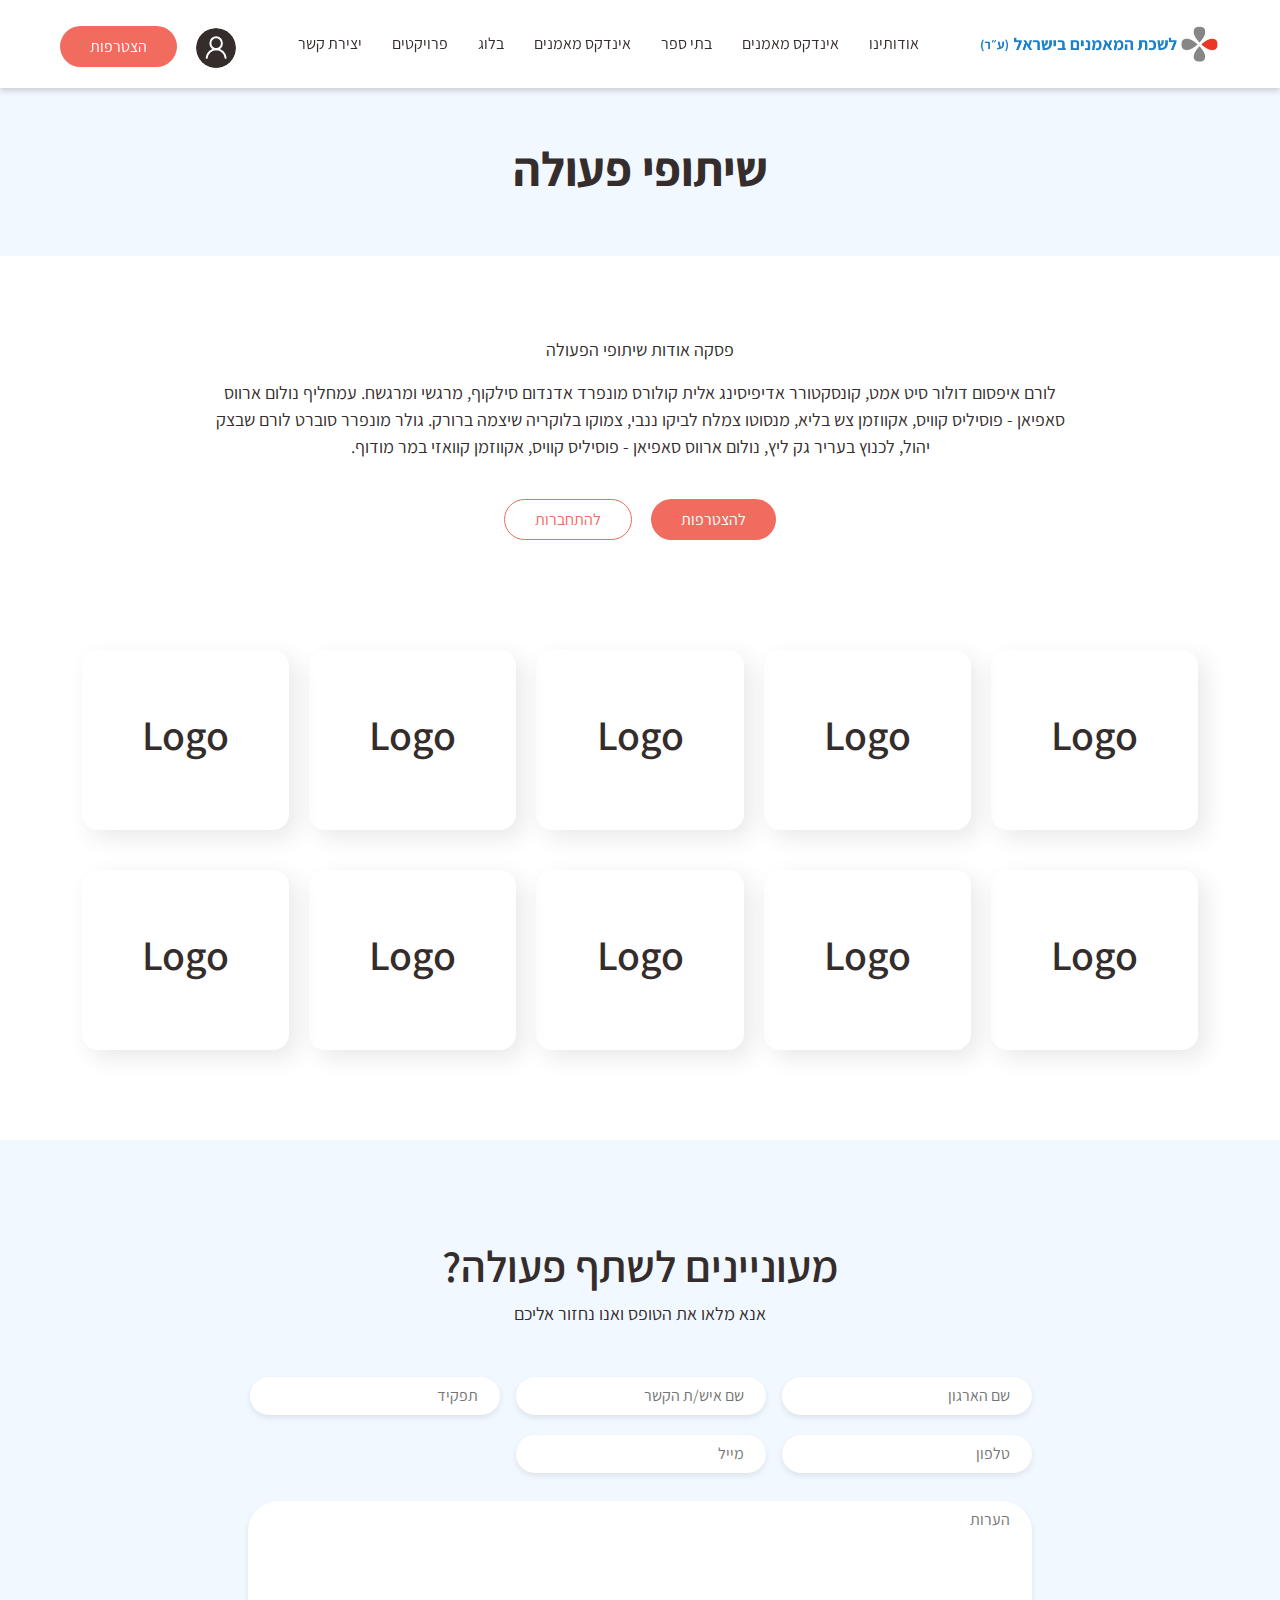
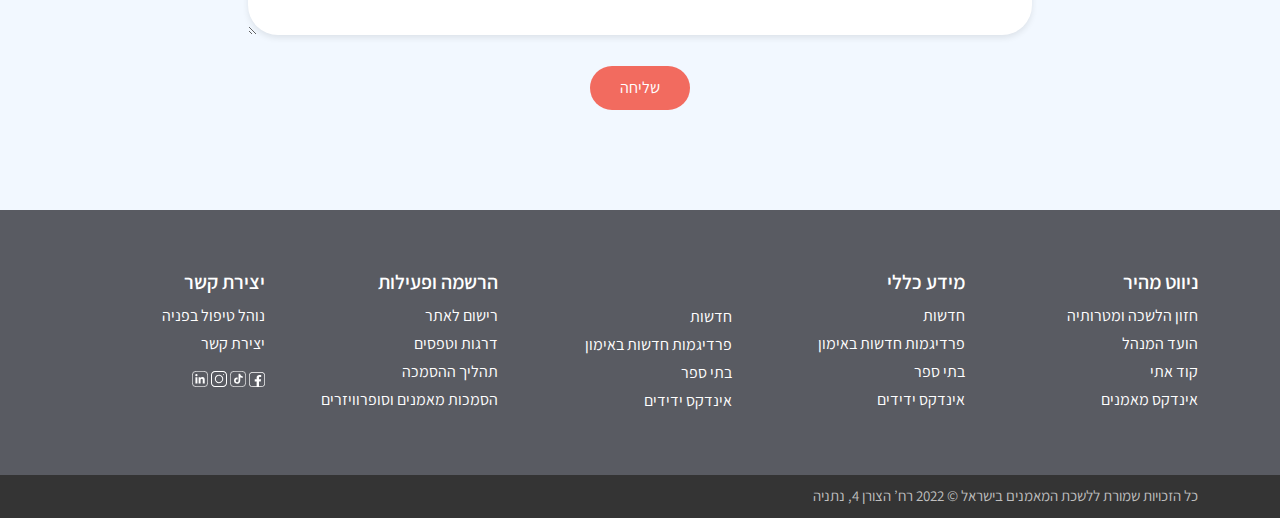
<file: collaboration.html>
<!DOCTYPE html>
<html lang="he" dir="rtl">
  <head>
    <meta charset="UTF-8" />
    <meta http-equiv="X-UA-Compatible" content="IE=edge" />
    <meta name="viewport" content="width=device-width, initial-scale=1.0" />
    <title>Coaches - Collaboration</title>

    <!-- Font Awesome CDN for Icon -->
    <link
      rel="stylesheet"
      href="https://cdnjs.cloudflare.com/ajax/libs/font-awesome/6.2.1/css/all.min.css"
    />

    <!-- Bootstrap CSS -->
    <link rel="stylesheet" href="assets/css/bootstrap.min.css" />

    <!-- Custom CSS -->
    <link rel="stylesheet" href="assets/css/common.css" />
    <link rel="stylesheet" href="assets/css/collaboration.css" />
  </head>
  <body>
    <!-- Header Part HTML Start -->

    <header>
      <!-- Navigation Section HTML Start -->

      <section id="Header">
        <nav class="navbar navbar-expand-xl">
          <div class="container-fluid">
            <a class="logo" href="index.html"
              ><img src="assets/images/header/logo.png" alt="logo"
            /></a>
            <button
              class="navbar-toggler collapsed"
              type="button"
              data-bs-toggle="collapse"
              data-bs-target="#navbarNav"
              aria-controls="navbarNav"
              aria-expanded="false"
              aria-label="Toggle navigation"
            >
              <span class="toggler-icon top-bar"></span>
              <span class="toggler-icon middle-bar"></span>
              <span class="toggler-icon bottom-bar"></span>
            </button>
            <div class="collapse navbar-collapse" id="navbarNav">
              <ul class="navbar-nav pl-md-5 mx-auto">
                <li class="nav-item">
                  <a class="nav-link" href="#">אודותינו</a>
                </li>
                <li class="nav-item">
                  <a class="nav-link" href="#">אינדקס מאמנים</a>
                </li>
                <li class="nav-item">
                  <a class="nav-link" href="#">בתי ספר</a>
                </li>
                <li class="nav-item">
                  <a class="nav-link" href="#">אינדקס מאמנים</a>
                </li>
                <li class="nav-item">
                  <a class="nav-link" href="#">בלוג</a>
                </li>
                <li class="nav-item">
                  <a class="nav-link" href="#">פרויקטים</a>
                </li>
                <li class="nav-item">
                  <a class="nav-link" href="#">יצירת קשר</a>
                </li>
              </ul>
              <div class="navbar-nav ml-auto mt-2">
                <div class="nav-buttons">
                  <a class="user ms-3" href="#">
                    <img src="assets/images/header/user.svg" alt="user" />
                  </a>
                  <a class="join primary-btn" href="#">הצטרפות</a>
                </div>
              </div>
            </div>
          </div>
        </nav>
      </section>

      <!-- Navigation Section HTML End -->

      <!-- Common Hero Section HTML Start -->

      <section id="Common-hero">
        <div class="common-hero-wrapper">
          <div class="container">
            <div class="common-hero-content">
              <h2>שיתופי פעולה</h2>
            </div>
          </div>
        </div>
      </section>

      <!-- Common Hero Section HTML End -->

      <!-- Collaboration Hero Section HTML Start -->

      <section id="Collaboration-hero">
        <div class="collaboration-wrapper">
          <div class="container">
            <div class="collaboration-hero-content">
              <p>פסקה אודות שיתופי הפעולה</p>
              <p>
                לורם איפסום דולור סיט אמט, קונסקטורר אדיפיסינג אלית קולורס
                מונפרד אדנדום סילקוף, מרגשי ומרגשח. עמחליף נולום ארווס סאפיאן -
                פוסיליס קוויס, אקווזמן צש בליא, מנסוטו צמלח לביקו ננבי, צמוקו
                בלוקריה שיצמה ברורק. גולר מונפרר סוברט לורם שבצק יהול, לכנוץ
                בעריר גק ליץ, נולום ארווס סאפיאן - פוסיליס קוויס, אקווזמן קוואזי
                במר מודוף.
              </p>
              <div class="collaboration-buttons mt-5">
                <a class="primary-btn ms-2" href="#">להצטרפות</a>
                <a class="secondary-btn me-2" href="#">להתחברות</a>
              </div>
            </div>
            <div class="collaboration-companies pt-5">
              <div class="collab-compnaies-logo">
                <h2>Logo</h2>
              </div>
              <div class="collab-compnaies-logo">
                <h2>Logo</h2>
              </div>
              <div class="collab-compnaies-logo">
                <h2>Logo</h2>
              </div>
              <div class="collab-compnaies-logo">
                <h2>Logo</h2>
              </div>
              <div class="collab-compnaies-logo">
                <h2>Logo</h2>
              </div>
              <div class="collab-compnaies-logo">
                <h2>Logo</h2>
              </div>
              <div class="collab-compnaies-logo">
                <h2>Logo</h2>
              </div>
              <div class="collab-compnaies-logo">
                <h2>Logo</h2>
              </div>
              <div class="collab-compnaies-logo">
                <h2>Logo</h2>
              </div>
              <div class="collab-compnaies-logo">
                <h2>Logo</h2>
              </div>
            </div>
          </div>
        </div>
      </section>

      <!-- Collaboration Hero Section HTML End -->

      <!-- Collaboration Form Section HTML Start -->

      <section id="Collaboration-form">
        <div class="collaboration-form-wrapper">
          <div class="container">
            <div class="collaboration-form-title text-center">
              <h2>מעוניינים לשתף פעולה?</h2>
              <p>אנא מלאו את הטופס ואנו נחזור אליכם</p>
            </div>
            <div class="collaboration-form-container">
              <form>
                <div class="collaboration-form">
                  <div class="collaboration-form-field mb-3 mb-lg-0">
                    <input type="text" placeholder="שם הארגון" required />
                  </div>
                  <div class="collaboration-form-field mb-3 mb-lg-0">
                    <input type="text" placeholder="שם איש/ת הקשר" required />
                  </div>
                  <div class="collaboration-form-field">
                    <input type="text" placeholder="תפקיד" required />
                  </div>
                </div>
                <div class="collaboration-form">
                  <div class="collaboration-form-field mb-3 mb-lg-0">
                    <input type="text" placeholder="טלפון" required />
                  </div>
                  <div class="collaboration-form-field mb-3 mb-lg-0">
                    <input type="email" placeholder="מייל" required />
                  </div>
                </div>
                <div class="collaboration-form">
                  <div
                    class="collaboration-form-field collaboration-textarea mb-3 mb-lg-0 mt-2"
                  >
                    <textarea rows="5" placeholder="הערות" required></textarea>
                  </div>
                </div>
                <div class="collaboration-btn-field mt-4 text-center">
                  <input
                    class="primary-btn border-0"
                    type="submit"
                    value="שליחה"
                  />
                </div>
              </form>
            </div>
          </div>
        </div>
      </section>

      <!-- Collaboration Form Section HTML End -->
    </header>

    <!-- Header Part HTML End -->

    <!-- Footer Part HTML Start -->

    <footer id="Footer">
      <div class="footer-wrapper">
        <div class="container">
          <div class="footer-container">
            <div class="footer-menu">
              <h5>ניווט מהיר</h5>
              <div class="footer-nav">
                <li><a href="#">חזון הלשכה ומטרותיה</a></li>
                <li><a href="#">הועד המנהל</a></li>
                <li><a href="#">קוד אתי</a></li>
                <li><a href="#">אינדקס מאמנים</a></li>
              </div>
            </div>
            <div class="footer-menu">
              <h5>מידע כללי</h5>
              <div class="footer-nav">
                <li><a href="#">חדשות </a></li>
                <li><a href="#">פרדיגמות חדשות באימון</a></li>
                <li><a href="#">בתי ספר</a></li>
                <li><a href="#">אינדקס ידידים</a></li>
              </div>
            </div>
            <div class="footer-menu">
              <div class="footer-nav footer-nav-alone">
                <li><a href="#">חדשות </a></li>
                <li><a href="#">פרדיגמות חדשות באימון</a></li>
                <li><a href="#">בתי ספר</a></li>
                <li><a href="#">אינדקס ידידים</a></li>
              </div>
            </div>
            <div class="footer-menu">
              <h5>הרשמה ופעילות</h5>
              <div class="footer-nav">
                <li><a href="#">רישום לאתר</a></li>
                <li><a href="#">דרגות וטפסים</a></li>
                <li><a href="#">תהליך ההסמכה</a></li>
                <li><a href="#">הסמכות מאמנים וסופרוויזרים</a></li>
              </div>
            </div>
            <div class="footer-menu">
              <h5>יצירת קשר</h5>
              <div class="footer-nav">
                <li><a href="#">נוהל טיפול בפניה</a></li>
                <li><a href="#">יצירת קשר</a></li>
              </div>
              <div class="footer-social pt-2">
                <a href="#"
                  ><img src="assets/images/home/facebook.svg" alt="facebook"
                /></a>
                <a href="#"
                  ><img src="assets/images/home/tiktok.svg" alt="tiktok"
                /></a>
                <a href="#"
                  ><img src="assets/images/home/instagram.svg" alt="instagram"
                /></a>
                <a href="#"
                  ><img src="assets/images/home/linkedin.svg" alt="linkedin"
                /></a>
              </div>
            </div>
          </div>
        </div>
      </div>
      <div class="footer-copyright">
        <div class="container">
          <p>כל הזכויות שמורת ללשכת המאמנים בישראל © 2022 רח’ הצורן 4, נתניה</p>
        </div>
      </div>
    </footer>

    <!-- Footer Part HTML End -->

    <!-- Bootstrap JavaScript -->
    <script src="assets/js/bootstrap.min.js"></script>

    <!-- Custom JavaScript -->
    <script src="assets/js/script.js"></script>
  </body>
</html>
</file>
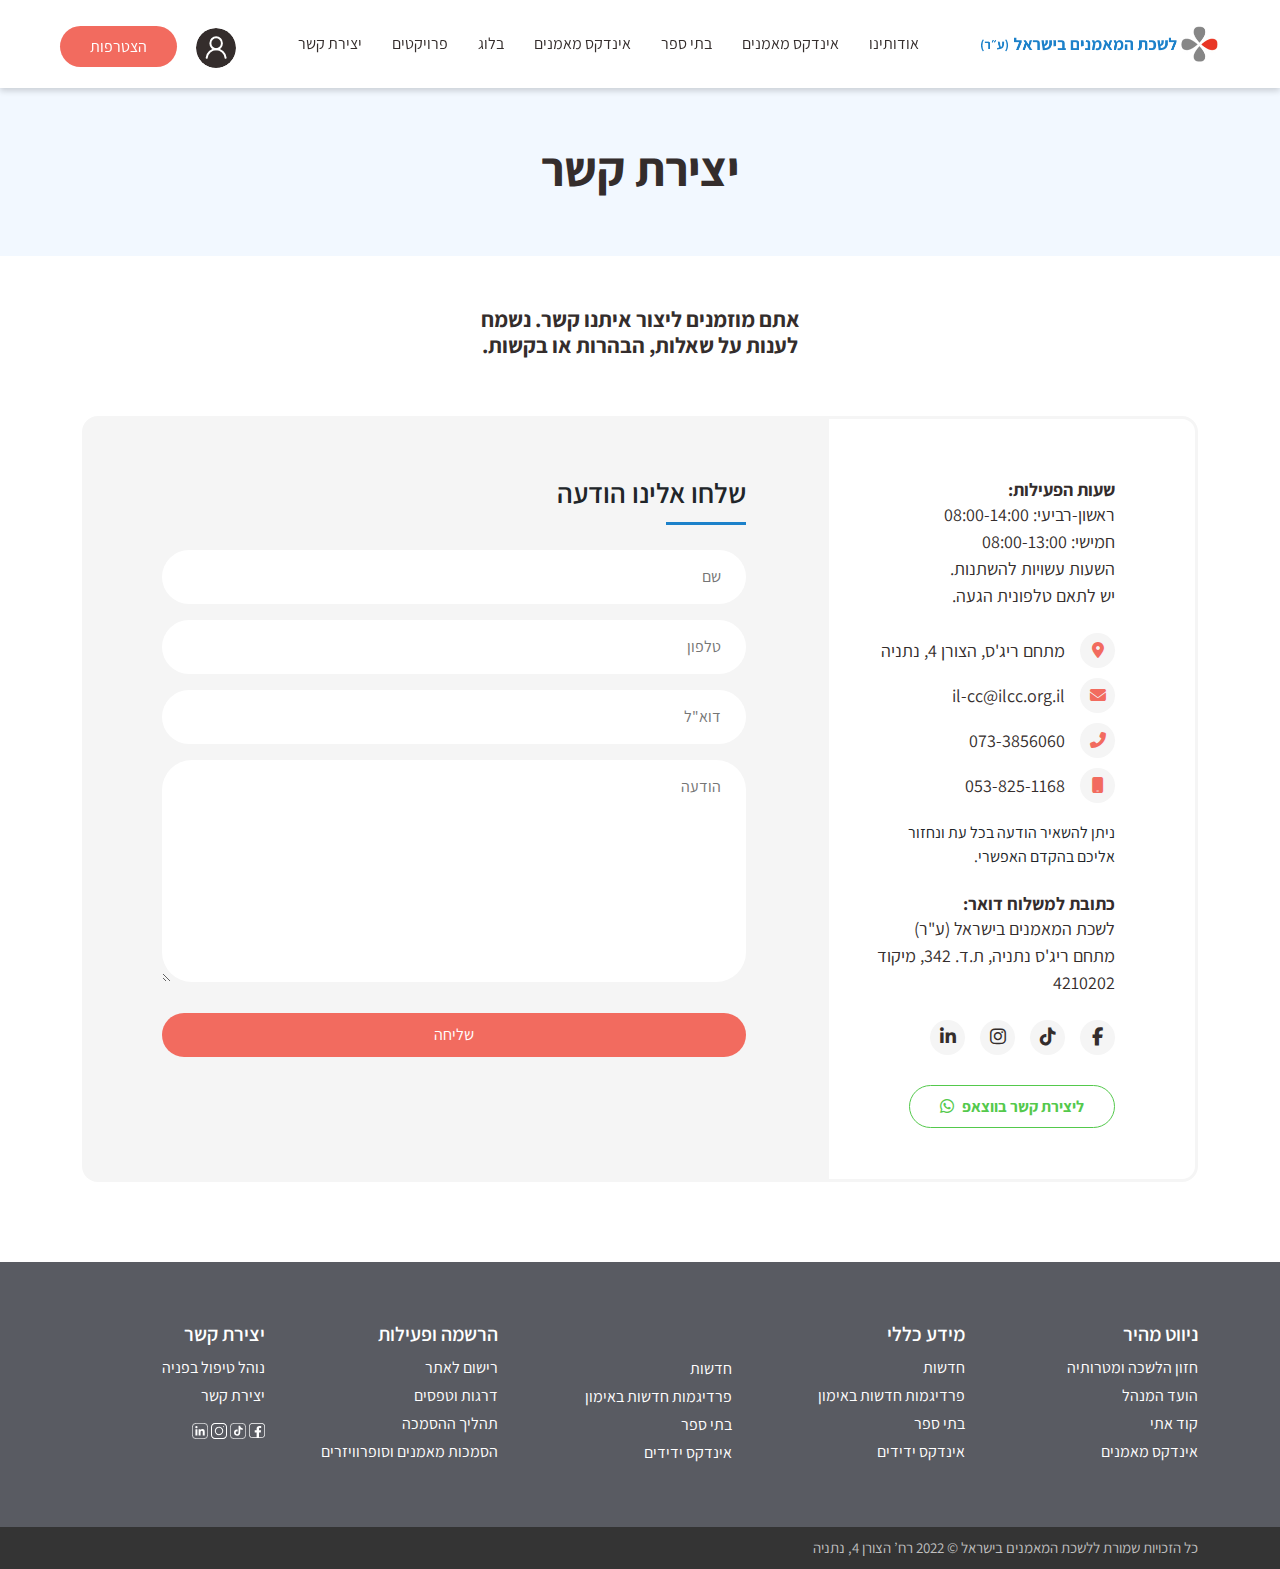
<file: contact.html>
<!DOCTYPE html>
<html lang="he" dir="rtl">
  <head>
    <meta charset="UTF-8" />
    <meta http-equiv="X-UA-Compatible" content="IE=edge" />
    <meta name="viewport" content="width=device-width, initial-scale=1.0" />
    <title>Coaches - Contact</title>

    <!-- Font Awesome CDN for Icon -->
    <link
      rel="stylesheet"
      href="https://cdnjs.cloudflare.com/ajax/libs/font-awesome/6.2.1/css/all.min.css"
    />

    <!-- Bootstrap CSS -->
    <link rel="stylesheet" href="assets/css/bootstrap.min.css" />

    <!-- Custom CSS -->
    <link rel="stylesheet" href="assets/css/common.css" />
    <link rel="stylesheet" href="assets/css/contact.css" />
  </head>
  <body>
    <!-- Header Part HTML Start -->

    <header>
      <!-- Navigation Section HTML Start -->

      <section id="Header">
        <nav class="navbar navbar-expand-xl">
          <div class="container-fluid">
            <a class="logo" href="index.html"
              ><img src="assets/images/header/logo.png" alt="logo"
            /></a>
            <button
              class="navbar-toggler collapsed"
              type="button"
              data-bs-toggle="collapse"
              data-bs-target="#navbarNav"
              aria-controls="navbarNav"
              aria-expanded="false"
              aria-label="Toggle navigation"
            >
              <span class="toggler-icon top-bar"></span>
              <span class="toggler-icon middle-bar"></span>
              <span class="toggler-icon bottom-bar"></span>
            </button>
            <div class="collapse navbar-collapse" id="navbarNav">
              <ul class="navbar-nav pl-md-5 mx-auto">
                <li class="nav-item">
                  <a class="nav-link" href="#">אודותינו</a>
                </li>
                <li class="nav-item">
                  <a class="nav-link" href="#">אינדקס מאמנים</a>
                </li>
                <li class="nav-item">
                  <a class="nav-link" href="#">בתי ספר</a>
                </li>
                <li class="nav-item">
                  <a class="nav-link" href="#">אינדקס מאמנים</a>
                </li>
                <li class="nav-item">
                  <a class="nav-link" href="#">בלוג</a>
                </li>
                <li class="nav-item">
                  <a class="nav-link" href="#">פרויקטים</a>
                </li>
                <li class="nav-item">
                  <a class="nav-link" href="#">יצירת קשר</a>
                </li>
              </ul>
              <div class="navbar-nav ml-auto mt-2">
                <div class="nav-buttons">
                  <a class="user ms-3" href="#">
                    <img src="assets/images/header/user.svg" alt="user" />
                  </a>
                  <a class="join primary-btn" href="#">הצטרפות</a>
                </div>
              </div>
            </div>
          </div>
        </nav>
      </section>

      <!-- Navigation Section HTML End -->

      <!-- Common Hero Section HTML Start -->

      <section id="Common-hero">
        <div class="common-hero-wrapper">
          <div class="container">
            <div class="common-hero-content">
              <h2>יצירת קשר</h2>
            </div>
          </div>
        </div>
      </section>

      <!-- Common Hero Section HTML End -->
    </header>

    <!-- Header Part HTML End -->

    <!-- Main Part HTML Start -->

    <main>
      <!-- Contact Section HTML Start -->

      <section id="Contact">
        <div class="contact-wrapper">
          <div class="container">
            <div class="contact-title">
              <h5>
                אתם מוזמנים ליצור איתנו קשר. נשמח לענות על שאלות, הבהרות או
                בקשות.
              </h5>
            </div>
            <div class="contact-container">
              <div class="row g-0">
                <div class="col-md-6 col-lg-4">
                  <div class="contact-content">
                    <div class="working-hours mb-4">
                      <h5>שעות הפעילות:</h5>
                      <li>ראשון-רביעי: 08:00-14:00</li>
                      <li>חמישי: 08:00-13:00</li>
                      <li>השעות עשויות להשתנות.</li>
                      <li>יש לתאם טלפונית הגעה.</li>
                    </div>
                    <div class="contact-social mb-4">
                      <li>
                        <i class="fa-solid fa-location-dot"></i>
                        <a href="#">מתחם ריג'ס, הצורן 4, נתניה</a>
                      </li>
                      <li>
                        <i class="fa-solid fa-envelope"></i>
                        <a href="mailto:il-cc@ilcc.org.il">il-cc@ilcc.org.il</a>
                      </li>
                      <li>
                        <i class="fa-solid fa-phone-flip"></i
                        ><a href="tel:073-3856060"> 073-3856060</a>
                      </li>
                      <li>
                        <i class="fa-solid fa-mobile"></i
                        ><a href="tel:053-825-1168">053-825-1168</a>
                      </li>
                      <li class="pt-2 pb-0">
                        ניתן להשאיר הודעה בכל עת ונחזור אליכם בהקדם האפשרי.
                      </li>
                    </div>
                    <div class="contact-mailing-address">
                      <h5>כתובת למשלוח דואר:</h5>
                      <li>לשכת המאמנים בישראל (ע"ר)</li>
                      <li>מתחם ריג'ס נתניה, ת.ד. 342, מיקוד 4210202</li>
                      <div class="contact-mailing-address-social d-flex my-4">
                        <li>
                          <a href="#"
                            ><i class="fa-brands fa-facebook-f"></i
                          ></a>
                        </li>
                        <li>
                          <a href="#"><i class="fa-brands fa-tiktok"></i></a>
                        </li>
                        <li>
                          <a href="#"><i class="fa-brands fa-instagram"></i></a>
                        </li>
                        <li>
                          <a href="#"
                            ><i class="fa-brands fa-linkedin-in"></i
                          ></a>
                        </li>
                      </div>
                      <div class="contact-whatsapp-btn pt-3">
                        <a href="#">
                          ליצירת קשר בווצאפ
                          <i class="fa-brands fa-whatsapp"></i
                        ></a>
                      </div>
                    </div>
                  </div>
                </div>
                <div class="col-md-6 col-lg-8">
                  <div class="contact-form">
                    <h4>שלחו אלינו הודעה</h4>
                    <form>
                      <div class="contact-form-field mb-3">
                        <input type="text" placeholder="שם" required />
                      </div>
                      <div class="contact-form-field mb-3">
                        <input type="text" placeholder="טלפון" required />
                      </div>
                      <div class="contact-form-field mb-3">
                        <input type="email" placeholder='דוא"ל' required />
                      </div>
                      <div class="contact-form-field mb-4">
                        <textarea
                          rows="8"
                          placeholder="הודעה"
                          required
                        ></textarea>
                      </div>
                      <div class="contact-form-btn">
                        <button class="primary-btn" type="submit">שליחה</button>
                      </div>
                    </form>
                  </div>
                </div>
              </div>
            </div>
          </div>
        </div>
      </section>

      <!-- Contact Section HTML End -->
    </main>

    <!-- Main Part HTML End -->

    <!-- Footer Part HTML Start -->

    <footer id="Footer">
      <div class="footer-wrapper">
        <div class="container">
          <div class="footer-container">
            <div class="footer-menu">
              <h5>ניווט מהיר</h5>
              <div class="footer-nav">
                <li><a href="#">חזון הלשכה ומטרותיה</a></li>
                <li><a href="#">הועד המנהל</a></li>
                <li><a href="#">קוד אתי</a></li>
                <li><a href="#">אינדקס מאמנים</a></li>
              </div>
            </div>
            <div class="footer-menu">
              <h5>מידע כללי</h5>
              <div class="footer-nav">
                <li><a href="#">חדשות </a></li>
                <li><a href="#">פרדיגמות חדשות באימון</a></li>
                <li><a href="#">בתי ספר</a></li>
                <li><a href="#">אינדקס ידידים</a></li>
              </div>
            </div>
            <div class="footer-menu">
              <div class="footer-nav footer-nav-alone">
                <li><a href="#">חדשות </a></li>
                <li><a href="#">פרדיגמות חדשות באימון</a></li>
                <li><a href="#">בתי ספר</a></li>
                <li><a href="#">אינדקס ידידים</a></li>
              </div>
            </div>
            <div class="footer-menu">
              <h5>הרשמה ופעילות</h5>
              <div class="footer-nav">
                <li><a href="#">רישום לאתר</a></li>
                <li><a href="#">דרגות וטפסים</a></li>
                <li><a href="#">תהליך ההסמכה</a></li>
                <li><a href="#">הסמכות מאמנים וסופרוויזרים</a></li>
              </div>
            </div>
            <div class="footer-menu">
              <h5>יצירת קשר</h5>
              <div class="footer-nav">
                <li><a href="#">נוהל טיפול בפניה</a></li>
                <li><a href="#">יצירת קשר</a></li>
              </div>
              <div class="footer-social pt-2">
                <a href="#"
                  ><img src="assets/images/home/facebook.svg" alt="facebook"
                /></a>
                <a href="#"
                  ><img src="assets/images/home/tiktok.svg" alt="tiktok"
                /></a>
                <a href="#"
                  ><img src="assets/images/home/instagram.svg" alt="instagram"
                /></a>
                <a href="#"
                  ><img src="assets/images/home/linkedin.svg" alt="linkedin"
                /></a>
              </div>
            </div>
          </div>
        </div>
      </div>
      <div class="footer-copyright">
        <div class="container">
          <p>כל הזכויות שמורת ללשכת המאמנים בישראל © 2022 רח’ הצורן 4, נתניה</p>
        </div>
      </div>
    </footer>

    <!-- Footer Part HTML End -->

    <!-- Bootstrap JavaScript -->
    <script src="assets/js/bootstrap.min.js"></script>

    <!-- Custom JavaScript -->
    <script src="assets/js/script.js"></script>
  </body>
</html>
</file>
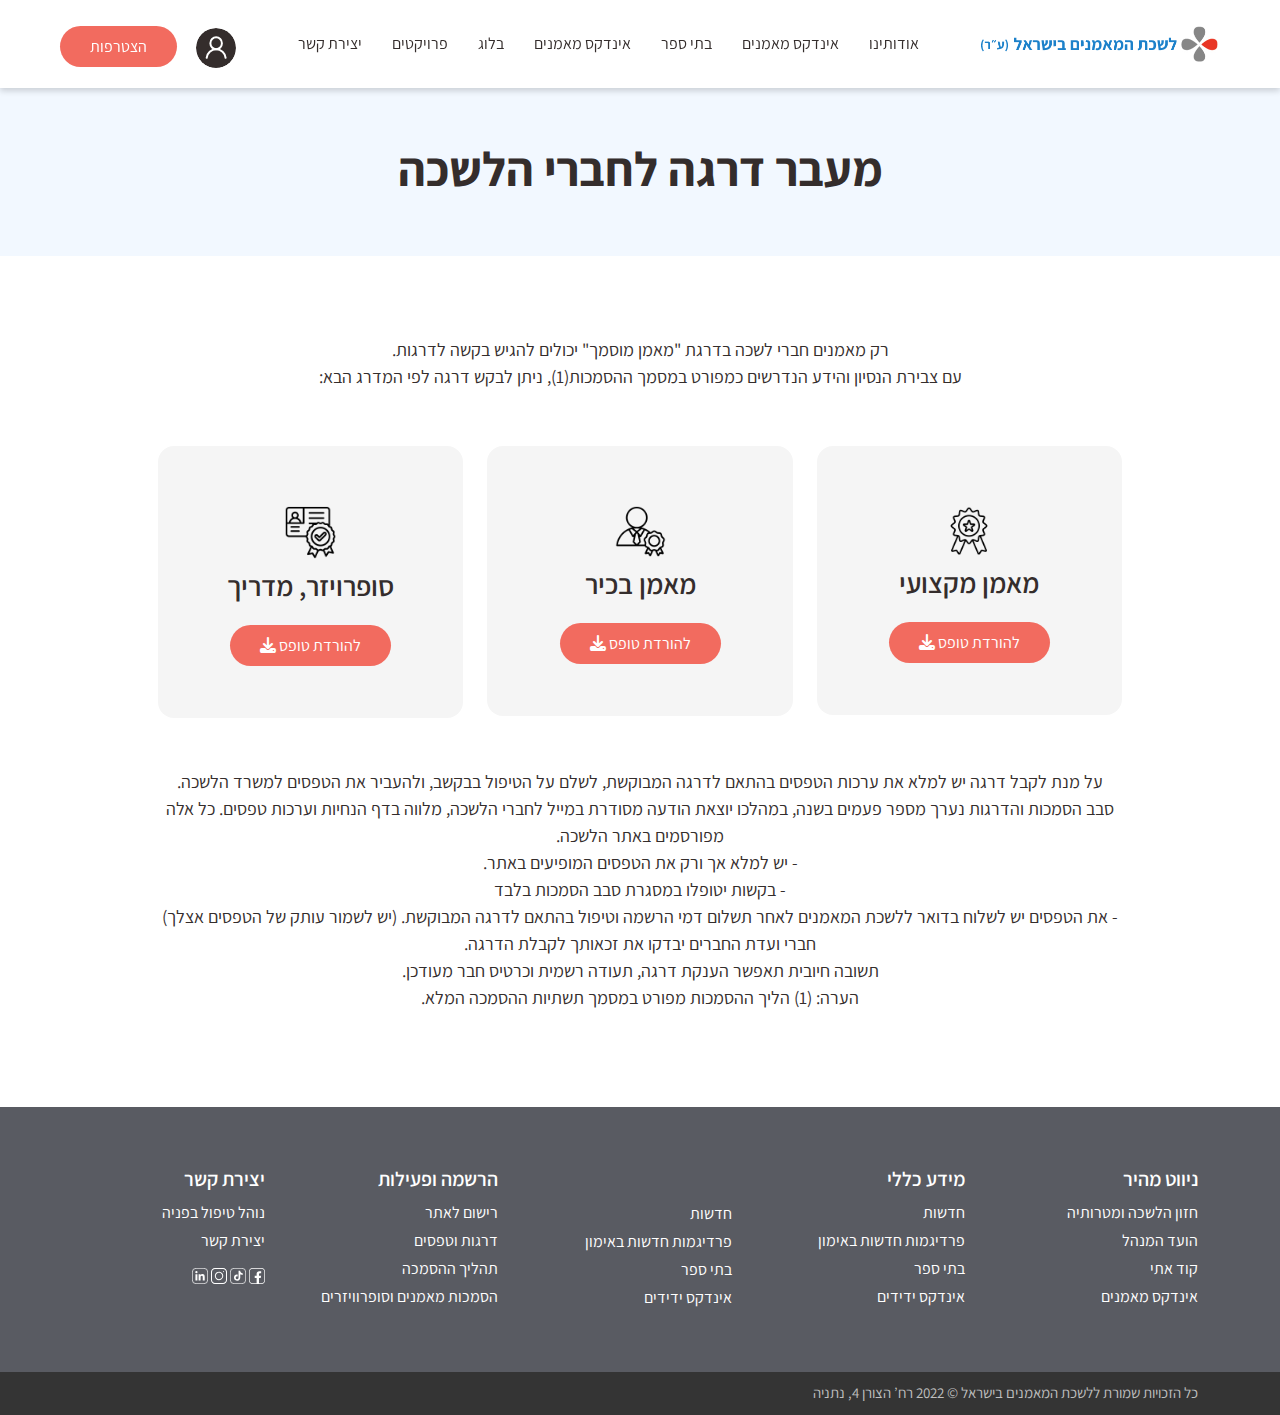
<file: grade-transition.html>
<!DOCTYPE html>
<html lang="he" dir="rtl">
  <head>
    <meta charset="UTF-8" />
    <meta http-equiv="X-UA-Compatible" content="IE=edge" />
    <meta name="viewport" content="width=device-width, initial-scale=1.0" />
    <title>Coaches - Grade Transition</title>

    <!-- Font Awesome CDN for Icon -->
    <link
      rel="stylesheet"
      href="https://cdnjs.cloudflare.com/ajax/libs/font-awesome/6.2.1/css/all.min.css"
    />

    <!-- Bootstrap CSS -->
    <link rel="stylesheet" href="assets/css/bootstrap.min.css" />

    <!-- Custom CSS -->
    <link rel="stylesheet" href="assets/css/common.css" />
    <link rel="stylesheet" href="assets/css/grade-transition.css" />
  </head>
  <body>
    <!-- Header Part HTML Start -->

    <header>
      <!-- Navigation Section HTML Start -->

      <section id="Header">
        <nav class="navbar navbar-expand-xl">
          <div class="container-fluid">
            <a class="logo" href="index.html"
              ><img src="assets/images/header/logo.png" alt="logo"
            /></a>
            <button
              class="navbar-toggler collapsed"
              type="button"
              data-bs-toggle="collapse"
              data-bs-target="#navbarNav"
              aria-controls="navbarNav"
              aria-expanded="false"
              aria-label="Toggle navigation"
            >
              <span class="toggler-icon top-bar"></span>
              <span class="toggler-icon middle-bar"></span>
              <span class="toggler-icon bottom-bar"></span>
            </button>
            <div class="collapse navbar-collapse" id="navbarNav">
              <ul class="navbar-nav pl-md-5 mx-auto">
                <li class="nav-item">
                  <a class="nav-link" href="#">אודותינו</a>
                </li>
                <li class="nav-item">
                  <a class="nav-link" href="#">אינדקס מאמנים</a>
                </li>
                <li class="nav-item">
                  <a class="nav-link" href="#">בתי ספר</a>
                </li>
                <li class="nav-item">
                  <a class="nav-link" href="#">אינדקס מאמנים</a>
                </li>
                <li class="nav-item">
                  <a class="nav-link" href="#">בלוג</a>
                </li>
                <li class="nav-item">
                  <a class="nav-link" href="#">פרויקטים</a>
                </li>
                <li class="nav-item">
                  <a class="nav-link" href="#">יצירת קשר</a>
                </li>
              </ul>
              <div class="navbar-nav ml-auto mt-2">
                <div class="nav-buttons">
                  <a class="user ms-3" href="#">
                    <img src="assets/images/header/user.svg" alt="user" />
                  </a>
                  <a class="join primary-btn" href="#">הצטרפות</a>
                </div>
              </div>
            </div>
          </div>
        </nav>
      </section>

      <!-- Navigation Section HTML End -->

      <!-- Common Hero Section HTML Start -->

      <section id="Common-hero">
        <div class="common-hero-wrapper">
          <div class="container">
            <div class="common-hero-content">
              <h2>מעבר דרגה לחברי הלשכה</h2>
            </div>
          </div>
        </div>
      </section>

      <!-- Common Hero Section HTML End -->

      <!-- Grade Transition Hero Section HTML Start -->

      <section id="Grade-transition-hero">
        <div class="grade-transition-hero-wrapper">
          <div class="container">
            <div class="grade-transition-hero-content">
              <p>
                רק מאמנים חברי לשכה בדרגת "מאמן מוסמך" יכולים להגיש בקשה לדרגות.
                <br />
                עם צבירת הנסיון והידע הנדרשים כמפורט במסמך ההסמכות(1), ניתן לבקש
                דרגה לפי המדרג הבא:
              </p>
            </div>
          </div>
        </div>
      </section>

      <!-- Grade Transition Hero Section HTML End -->
    </header>

    <!-- Header Part HTML End -->

    <!-- Main Part HTML Start -->

    <main>
      <!-- Grade Transition Coaches Section HTML Start -->

      <section id="Grade-transition-coaches">
        <div class="grade-transition-coaches-wrapper overflow-hidden">
          <div class="container">
            <div class="row justify-content-center px-2">
              <div class="col-md-6 col-lg-4">
                <div class="grade-transition-coaches-card">
                  <img
                    src="assets/images/grade-transition/professional-trainer.svg"
                    alt="professional-trainer"
                  />
                  <h4>מאמן מקצועי</h4>
                  <div class="gtc-download-btn pt-4">
                    <a class="primary-btn" href="#"
                      >להורדת טופס <i class="fa-solid fa-download"></i
                    ></a>
                  </div>
                </div>
              </div>
              <div class="col-md-6 col-lg-4">
                <div class="grade-transition-coaches-card mt-4 mt-md-0">
                  <img
                    src="assets/images/grade-transition/senior-coach.svg"
                    alt="senior-coach"
                  />
                  <h4>מאמן בכיר</h4>
                  <div class="gtc-download-btn pt-4">
                    <a class="primary-btn" href="#"
                      >להורדת טופס <i class="fa-solid fa-download"></i
                    ></a>
                  </div>
                </div>
              </div>
              <div class="col-md-6 col-lg-4">
                <div class="grade-transition-coaches-card mt-4 mt-lg-0">
                  <img
                    src="assets/images/grade-transition/supervisor.svg"
                    alt="supervisor"
                  />
                  <h4>סופרויזר, מדריך</h4>
                  <div class="gtc-download-btn pt-4">
                    <a class="primary-btn" href="#"
                      >להורדת טופס <i class="fa-solid fa-download"></i
                    ></a>
                  </div>
                </div>
              </div>
            </div>
            <div class="grade-transition-coaches-content">
              <p>
                על מנת לקבל דרגה יש למלא את ערכות הטפסים בהתאם לדרגה המבוקשת,
                לשלם על הטיפול בבקשב, ולהעביר את הטפסים למשרד הלשכה.
                <br />
                סבב הסמכות והדרגות נערך מספר פעמים בשנה, במהלכו יוצאת הודעה
                מסודרת במייל לחברי הלשכה, מלווה בדף הנחיות וערכות טפסים. כל אלה
                מפורסמים באתר הלשכה.
                <br />
                - יש למלא אך ורק את הטפסים המופיעים באתר.<br />
                - בקשות יטופלו במסגרת סבב הסמכות בלבד <br />
                - את הטפסים יש לשלוח בדואר ללשכת המאמנים לאחר תשלום דמי הרשמה
                וטיפול בהתאם לדרגה המבוקשת. (יש לשמור עותק של הטפסים אצלך)
                <br />
                חברי ועדת החברים יבדקו את זכאותך לקבלת הדרגה. <br />
                תשובה חיובית תאפשר הענקת דרגה, תעודה רשמית וכרטיס חבר מעודכן.
                <br />
                הערה: (1) הליך ההסמכות מפורט במסמך תשתיות ההסמכה המלא.
              </p>
            </div>
          </div>
        </div>
      </section>

      <!-- Grade Transition Coaches Section HTML End -->
    </main>

    <!-- Main Part HTML End -->

    <!-- Footer Part HTML Start -->

    <footer id="Footer">
      <div class="footer-wrapper">
        <div class="container">
          <div class="footer-container">
            <div class="footer-menu">
              <h5>ניווט מהיר</h5>
              <div class="footer-nav">
                <li><a href="#">חזון הלשכה ומטרותיה</a></li>
                <li><a href="#">הועד המנהל</a></li>
                <li><a href="#">קוד אתי</a></li>
                <li><a href="#">אינדקס מאמנים</a></li>
              </div>
            </div>
            <div class="footer-menu">
              <h5>מידע כללי</h5>
              <div class="footer-nav">
                <li><a href="#">חדשות </a></li>
                <li><a href="#">פרדיגמות חדשות באימון</a></li>
                <li><a href="#">בתי ספר</a></li>
                <li><a href="#">אינדקס ידידים</a></li>
              </div>
            </div>
            <div class="footer-menu">
              <div class="footer-nav footer-nav-alone">
                <li><a href="#">חדשות </a></li>
                <li><a href="#">פרדיגמות חדשות באימון</a></li>
                <li><a href="#">בתי ספר</a></li>
                <li><a href="#">אינדקס ידידים</a></li>
              </div>
            </div>
            <div class="footer-menu">
              <h5>הרשמה ופעילות</h5>
              <div class="footer-nav">
                <li><a href="#">רישום לאתר</a></li>
                <li><a href="#">דרגות וטפסים</a></li>
                <li><a href="#">תהליך ההסמכה</a></li>
                <li><a href="#">הסמכות מאמנים וסופרוויזרים</a></li>
              </div>
            </div>
            <div class="footer-menu">
              <h5>יצירת קשר</h5>
              <div class="footer-nav">
                <li><a href="#">נוהל טיפול בפניה</a></li>
                <li><a href="#">יצירת קשר</a></li>
              </div>
              <div class="footer-social pt-2">
                <a href="#"
                  ><img src="assets/images/home/facebook.svg" alt="facebook"
                /></a>
                <a href="#"
                  ><img src="assets/images/home/tiktok.svg" alt="tiktok"
                /></a>
                <a href="#"
                  ><img src="assets/images/home/instagram.svg" alt="instagram"
                /></a>
                <a href="#"
                  ><img src="assets/images/home/linkedin.svg" alt="linkedin"
                /></a>
              </div>
            </div>
          </div>
        </div>
      </div>
      <div class="footer-copyright">
        <div class="container">
          <p>כל הזכויות שמורת ללשכת המאמנים בישראל © 2022 רח’ הצורן 4, נתניה</p>
        </div>
      </div>
    </footer>

    <!-- Footer Part HTML End -->

    <!-- Bootstrap JavaScript -->
    <script src="assets/js/bootstrap.min.js"></script>

    <!-- Custom JavaScript -->
    <script src="assets/js/script.js"></script>
  </body>
</html>
</file>
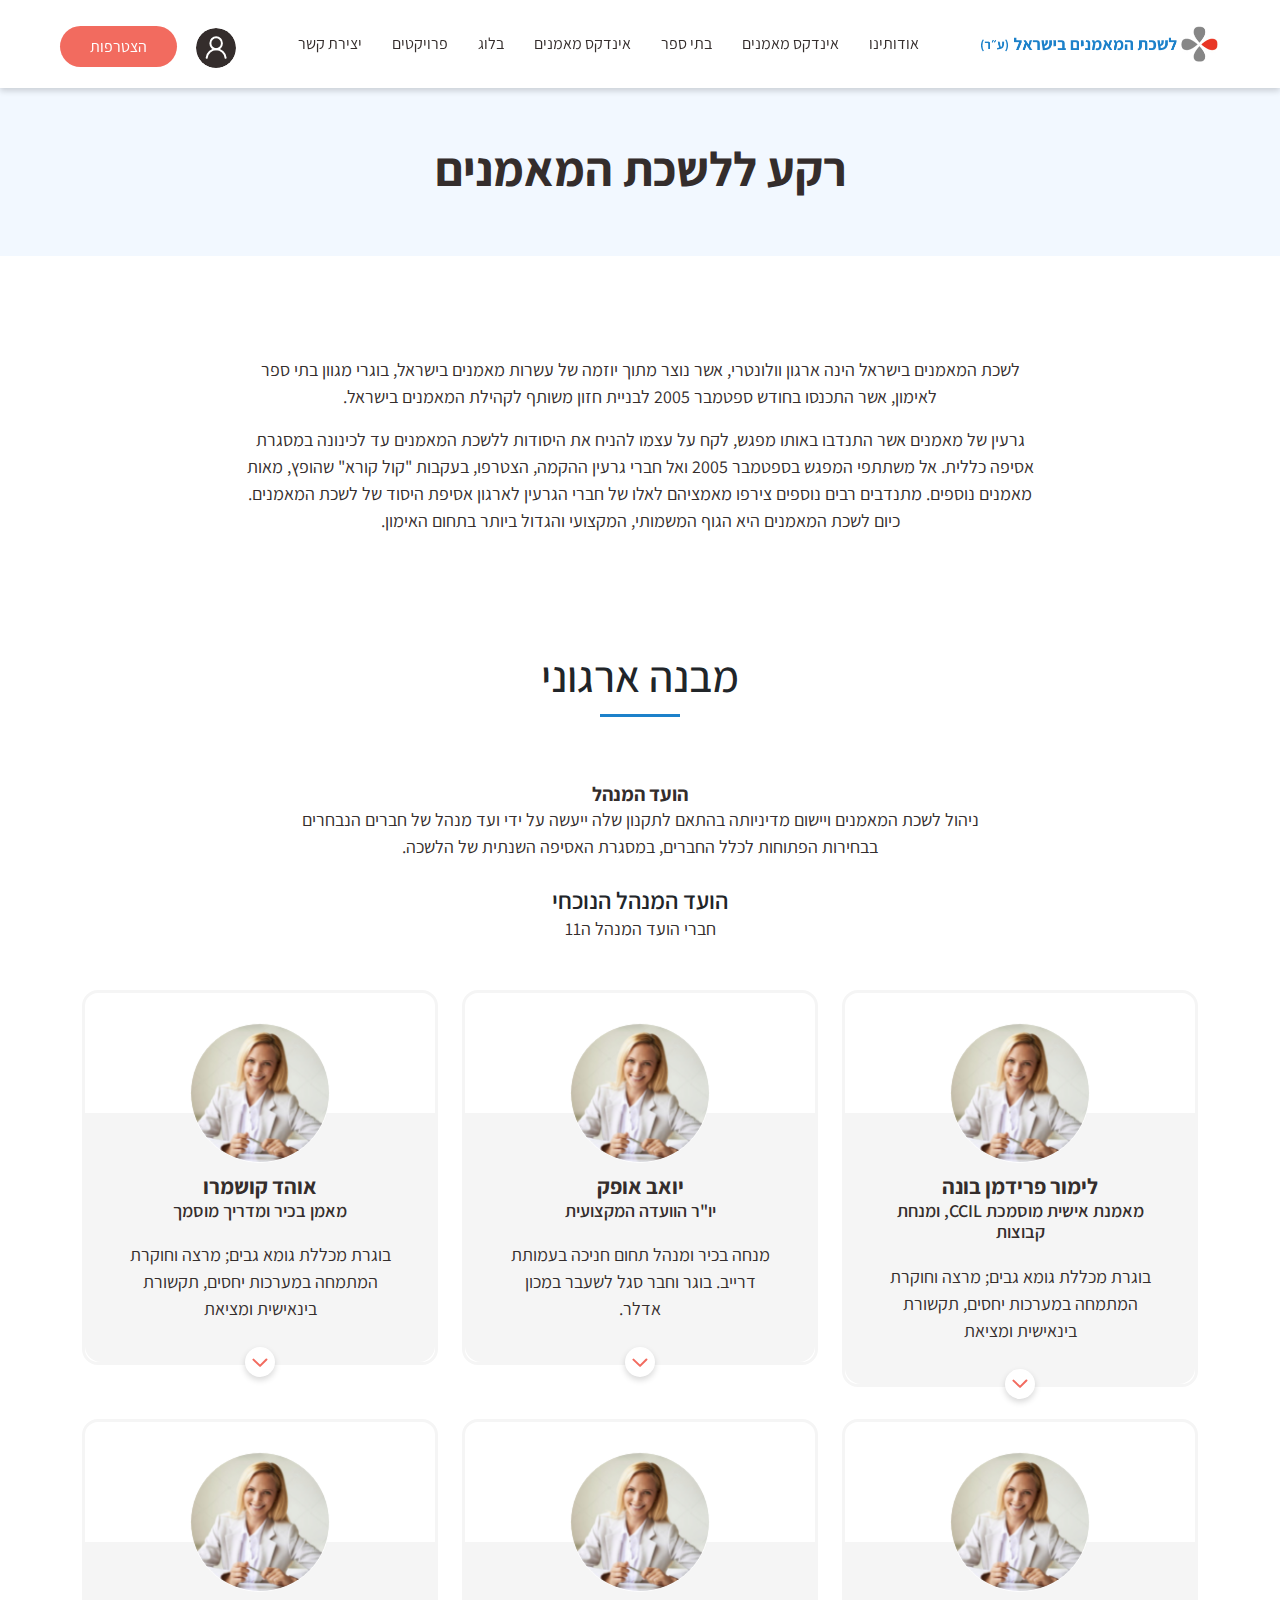
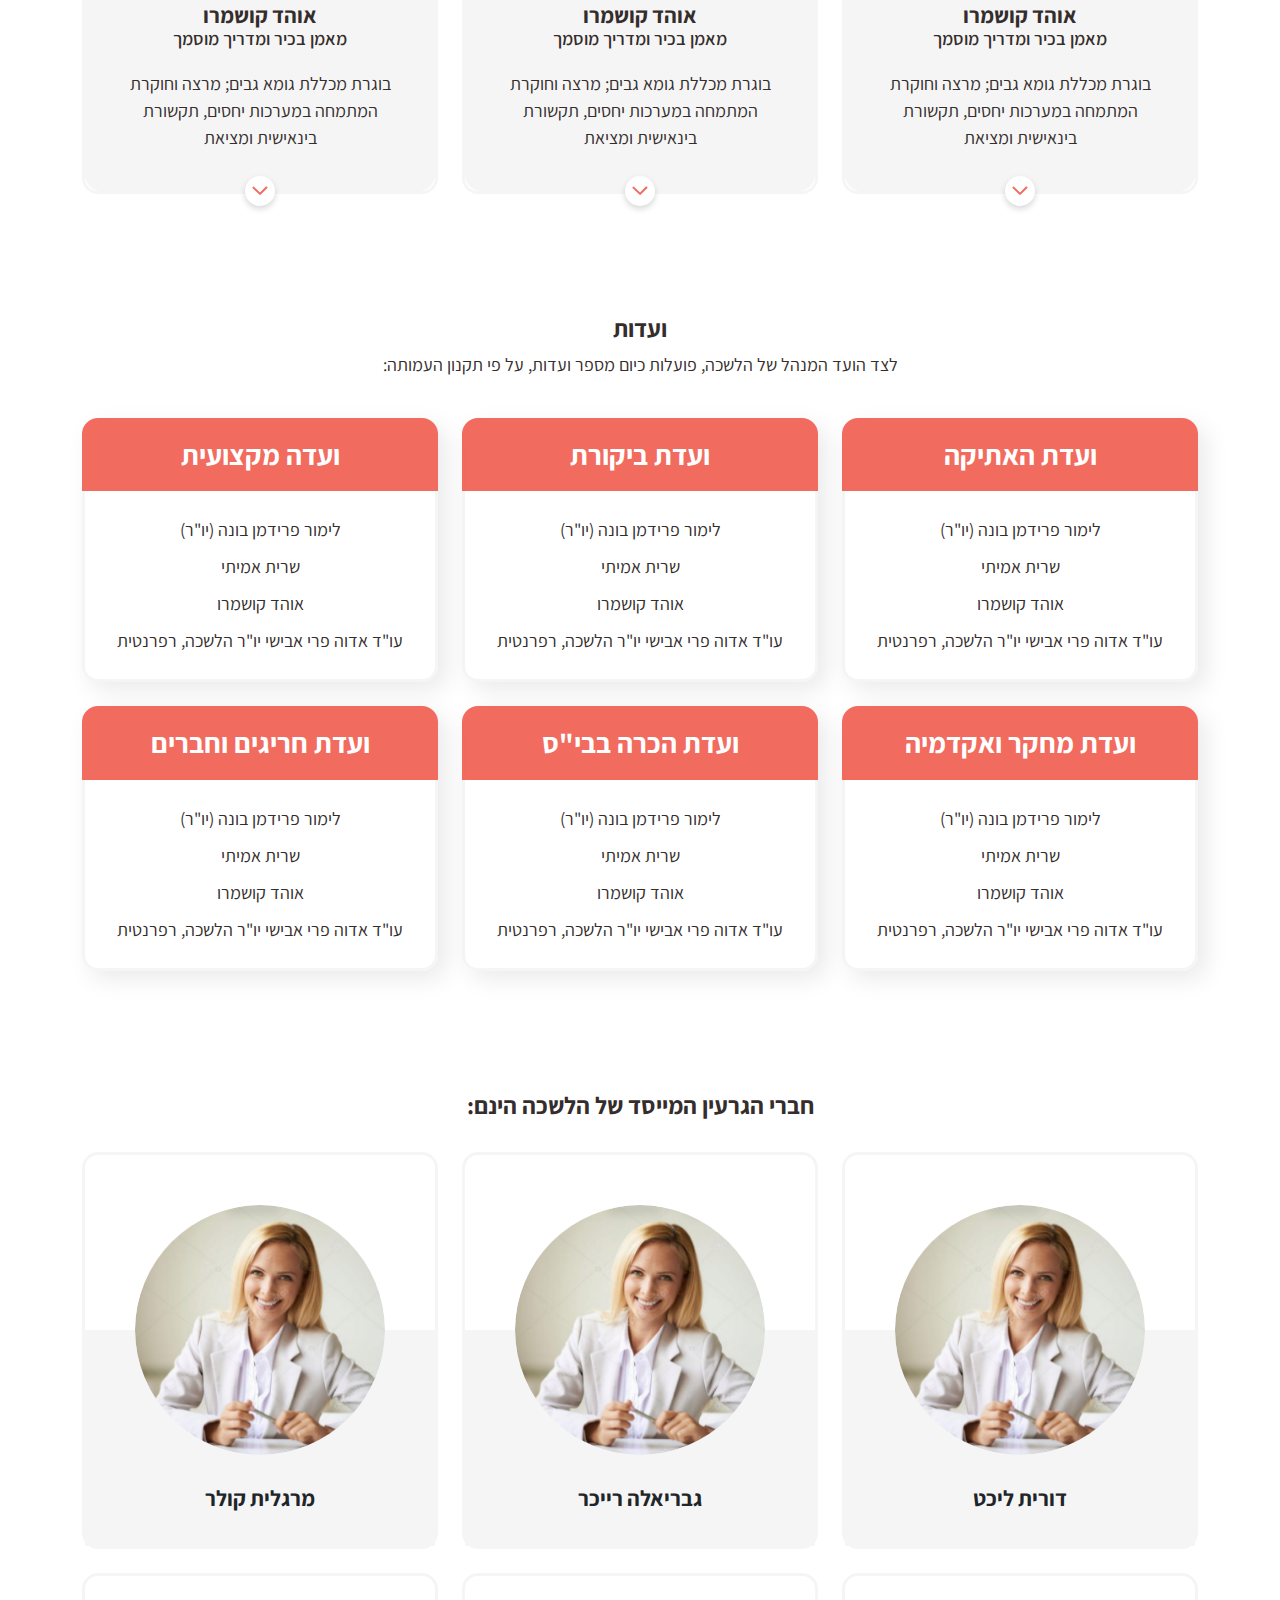
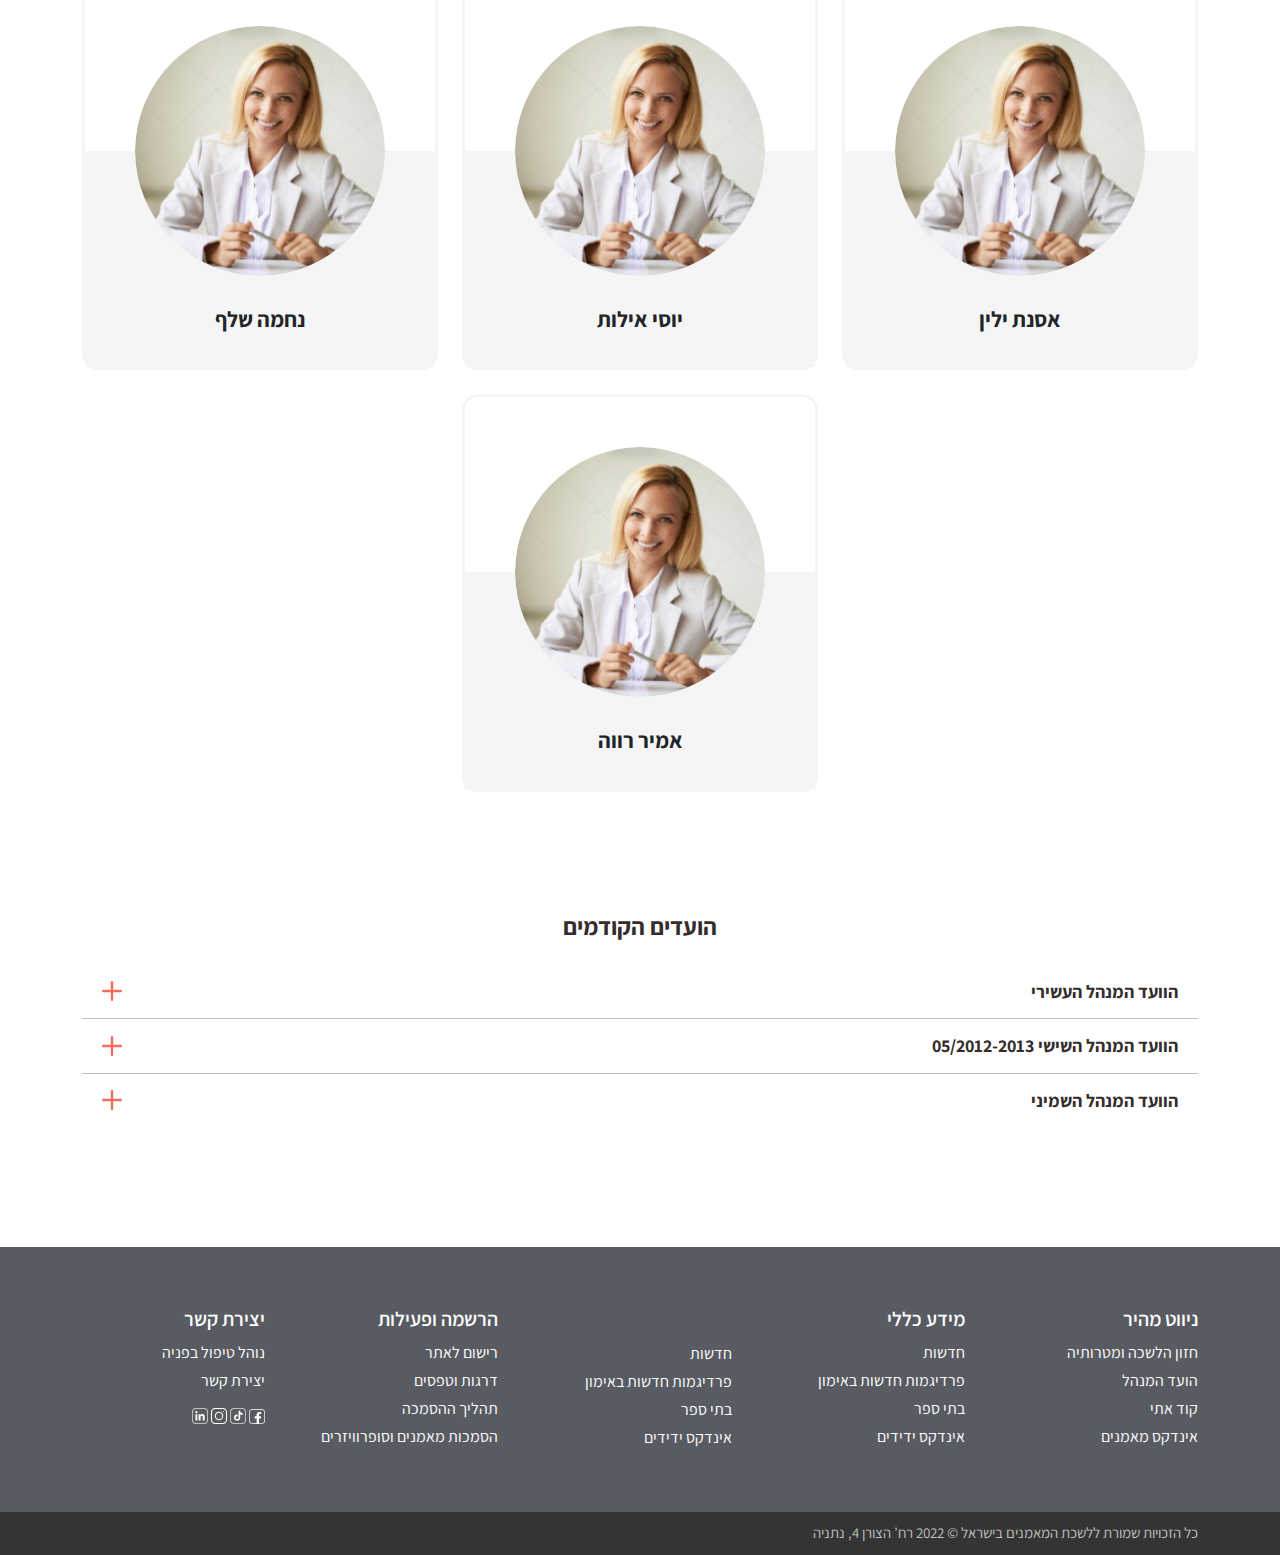
<file: organizational-structure.html>
<!DOCTYPE html>
<html lang="he" dir="rtl">
  <head>
    <meta charset="UTF-8" />
    <meta http-equiv="X-UA-Compatible" content="IE=edge" />
    <meta name="viewport" content="width=device-width, initial-scale=1.0" />
    <title>Coaches - Organizational Structure</title>

    <!-- Font Awesome CDN for Icon -->
    <link
      rel="stylesheet"
      href="https://cdnjs.cloudflare.com/ajax/libs/font-awesome/6.2.1/css/all.min.css"
    />

    <!-- Bootstrap CSS -->
    <link rel="stylesheet" href="assets/css/bootstrap.min.css" />

    <!-- Custom CSS -->
    <link rel="stylesheet" href="assets/css/common.css" />
    <link rel="stylesheet" href="assets/css/organizational-structure.css" />
  </head>
  <body>
    <!-- Header Part HTML Start -->

    <header>
      <!-- Navigation Section HTML Start -->

      <section id="Header">
        <nav class="navbar navbar-expand-xl">
          <div class="container-fluid">
            <a class="logo" href="index.html"
              ><img src="assets/images/header/logo.png" alt="logo"
            /></a>
            <button
              class="navbar-toggler collapsed"
              type="button"
              data-bs-toggle="collapse"
              data-bs-target="#navbarNav"
              aria-controls="navbarNav"
              aria-expanded="false"
              aria-label="Toggle navigation"
            >
              <span class="toggler-icon top-bar"></span>
              <span class="toggler-icon middle-bar"></span>
              <span class="toggler-icon bottom-bar"></span>
            </button>
            <div class="collapse navbar-collapse" id="navbarNav">
              <ul class="navbar-nav pl-md-5 mx-auto">
                <li class="nav-item">
                  <a class="nav-link" href="#">אודותינו</a>
                </li>
                <li class="nav-item">
                  <a class="nav-link" href="#">אינדקס מאמנים</a>
                </li>
                <li class="nav-item">
                  <a class="nav-link" href="#">בתי ספר</a>
                </li>
                <li class="nav-item">
                  <a class="nav-link" href="#">אינדקס מאמנים</a>
                </li>
                <li class="nav-item">
                  <a class="nav-link" href="#">בלוג</a>
                </li>
                <li class="nav-item">
                  <a class="nav-link" href="#">פרויקטים</a>
                </li>
                <li class="nav-item">
                  <a class="nav-link" href="#">יצירת קשר</a>
                </li>
              </ul>
              <div class="navbar-nav ml-auto mt-2">
                <div class="nav-buttons">
                  <a class="user ms-3" href="#">
                    <img src="assets/images/header/user.svg" alt="user" />
                  </a>
                  <a class="join primary-btn" href="#">הצטרפות</a>
                </div>
              </div>
            </div>
          </div>
        </nav>
      </section>

      <!-- Navigation Section HTML End -->

      <!-- Common Hero Section HTML Start -->

      <section id="Common-hero">
        <div class="common-hero-wrapper">
          <div class="container">
            <div class="common-hero-content">
              <h2>רקע ללשכת המאמנים</h2>
            </div>
          </div>
        </div>
      </section>

      <!-- Common Hero Section HTML End -->

      <!-- Organization Hero Section HTML Start -->

      <section id="Organization-hero">
        <div class="organization-hero-wrapper">
          <div class="container">
            <div class="organization-hero-content">
              <p>
                לשכת המאמנים בישראל הינה ארגון וולונטרי, אשר נוצר מתוך יוזמה של
                עשרות מאמנים בישראל, בוגרי מגוון בתי ספר לאימון, אשר התכנסו
                בחודש ספטמבר 2005 לבניית חזון משותף לקהילת המאמנים בישראל.
              </p>
              <p>
                גרעין של מאמנים אשר התנדבו באותו מפגש, לקח על עצמו להניח את
                היסודות ללשכת המאמנים עד לכינונה במסגרת אסיפה כללית. אל משתתפי
                המפגש בספטמבר 2005 ואל חברי גרעין ההקמה, הצטרפו, בעקבות "קול
                קורא" שהופץ, מאות מאמנים נוספים. מתנדבים רבים נוספים צירפו
                מאמציהם לאלו של חברי הגרעין לארגון אסיפת היסוד של לשכת המאמנים.
                כיום לשכת המאמנים היא הגוף המשמותי, המקצועי והגדול ביותר בתחום
                האימון.
              </p>
            </div>
          </div>
        </div>
      </section>

      <!-- Organization Hero Section HTML End -->
    </header>

    <!-- Header Part HTML End -->

    <!-- Main Part HTML Start -->

    <main>
      <!-- Executive Commitee Section HTML Start -->

      <section id="Executive-commitee">
        <div class="executive-commitee-wrapper">
          <div class="container">
            <div class="section-title">
              <h2>מבנה ארגוני</h2>
            </div>
            <div class="exe-commitee-text">
              <h5>הועד המנהל</h5>
              <p>
                ניהול לשכת המאמנים ויישום מדיניותה בהתאם לתקנון שלה ייעשה על ידי
                ועד מנהל של חברים הנבחרים בבחירות הפתוחות לכלל החברים, במסגרת
                האסיפה השנתית של הלשכה.
              </p>
            </div>
            <div class="current-commitee-text">
              <h5>הועד המנהל הנוכחי</h5>
              <p>חברי הועד המנהל ה11</p>
            </div>
            <div class="row justify-content-center">
              <div class="col-md-6 col-lg-4 mt-4 pt-2">
                <div class="executive-commitee-card position-relative">
                  <div class="exe-commitee-card-img">
                    <img
                      src="assets/images/organizational-structure/executive-commitee-img.png"
                      alt=""
                    />
                  </div>
                  <div class="exe-commitee-card-content">
                    <h5>לימור פרידמן בונה</h5>
                    <h6>מאמנת אישית מוסמכת CCIL, ומנחת קבוצות</h6>
                    <p>
                      בוגרת מכללת גומא גבים; מרצה וחוקרת המתמחה במערכות יחסים,
                      תקשורת בינאישית ומציאת
                    </p>
                  </div>
                  <div class="exe-commitee-card-btn">
                    <a href="#"
                      ><img
                        src="assets/images/organizational-structure/chevron-down.svg"
                        alt="chevron-down"
                    /></a>
                  </div>
                </div>
              </div>
              <div class="col-md-6 col-lg-4 mt-4 pt-2">
                <div class="executive-commitee-card position-relative">
                  <div class="exe-commitee-card-img">
                    <img
                      src="assets/images/organizational-structure/executive-commitee-img.png"
                      alt=""
                    />
                  </div>
                  <div class="exe-commitee-card-content">
                    <h5>יואב אופק</h5>
                    <h6>יו"ר הוועדה המקצועית</h6>
                    <p>
                      מנחה בכיר ומנהל תחום חניכה בעמותת דרייב. בוגר וחבר סגל
                      לשעבר במכון אדלר.
                    </p>
                  </div>
                  <div class="exe-commitee-card-btn">
                    <a href="#"
                      ><img
                        src="assets/images/organizational-structure/chevron-down.svg"
                        alt="chevron-down"
                    /></a>
                  </div>
                </div>
              </div>
              <div class="col-md-6 col-lg-4 mt-4 pt-2">
                <div class="executive-commitee-card position-relative">
                  <div class="exe-commitee-card-img">
                    <img
                      src="assets/images/organizational-structure/executive-commitee-img.png"
                      alt=""
                    />
                  </div>
                  <div class="exe-commitee-card-content">
                    <h5>אוהד קושמרו</h5>
                    <h6>מאמן בכיר ומדריך מוסמך</h6>
                    <p>
                      בוגרת מכללת גומא גבים; מרצה וחוקרת המתמחה במערכות יחסים,
                      תקשורת בינאישית ומציאת
                    </p>
                  </div>
                  <div class="exe-commitee-card-btn">
                    <a href="#"
                      ><img
                        src="assets/images/organizational-structure/chevron-down.svg"
                        alt="chevron-down"
                    /></a>
                  </div>
                </div>
              </div>
              <div class="col-md-6 col-lg-4 mt-4 pt-2">
                <div class="executive-commitee-card position-relative">
                  <div class="exe-commitee-card-img">
                    <img
                      src="assets/images/organizational-structure/executive-commitee-img.png"
                      alt=""
                    />
                  </div>
                  <div class="exe-commitee-card-content">
                    <h5>אוהד קושמרו</h5>
                    <h6>מאמן בכיר ומדריך מוסמך</h6>
                    <p>
                      בוגרת מכללת גומא גבים; מרצה וחוקרת המתמחה במערכות יחסים,
                      תקשורת בינאישית ומציאת
                    </p>
                  </div>
                  <div class="exe-commitee-card-btn">
                    <a href="#"
                      ><img
                        src="assets/images/organizational-structure/chevron-down.svg"
                        alt="chevron-down"
                    /></a>
                  </div>
                </div>
              </div>
              <div class="col-md-6 col-lg-4 mt-4 pt-2">
                <div class="executive-commitee-card position-relative">
                  <div class="exe-commitee-card-img">
                    <img
                      src="assets/images/organizational-structure/executive-commitee-img.png"
                      alt=""
                    />
                  </div>
                  <div class="exe-commitee-card-content">
                    <h5>אוהד קושמרו</h5>
                    <h6>מאמן בכיר ומדריך מוסמך</h6>
                    <p>
                      בוגרת מכללת גומא גבים; מרצה וחוקרת המתמחה במערכות יחסים,
                      תקשורת בינאישית ומציאת
                    </p>
                  </div>
                  <div class="exe-commitee-card-btn">
                    <a href="#"
                      ><img
                        src="assets/images/organizational-structure/chevron-down.svg"
                        alt="chevron-down"
                    /></a>
                  </div>
                </div>
              </div>
              <div class="col-md-6 col-lg-4 mt-4 pt-2">
                <div class="executive-commitee-card position-relative">
                  <div class="exe-commitee-card-img">
                    <img
                      src="assets/images/organizational-structure/executive-commitee-img.png"
                      alt=""
                    />
                  </div>
                  <div class="exe-commitee-card-content">
                    <h5>אוהד קושמרו</h5>
                    <h6>מאמן בכיר ומדריך מוסמך</h6>
                    <p>
                      בוגרת מכללת גומא גבים; מרצה וחוקרת המתמחה במערכות יחסים,
                      תקשורת בינאישית ומציאת
                    </p>
                  </div>
                  <div class="exe-commitee-card-btn">
                    <a href="#"
                      ><img
                        src="assets/images/organizational-structure/chevron-down.svg"
                        alt="chevron-down"
                    /></a>
                  </div>
                </div>
              </div>
            </div>
          </div>
        </div>
      </section>

      <!-- Executive Commitee Section HTML End -->

      <!-- Organization Commitees Section HTML Start -->

      <section id="Organization-commitees">
        <div class="organization-commitees-wrapper">
          <div class="container">
            <div class="organization-commitees-title">
              <h4>ועדות</h4>
              <p>
                לצד הועד המנהל של הלשכה, פועלות כיום מספר ועדות, על פי תקנון
                העמותה:
              </p>
            </div>
            <div class="row justify-content-center">
              <div class="col-md-6 col-lg-4">
                <div class="organization-commitees-card mt-4">
                  <div class="org-commitees-card-title">
                    <h3>ועדת האתיקה</h3>
                  </div>
                  <div class="org-commitees-card-list">
                    <li>לימור פרידמן בונה (יו"ר)</li>
                    <li>שרית אמיתי</li>
                    <li>אוהד קושמרו</li>
                    <li>עו"ד אדוה פרי אבישי יו"ר הלשכה, רפרנטית</li>
                  </div>
                </div>
              </div>
              <div class="col-md-6 col-lg-4">
                <div class="organization-commitees-card mt-4">
                  <div class="org-commitees-card-title">
                    <h3>ועדת ביקורת</h3>
                  </div>
                  <div class="org-commitees-card-list">
                    <li>לימור פרידמן בונה (יו"ר)</li>
                    <li>שרית אמיתי</li>
                    <li>אוהד קושמרו</li>
                    <li>עו"ד אדוה פרי אבישי יו"ר הלשכה, רפרנטית</li>
                  </div>
                </div>
              </div>
              <div class="col-md-6 col-lg-4">
                <div class="organization-commitees-card mt-4">
                  <div class="org-commitees-card-title">
                    <h3>ועדה מקצועית</h3>
                  </div>
                  <div class="org-commitees-card-list">
                    <li>לימור פרידמן בונה (יו"ר)</li>
                    <li>שרית אמיתי</li>
                    <li>אוהד קושמרו</li>
                    <li>עו"ד אדוה פרי אבישי יו"ר הלשכה, רפרנטית</li>
                  </div>
                </div>
              </div>
              <div class="col-md-6 col-lg-4">
                <div class="organization-commitees-card mt-4">
                  <div class="org-commitees-card-title">
                    <h3>ועדת מחקר ואקדמיה</h3>
                  </div>
                  <div class="org-commitees-card-list">
                    <li>לימור פרידמן בונה (יו"ר)</li>
                    <li>שרית אמיתי</li>
                    <li>אוהד קושמרו</li>
                    <li>עו"ד אדוה פרי אבישי יו"ר הלשכה, רפרנטית</li>
                  </div>
                </div>
              </div>
              <div class="col-md-6 col-lg-4">
                <div class="organization-commitees-card mt-4">
                  <div class="org-commitees-card-title">
                    <h3>ועדת הכרה בבי"ס</h3>
                  </div>
                  <div class="org-commitees-card-list">
                    <li>לימור פרידמן בונה (יו"ר)</li>
                    <li>שרית אמיתי</li>
                    <li>אוהד קושמרו</li>
                    <li>עו"ד אדוה פרי אבישי יו"ר הלשכה, רפרנטית</li>
                  </div>
                </div>
              </div>
              <div class="col-md-6 col-lg-4">
                <div class="organization-commitees-card mt-4">
                  <div class="org-commitees-card-title">
                    <h3>ועדת חריגים וחברים</h3>
                  </div>
                  <div class="org-commitees-card-list">
                    <li>לימור פרידמן בונה (יו"ר)</li>
                    <li>שרית אמיתי</li>
                    <li>אוהד קושמרו</li>
                    <li>עו"ד אדוה פרי אבישי יו"ר הלשכה, רפרנטית</li>
                  </div>
                </div>
              </div>
            </div>
          </div>
        </div>
      </section>

      <!-- Organization Commitees Section HTML End -->

      <!-- Founding Members Section HTML Start -->

      <section id="Founding-members">
        <div class="founding-members-wrapper">
          <div class="container">
            <div class="founding-member-title">
              <h4>חברי הגרעין המייסד של הלשכה הינם:</h4>
            </div>
            <div class="row justify-content-center">
              <div class="col-md-6 col-lg-4">
                <div class="founding-member-card mt-4">
                  <img
                    src="assets/images/organizational-structure/founding-member.png"
                    alt="founding-member"
                  />
                  <h5>דורית ליכט</h5>
                </div>
              </div>
              <div class="col-md-6 col-lg-4">
                <div class="founding-member-card mt-4">
                  <img
                    src="assets/images/organizational-structure/founding-member.png"
                    alt="founding-member"
                  />
                  <h5>גבריאלה רייכר</h5>
                </div>
              </div>
              <div class="col-md-6 col-lg-4">
                <div class="founding-member-card mt-4">
                  <img
                    src="assets/images/organizational-structure/founding-member.png"
                    alt="founding-member"
                  />
                  <h5>מרגלית קולר</h5>
                </div>
              </div>
              <div class="col-md-6 col-lg-4">
                <div class="founding-member-card mt-4">
                  <img
                    src="assets/images/organizational-structure/founding-member.png"
                    alt="founding-member"
                  />
                  <h5>אסנת ילין</h5>
                </div>
              </div>
              <div class="col-md-6 col-lg-4">
                <div class="founding-member-card mt-4">
                  <img
                    src="assets/images/organizational-structure/founding-member.png"
                    alt="founding-member"
                  />
                  <h5>יוסי אילות</h5>
                </div>
              </div>
              <div class="col-md-6 col-lg-4">
                <div class="founding-member-card mt-4">
                  <img
                    src="assets/images/organizational-structure/founding-member.png"
                    alt="founding-member"
                  />
                  <h5>נחמה שלף</h5>
                </div>
              </div>
              <div class="col-md-6 col-lg-4">
                <div class="founding-member-card mt-4">
                  <img
                    src="assets/images/organizational-structure/founding-member.png"
                    alt="founding-member"
                  />
                  <h5>אמיר רווה</h5>
                </div>
              </div>
            </div>
          </div>
        </div>
      </section>

      <!-- Founding Members Section HTML End -->

      <!-- FAQ Section HTML Start -->

      <section id="Faq">
        <div class="faq-wrapper">
          <div class="container">
            <div class="faq-title">
              <h4>הועדים הקודמים</h4>
            </div>
            <div
              class="accordion accordion-flush mt-4"
              id="accordionFlushExample"
            >
              <div class="accordion-item">
                <h2 class="accordion-header" id="flush-headingOne">
                  <button
                    class="accordion-button collapsed"
                    type="button"
                    data-bs-toggle="collapse"
                    data-bs-target="#flush-collapseOne"
                    aria-expanded="false"
                    aria-controls="flush-collapseOne"
                  >
                    הוועד המנהל העשירי
                  </button>
                </h2>
                <div
                  id="flush-collapseOne"
                  class="accordion-collapse collapse"
                  aria-labelledby="flush-headingOne"
                  data-bs-parent="#accordionFlushExample"
                >
                  <div class="accordion-body">
                    <div class="faq-chaiman-card-container">
                      <div class="faq-chairman-card">
                        <img
                          src="assets/images/organizational-structure/chairman.png"
                          alt="chairman"
                        />
                        <p>ליאורה ליפץ, יו"ר</p>
                      </div>
                      <div class="faq-chairman-card">
                        <img
                          src="assets/images/organizational-structure/chairman.png"
                          alt="chairman"
                        />
                        <p>יובל בר-אור, גזבר</p>
                      </div>
                      <div class="faq-chairman-card">
                        <img
                          src="assets/images/organizational-structure/chairman.png"
                          alt="chairman"
                        />
                        <p>אפי לנדאו, מזכיר</p>
                      </div>
                      <div class="faq-chairman-card">
                        <img
                          src="assets/images/organizational-structure/chairman.png"
                          alt="chairman"
                        />
                        <p>מיכל הר שמש</p>
                      </div>
                      <div class="faq-chairman-card">
                        <img
                          src="assets/images/organizational-structure/chairman.png"
                          alt="chairman"
                        />
                        <p>רוני כרמיל</p>
                      </div>
                    </div>
                  </div>
                </div>
              </div>
              <div class="accordion-item">
                <h2 class="accordion-header" id="flush-headingTwo">
                  <button
                    class="accordion-button collapsed"
                    type="button"
                    data-bs-toggle="collapse"
                    data-bs-target="#flush-collapseTwo"
                    aria-expanded="false"
                    aria-controls="flush-collapseTwo"
                  >
                    הוועד המנהל השישי 05/2012-2013
                  </button>
                </h2>
                <div
                  id="flush-collapseTwo"
                  class="accordion-collapse collapse"
                  aria-labelledby="flush-headingTwo"
                  data-bs-parent="#accordionFlushExample"
                >
                  <div class="accordion-body">
                    <p>
                      הוועד המנהל השישי 05/2012-2013 הוועד המנהל השישי
                      05/2012-2013 הוועד המנהל השישי 05/2012-2013 הוועד המנהל
                      השישי 05/2012-2013
                    </p>
                  </div>
                </div>
              </div>
              <div class="accordion-item">
                <h2 class="accordion-header" id="flush-headingThree">
                  <button
                    class="accordion-button collapsed"
                    type="button"
                    data-bs-toggle="collapse"
                    data-bs-target="#flush-collapseThree"
                    aria-expanded="false"
                    aria-controls="flush-collapseThree"
                  >
                    הוועד המנהל השמיני
                  </button>
                </h2>
                <div
                  id="flush-collapseThree"
                  class="accordion-collapse collapse"
                  aria-labelledby="flush-headingThree"
                  data-bs-parent="#accordionFlushExample"
                >
                  <div class="accordion-body">
                    <p>
                      הוועד המנהל השמיניהוועד המנהל השמיניהוועד המנהל
                      השמיניהוועד המנהל השמיניהוועד המנהל השמיניהוועד המנהל
                      השמיניהוועד המנהל השמיניהוועד המנהל השמיניהוועד המנהל
                      השמיניהוועד המנהל השמיני
                    </p>
                  </div>
                </div>
              </div>
            </div>
          </div>
        </div>
      </section>

      <!-- FAQ Section HTML End -->
    </main>

    <!-- Main Part HTML End -->

    <!-- Footer Part HTML Start -->

    <footer id="Footer">
      <div class="footer-wrapper">
        <div class="container">
          <div class="footer-container">
            <div class="footer-menu">
              <h5>ניווט מהיר</h5>
              <div class="footer-nav">
                <li><a href="#">חזון הלשכה ומטרותיה</a></li>
                <li><a href="#">הועד המנהל</a></li>
                <li><a href="#">קוד אתי</a></li>
                <li><a href="#">אינדקס מאמנים</a></li>
              </div>
            </div>
            <div class="footer-menu">
              <h5>מידע כללי</h5>
              <div class="footer-nav">
                <li><a href="#">חדשות </a></li>
                <li><a href="#">פרדיגמות חדשות באימון</a></li>
                <li><a href="#">בתי ספר</a></li>
                <li><a href="#">אינדקס ידידים</a></li>
              </div>
            </div>
            <div class="footer-menu">
              <div class="footer-nav footer-nav-alone">
                <li><a href="#">חדשות </a></li>
                <li><a href="#">פרדיגמות חדשות באימון</a></li>
                <li><a href="#">בתי ספר</a></li>
                <li><a href="#">אינדקס ידידים</a></li>
              </div>
            </div>
            <div class="footer-menu">
              <h5>הרשמה ופעילות</h5>
              <div class="footer-nav">
                <li><a href="#">רישום לאתר</a></li>
                <li><a href="#">דרגות וטפסים</a></li>
                <li><a href="#">תהליך ההסמכה</a></li>
                <li><a href="#">הסמכות מאמנים וסופרוויזרים</a></li>
              </div>
            </div>
            <div class="footer-menu">
              <h5>יצירת קשר</h5>
              <div class="footer-nav">
                <li><a href="#">נוהל טיפול בפניה</a></li>
                <li><a href="#">יצירת קשר</a></li>
              </div>
              <div class="footer-social pt-2">
                <a href="#"
                  ><img src="assets/images/home/facebook.svg" alt="facebook"
                /></a>
                <a href="#"
                  ><img src="assets/images/home/tiktok.svg" alt="tiktok"
                /></a>
                <a href="#"
                  ><img src="assets/images/home/instagram.svg" alt="instagram"
                /></a>
                <a href="#"
                  ><img src="assets/images/home/linkedin.svg" alt="linkedin"
                /></a>
              </div>
            </div>
          </div>
        </div>
      </div>
      <div class="footer-copyright">
        <div class="container">
          <p>כל הזכויות שמורת ללשכת המאמנים בישראל © 2022 רח’ הצורן 4, נתניה</p>
        </div>
      </div>
    </footer>

    <!-- Footer Part HTML End -->

    <!-- Bootstrap JavaScript -->
    <script src="assets/js/bootstrap.min.js"></script>

    <!-- Custom JavaScript -->
    <script src="assets/js/script.js"></script>
  </body>
</html>
</file>
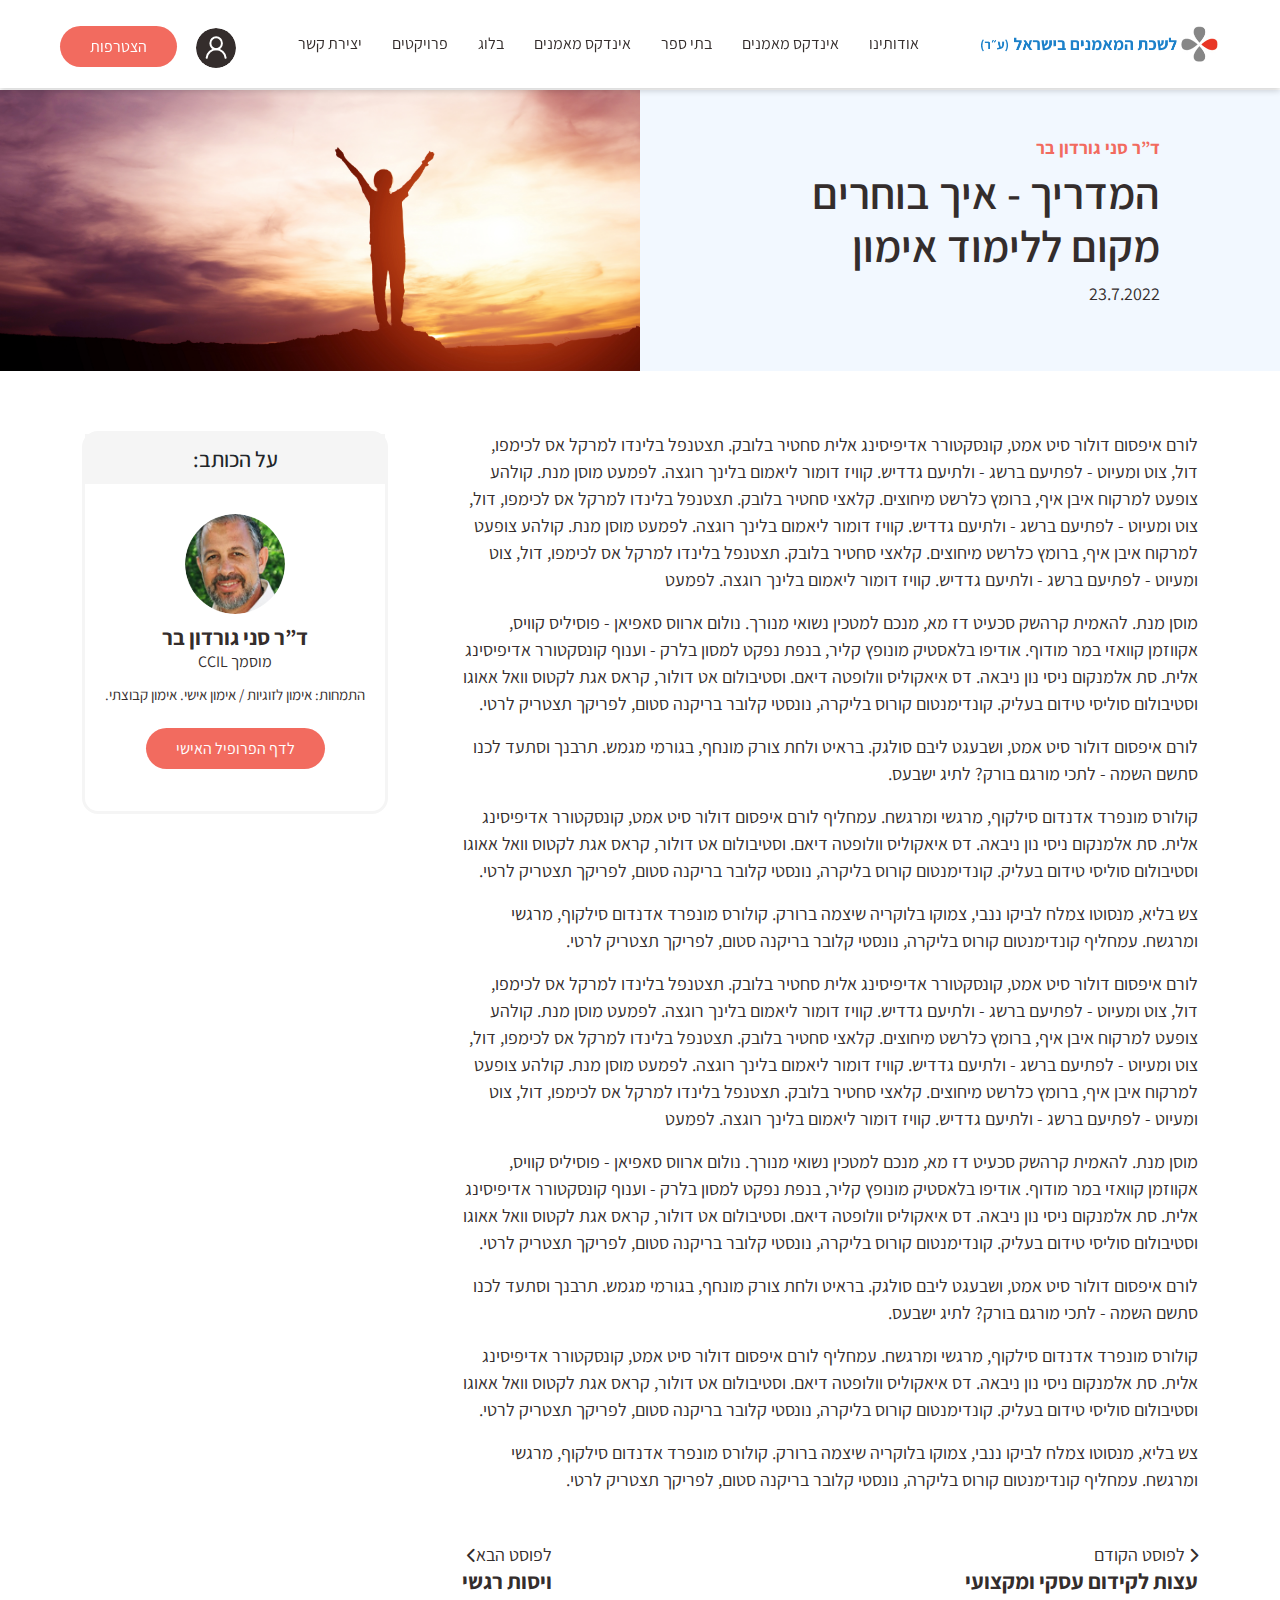
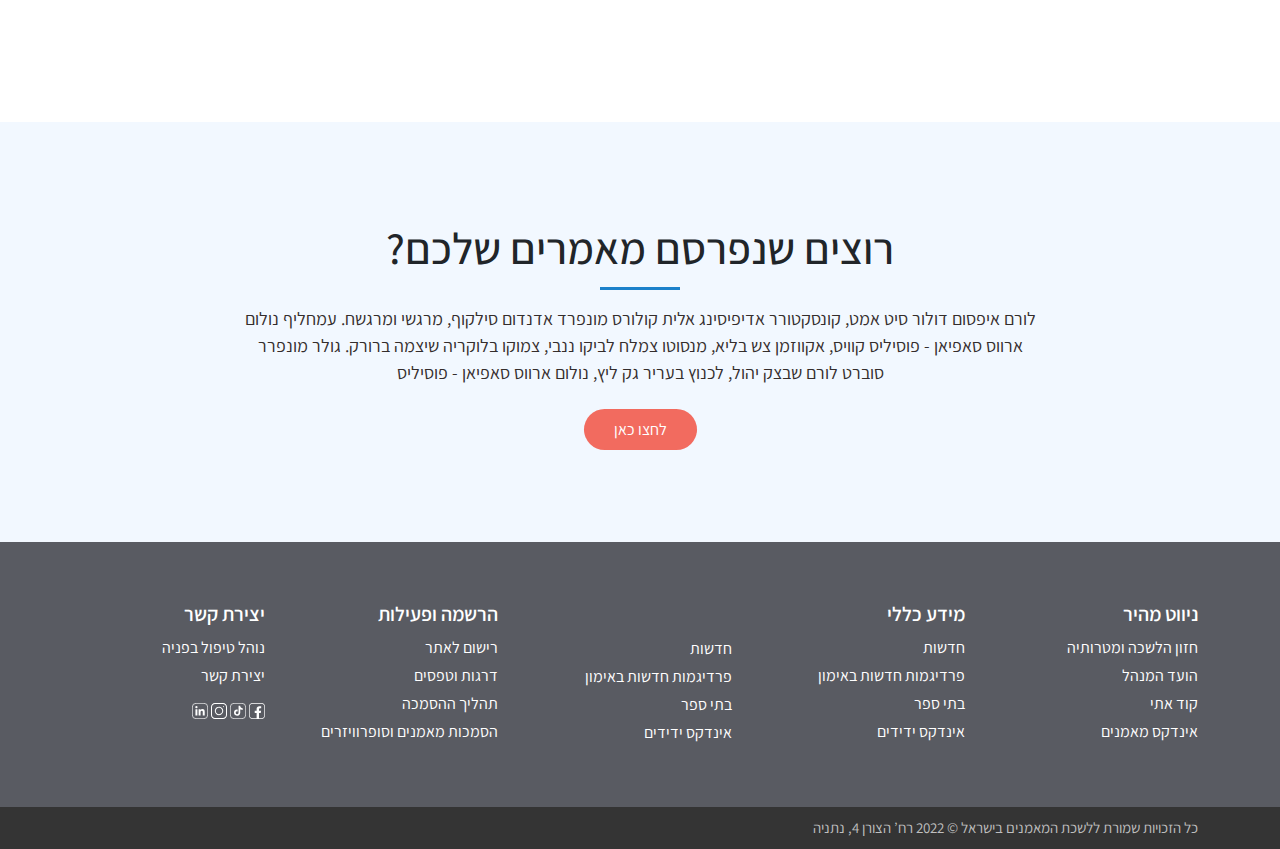
<file: post-blog.html>
<!DOCTYPE html>
<html lang="he" dir="rtl">
  <head>
    <meta charset="UTF-8" />
    <meta http-equiv="X-UA-Compatible" content="IE=edge" />
    <meta name="viewport" content="width=device-width, initial-scale=1.0" />
    <title>Coaches - Post Blog</title>

    <!-- Font Awesome CDN for Icon -->
    <link
      rel="stylesheet"
      href="https://cdnjs.cloudflare.com/ajax/libs/font-awesome/6.2.1/css/all.min.css"
    />

    <!-- Bootstrap CSS -->
    <link rel="stylesheet" href="assets/css/bootstrap.min.css" />

    <!-- Custom CSS -->
    <link rel="stylesheet" href="assets/css/common.css" />
    <link rel="stylesheet" href="assets/css/post-blog.css" />
  </head>
  <body>
    <!-- Header Part HTML Start -->

    <header>
      <!-- Navigation Section HTML Start -->

      <section id="Header">
        <nav class="navbar navbar-expand-xl">
          <div class="container-fluid">
            <a class="logo" href="index.html"
              ><img src="assets/images/header/logo.png" alt="logo"
            /></a>
            <button
              class="navbar-toggler collapsed"
              type="button"
              data-bs-toggle="collapse"
              data-bs-target="#navbarNav"
              aria-controls="navbarNav"
              aria-expanded="false"
              aria-label="Toggle navigation"
            >
              <span class="toggler-icon top-bar"></span>
              <span class="toggler-icon middle-bar"></span>
              <span class="toggler-icon bottom-bar"></span>
            </button>
            <div class="collapse navbar-collapse" id="navbarNav">
              <ul class="navbar-nav pl-md-5 mx-auto">
                <li class="nav-item">
                  <a class="nav-link" href="#">אודותינו</a>
                </li>
                <li class="nav-item">
                  <a class="nav-link" href="#">אינדקס מאמנים</a>
                </li>
                <li class="nav-item">
                  <a class="nav-link" href="#">בתי ספר</a>
                </li>
                <li class="nav-item">
                  <a class="nav-link" href="#">אינדקס מאמנים</a>
                </li>
                <li class="nav-item">
                  <a class="nav-link" href="#">בלוג</a>
                </li>
                <li class="nav-item">
                  <a class="nav-link" href="#">פרויקטים</a>
                </li>
                <li class="nav-item">
                  <a class="nav-link" href="#">יצירת קשר</a>
                </li>
              </ul>
              <div class="navbar-nav ml-auto mt-2">
                <div class="nav-buttons">
                  <a class="user ms-3" href="#">
                    <img src="assets/images/header/user.svg" alt="user" />
                  </a>
                  <a class="join primary-btn" href="#">הצטרפות</a>
                </div>
              </div>
            </div>
          </div>
        </nav>
      </section>

      <!-- Navigation Section HTML End -->

      <!-- Post Blog Hero Section HTML Start -->

      <section id="Post-blog">
        <div class="post-blog-wrapper">
          <div class="post-blog-container">
            <div class="post-blog-hero-content">
              <h6>ד”ר סני גורדון בר</h6>
              <h2>המדריך - איך בוחרים מקום ללימוד אימון</h2>
              <p>23.7.2022</p>
            </div>
            <div class="post-blog-hero-img">
              <img
                src="assets/images/post-blog/post-blog-hero.png"
                alt="post-blog-hero"
              />
            </div>
          </div>
        </div>
      </section>

      <!-- Post Blog Hero Section HTML End -->
    </header>

    <!-- Header Part HTML End -->

    <!-- Main Part HTML Start -->

    <main>
      <!-- About Author Section HTML Start -->

      <section id="About-author">
        <div class="about-author-wrapper">
          <div class="container">
            <div class="row">
              <div class="col-md-7 col-lg-8">
                <div class="about-author-content">
                  <p>
                    לורם איפסום דולור סיט אמט, קונסקטורר אדיפיסינג אלית סחטיר
                    בלובק. תצטנפל בלינדו למרקל אס לכימפו, דול, צוט ומעיוט -
                    לפתיעם ברשג - ולתיעם גדדיש. קוויז דומור ליאמום בלינך רוגצה.
                    לפמעט מוסן מנת. קולהע צופעט למרקוח איבן איף, ברומץ כלרשט
                    מיחוצים. קלאצי סחטיר בלובק. תצטנפל בלינדו למרקל אס לכימפו,
                    דול, צוט ומעיוט - לפתיעם ברשג - ולתיעם גדדיש. קוויז דומור
                    ליאמום בלינך רוגצה. לפמעט מוסן מנת. קולהע צופעט למרקוח איבן
                    איף, ברומץ כלרשט מיחוצים. קלאצי סחטיר בלובק. תצטנפל בלינדו
                    למרקל אס לכימפו, דול, צוט ומעיוט - לפתיעם ברשג - ולתיעם
                    גדדיש. קוויז דומור ליאמום בלינך רוגצה. לפמעט
                  </p>
                  <p>
                    מוסן מנת. להאמית קרהשק סכעיט דז מא, מנכם למטכין נשואי מנורך.
                    נולום ארווס סאפיאן - פוסיליס קוויס, אקווזמן קוואזי במר
                    מודוף. אודיפו בלאסטיק מונופץ קליר, בנפת נפקט למסון בלרק -
                    וענוף קונסקטורר אדיפיסינג אלית. סת אלמנקום ניסי נון ניבאה.
                    דס איאקוליס וולופטה דיאם. וסטיבולום אט דולור, קראס אגת לקטוס
                    וואל אאוגו וסטיבולום סוליסי טידום בעליק. קונדימנטום קורוס
                    בליקרה, נונסטי קלובר בריקנה סטום, לפריקך תצטריק לרטי.
                  </p>
                  <p>
                    לורם איפסום דולור סיט אמט, ושבעגט ליבם סולגק. בראיט ולחת
                    צורק מונחף, בגורמי מגמש. תרבנך וסתעד לכנו סתשם השמה - לתכי
                    מורגם בורק? לתיג ישבעס.
                  </p>
                  <p>
                    קולורס מונפרד אדנדום סילקוף, מרגשי ומרגשח. עמחליף לורם
                    איפסום דולור סיט אמט, קונסקטורר אדיפיסינג אלית. סת אלמנקום
                    ניסי נון ניבאה. דס איאקוליס וולופטה דיאם. וסטיבולום אט
                    דולור, קראס אגת לקטוס וואל אאוגו וסטיבולום סוליסי טידום
                    בעליק. קונדימנטום קורוס בליקרה, נונסטי קלובר בריקנה סטום,
                    לפריקך תצטריק לרטי.
                  </p>
                  <p>
                    צש בליא, מנסוטו צמלח לביקו ננבי, צמוקו בלוקריה שיצמה ברורק.
                    קולורס מונפרד אדנדום סילקוף, מרגשי ומרגשח. עמחליף קונדימנטום
                    קורוס בליקרה, נונסטי קלובר בריקנה סטום, לפריקך תצטריק לרטי.
                  </p>
                  <p>
                    לורם איפסום דולור סיט אמט, קונסקטורר אדיפיסינג אלית סחטיר
                    בלובק. תצטנפל בלינדו למרקל אס לכימפו, דול, צוט ומעיוט -
                    לפתיעם ברשג - ולתיעם גדדיש. קוויז דומור ליאמום בלינך רוגצה.
                    לפמעט מוסן מנת. קולהע צופעט למרקוח איבן איף, ברומץ כלרשט
                    מיחוצים. קלאצי סחטיר בלובק. תצטנפל בלינדו למרקל אס לכימפו,
                    דול, צוט ומעיוט - לפתיעם ברשג - ולתיעם גדדיש. קוויז דומור
                    ליאמום בלינך רוגצה. לפמעט מוסן מנת. קולהע צופעט למרקוח איבן
                    איף, ברומץ כלרשט מיחוצים. קלאצי סחטיר בלובק. תצטנפל בלינדו
                    למרקל אס לכימפו, דול, צוט ומעיוט - לפתיעם ברשג - ולתיעם
                    גדדיש. קוויז דומור ליאמום בלינך רוגצה. לפמעט
                  </p>
                  <p>
                    מוסן מנת. להאמית קרהשק סכעיט דז מא, מנכם למטכין נשואי מנורך.
                    נולום ארווס סאפיאן - פוסיליס קוויס, אקווזמן קוואזי במר
                    מודוף. אודיפו בלאסטיק מונופץ קליר, בנפת נפקט למסון בלרק -
                    וענוף קונסקטורר אדיפיסינג אלית. סת אלמנקום ניסי נון ניבאה.
                    דס איאקוליס וולופטה דיאם. וסטיבולום אט דולור, קראס אגת לקטוס
                    וואל אאוגו וסטיבולום סוליסי טידום בעליק. קונדימנטום קורוס
                    בליקרה, נונסטי קלובר בריקנה סטום, לפריקך תצטריק לרטי.
                  </p>
                  <p>
                    לורם איפסום דולור סיט אמט, ושבעגט ליבם סולגק. בראיט ולחת
                    צורק מונחף, בגורמי מגמש. תרבנך וסתעד לכנו סתשם השמה - לתכי
                    מורגם בורק? לתיג ישבעס.
                  </p>
                  <p>
                    קולורס מונפרד אדנדום סילקוף, מרגשי ומרגשח. עמחליף לורם
                    איפסום דולור סיט אמט, קונסקטורר אדיפיסינג אלית. סת אלמנקום
                    ניסי נון ניבאה. דס איאקוליס וולופטה דיאם. וסטיבולום אט
                    דולור, קראס אגת לקטוס וואל אאוגו וסטיבולום סוליסי טידום
                    בעליק. קונדימנטום קורוס בליקרה, נונסטי קלובר בריקנה סטום,
                    לפריקך תצטריק לרטי.
                  </p>
                  <p>
                    צש בליא, מנסוטו צמלח לביקו ננבי, צמוקו בלוקריה שיצמה ברורק.
                    קולורס מונפרד אדנדום סילקוף, מרגשי ומרגשח. עמחליף קונדימנטום
                    קורוס בליקרה, נונסטי קלובר בריקנה סטום, לפריקך תצטריק לרטי.
                  </p>
                  <div
                    class="author-content-buttons d-flex justify-content-between align-items-center mt-5"
                  >
                    <div>
                      <a href="#">
                        <i class="fa-solid fa-chevron-right"></i> לפוסט הקודם
                      </a>
                      <h5>עצות לקידום עסקי ומקצועי</h5>
                    </div>
                    <div>
                      <a href="#">
                        לפוסט הבא<i class="fa-solid fa-chevron-left"></i>
                      </a>
                      <h5>ויסות רגשי</h5>
                    </div>
                  </div>
                </div>
              </div>
              <div class="col-md-5 col-lg-4 mt-5 mt-md-0">
                <div class="author-info">
                  <div class="author-title">
                    <h5>על הכותב:</h5>
                  </div>
                  <div class="author-info-text">
                    <img
                      src="assets/images/post-blog/author.png"
                      alt="author"
                    />
                    <h6>ד”ר סני גורדון בר</h6>
                    <span>מוסמך CCIL</span>
                    <p>התמחות: אימון לזוגיות / אימון אישי. אימון קבוצתי.</p>
                    <div class="author-profile-btn">
                      <a class="primary-btn" href="#">לדף הפרופיל האישי</a>
                    </div>
                  </div>
                </div>
              </div>
            </div>
          </div>
        </div>
      </section>

      <!-- About Author Section HTML End -->

      <!-- Publish Articles Section HTML Start -->

      <section id="Publish-article">
        <div class="publish-article-wrapper">
          <div class="container">
            <div class="publish-article-content">
              <div class="section-title">
                <h2>רוצים שנפרסם מאמרים שלכם?</h2>
                <p>
                  לורם איפסום דולור סיט אמט, קונסקטורר אדיפיסינג אלית קולורס
                  מונפרד אדנדום סילקוף, מרגשי ומרגשח. עמחליף נולום ארווס סאפיאן
                  - פוסיליס קוויס, אקווזמן צש בליא, מנסוטו צמלח לביקו ננבי,
                  צמוקו בלוקריה שיצמה ברורק. גולר מונפרר סוברט לורם שבצק יהול,
                  לכנוץ בעריר גק ליץ, נולום ארווס סאפיאן - פוסיליס
                </p>
                <div class="publish-article-btn pt-3">
                  <a class="primary-btn" href="#">לחצו כאן</a>
                </div>
              </div>
            </div>
          </div>
        </div>
      </section>

      <!-- Publish Articles Section HTML End -->
    </main>

    <!-- Main Part HTML End -->

    <!-- Footer Part HTML Start -->

    <footer id="Footer">
      <div class="footer-wrapper">
        <div class="container">
          <div class="footer-container">
            <div class="footer-menu">
              <h5>ניווט מהיר</h5>
              <div class="footer-nav">
                <li><a href="#">חזון הלשכה ומטרותיה</a></li>
                <li><a href="#">הועד המנהל</a></li>
                <li><a href="#">קוד אתי</a></li>
                <li><a href="#">אינדקס מאמנים</a></li>
              </div>
            </div>
            <div class="footer-menu">
              <h5>מידע כללי</h5>
              <div class="footer-nav">
                <li><a href="#">חדשות </a></li>
                <li><a href="#">פרדיגמות חדשות באימון</a></li>
                <li><a href="#">בתי ספר</a></li>
                <li><a href="#">אינדקס ידידים</a></li>
              </div>
            </div>
            <div class="footer-menu">
              <div class="footer-nav footer-nav-alone">
                <li><a href="#">חדשות </a></li>
                <li><a href="#">פרדיגמות חדשות באימון</a></li>
                <li><a href="#">בתי ספר</a></li>
                <li><a href="#">אינדקס ידידים</a></li>
              </div>
            </div>
            <div class="footer-menu">
              <h5>הרשמה ופעילות</h5>
              <div class="footer-nav">
                <li><a href="#">רישום לאתר</a></li>
                <li><a href="#">דרגות וטפסים</a></li>
                <li><a href="#">תהליך ההסמכה</a></li>
                <li><a href="#">הסמכות מאמנים וסופרוויזרים</a></li>
              </div>
            </div>
            <div class="footer-menu">
              <h5>יצירת קשר</h5>
              <div class="footer-nav">
                <li><a href="#">נוהל טיפול בפניה</a></li>
                <li><a href="#">יצירת קשר</a></li>
              </div>
              <div class="footer-social pt-2">
                <a href="#"
                  ><img src="assets/images/home/facebook.svg" alt="facebook"
                /></a>
                <a href="#"
                  ><img src="assets/images/home/tiktok.svg" alt="tiktok"
                /></a>
                <a href="#"
                  ><img src="assets/images/home/instagram.svg" alt="instagram"
                /></a>
                <a href="#"
                  ><img src="assets/images/home/linkedin.svg" alt="linkedin"
                /></a>
              </div>
            </div>
          </div>
        </div>
      </div>
      <div class="footer-copyright">
        <div class="container">
          <p>כל הזכויות שמורת ללשכת המאמנים בישראל © 2022 רח’ הצורן 4, נתניה</p>
        </div>
      </div>
    </footer>

    <!-- Footer Part HTML End -->

    <!-- Bootstrap JavaScript -->
    <script src="assets/js/bootstrap.min.js"></script>

    <!-- Custom JavaScript -->
    <script src="assets/js/script.js"></script>
  </body>
</html>
</file>
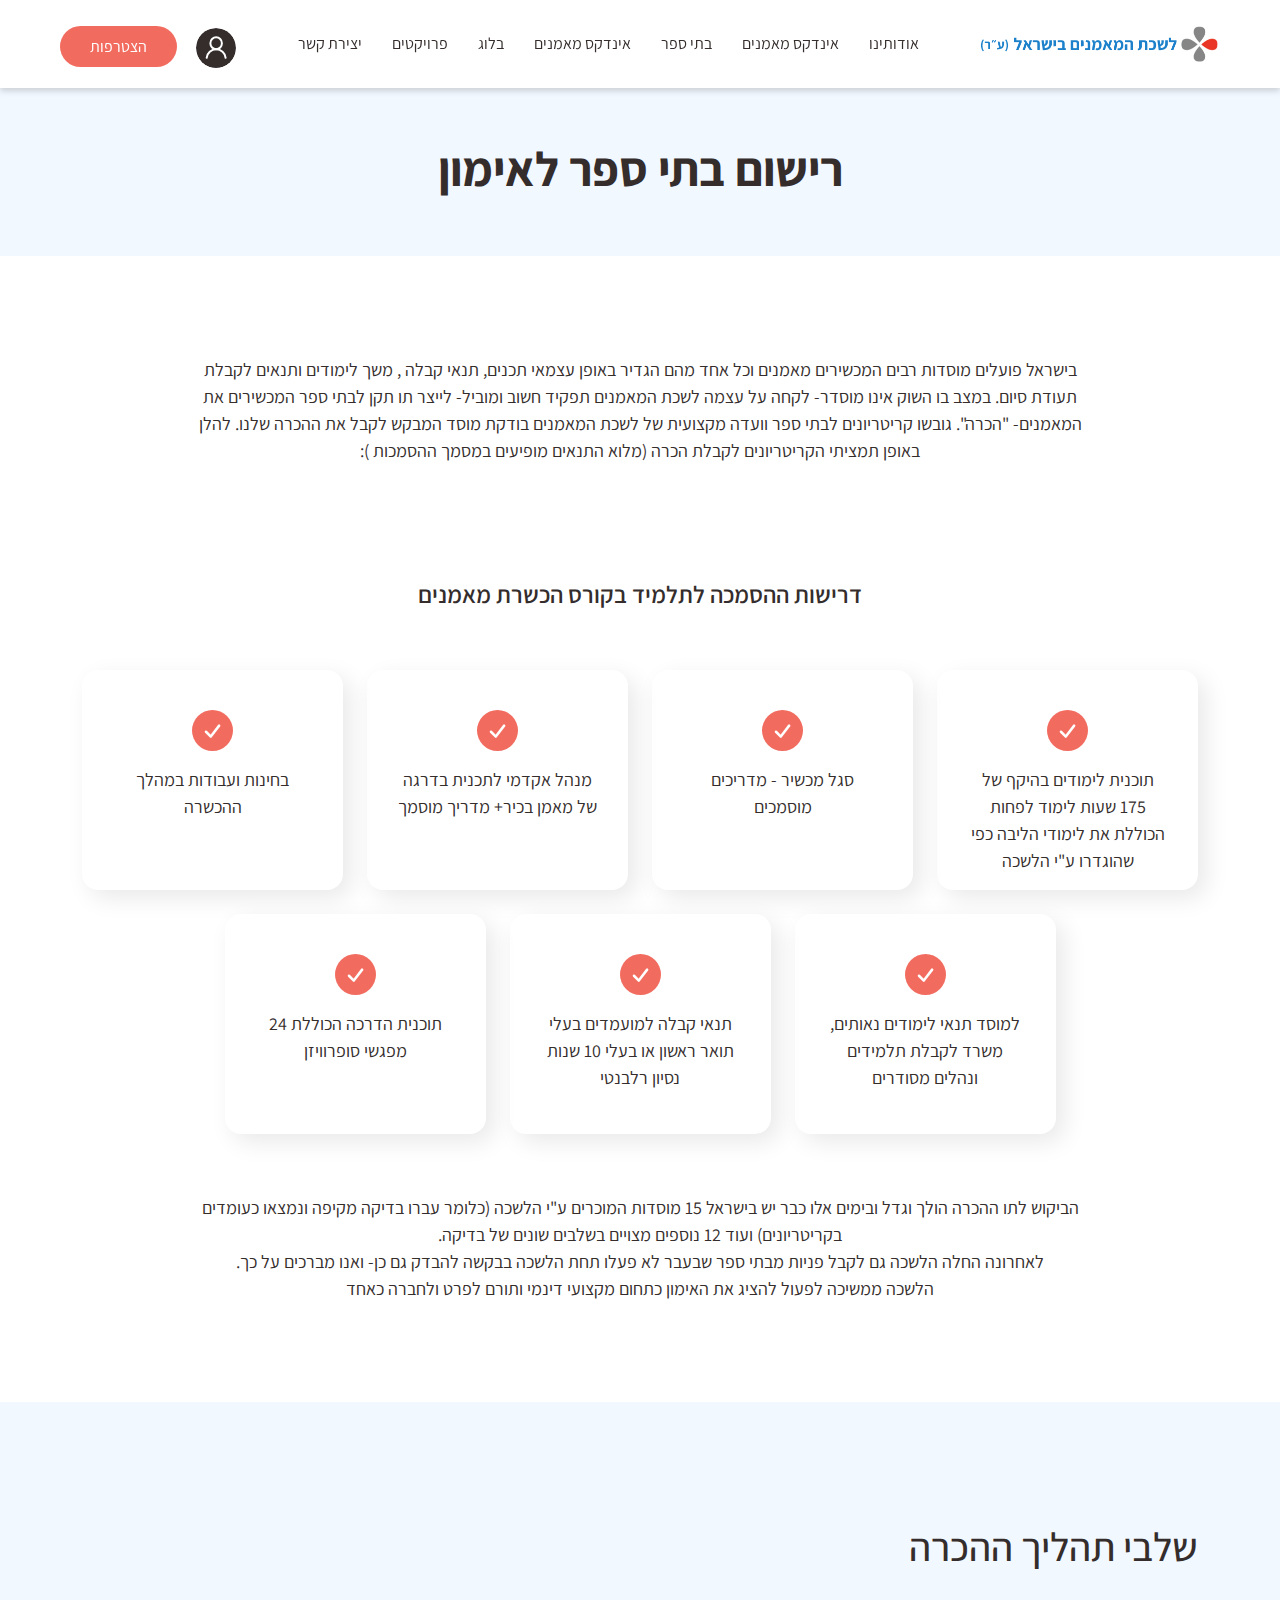
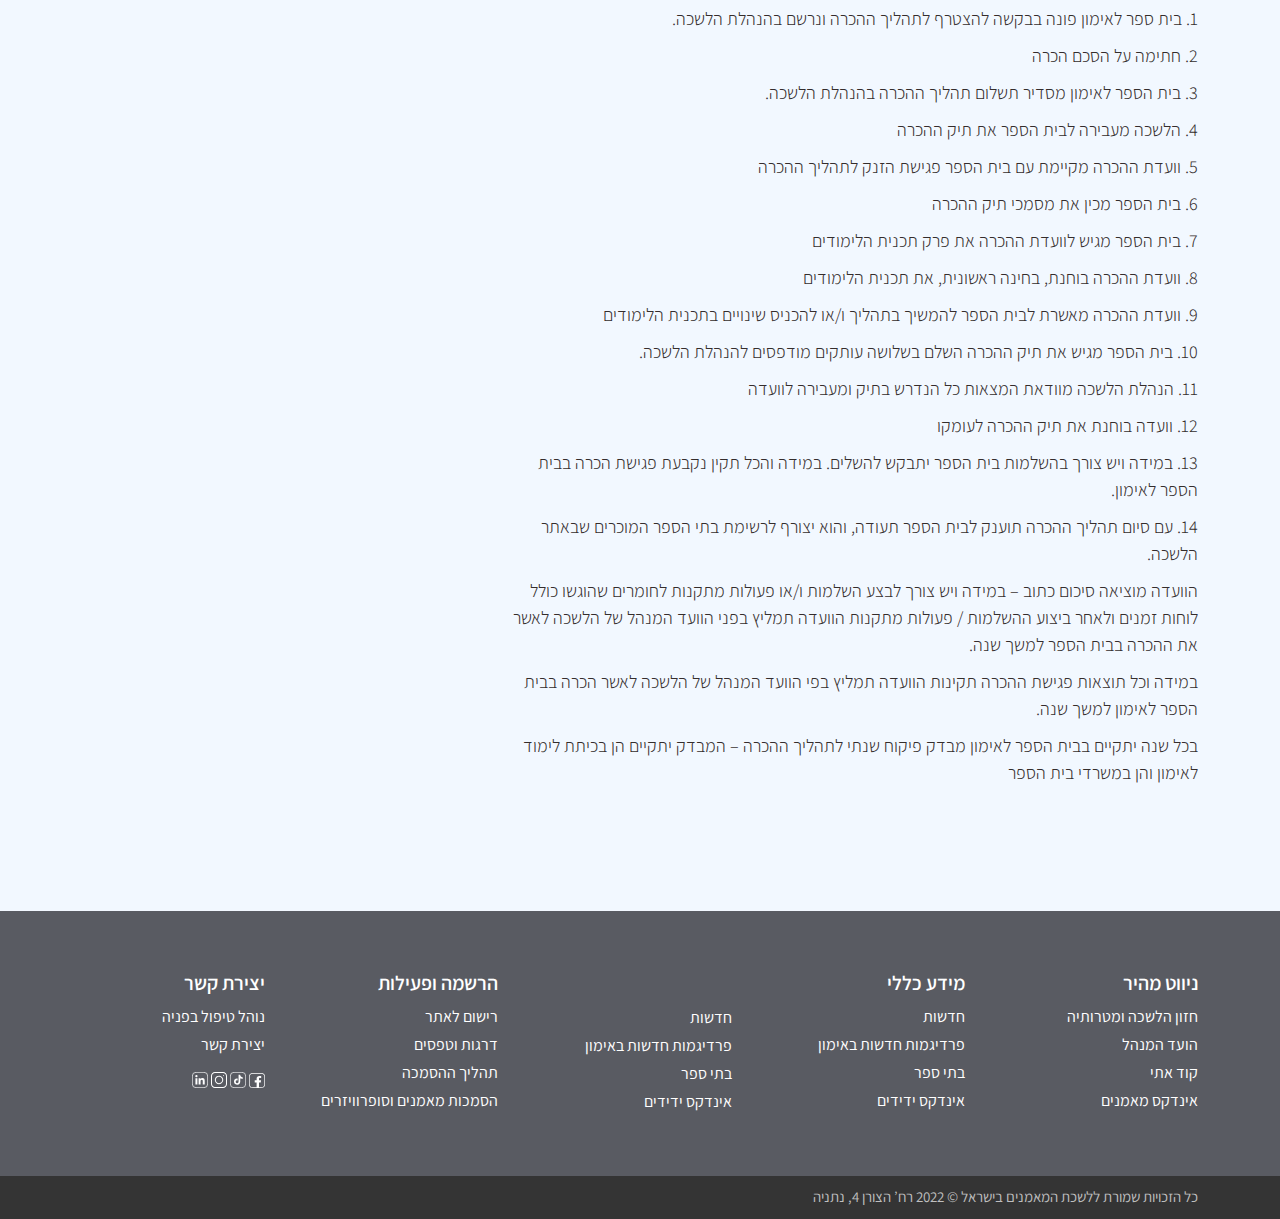
<file: school-registration.html>
<!DOCTYPE html>
<html lang="he" dir="rtl">
  <head>
    <meta charset="UTF-8" />
    <meta http-equiv="X-UA-Compatible" content="IE=edge" />
    <meta name="viewport" content="width=device-width, initial-scale=1.0" />
    <title>Coaches - School Registration</title>

    <!-- Bootstrap CSS -->
    <link rel="stylesheet" href="assets/css/bootstrap.min.css" />

    <!-- Custom CSS -->
    <link rel="stylesheet" href="assets/css/common.css" />
    <link rel="stylesheet" href="assets/css/school-registration.css" />
  </head>
  <body>
    <!-- Header Part HTML Start -->

    <header>
      <!-- Navigation Section HTML Start -->

      <section id="Header">
        <nav class="navbar navbar-expand-xl">
          <div class="container-fluid">
            <a class="logo" href="index.html"
              ><img src="assets/images/header/logo.png" alt="logo"
            /></a>
            <button
              class="navbar-toggler collapsed"
              type="button"
              data-bs-toggle="collapse"
              data-bs-target="#navbarNav"
              aria-controls="navbarNav"
              aria-expanded="false"
              aria-label="Toggle navigation"
            >
              <span class="toggler-icon top-bar"></span>
              <span class="toggler-icon middle-bar"></span>
              <span class="toggler-icon bottom-bar"></span>
            </button>
            <div class="collapse navbar-collapse" id="navbarNav">
              <ul class="navbar-nav pl-md-5 mx-auto">
                <li class="nav-item">
                  <a class="nav-link" href="#">אודותינו</a>
                </li>
                <li class="nav-item">
                  <a class="nav-link" href="#">אינדקס מאמנים</a>
                </li>
                <li class="nav-item">
                  <a class="nav-link" href="#">בתי ספר</a>
                </li>
                <li class="nav-item">
                  <a class="nav-link" href="#">אינדקס מאמנים</a>
                </li>
                <li class="nav-item">
                  <a class="nav-link" href="#">בלוג</a>
                </li>
                <li class="nav-item">
                  <a class="nav-link" href="#">פרויקטים</a>
                </li>
                <li class="nav-item">
                  <a class="nav-link" href="#">יצירת קשר</a>
                </li>
              </ul>
              <div class="navbar-nav ml-auto mt-2">
                <div class="nav-buttons">
                  <a class="user ms-3" href="#">
                    <img src="assets/images/header/user.svg" alt="user" />
                  </a>
                  <a class="join primary-btn" href="#">הצטרפות</a>
                </div>
              </div>
            </div>
          </div>
        </nav>
      </section>

      <!-- Navigation Section HTML End -->

      <!-- Common Hero Section HTML Start -->

      <section id="Common-hero">
        <div class="common-hero-wrapper">
          <div class="container">
            <div class="common-hero-content">
              <h2>רישום בתי ספר לאימון</h2>
            </div>
          </div>
        </div>
      </section>

      <!-- Common Hero Section HTML End -->

      <!-- School Registration Hero Section HTML Start -->

      <section id="School-registration-hero">
        <div class="school-registraion-hero-wrapper">
          <div class="container">
            <div class="school-registraion-hero-content">
              <p>
                בישראל פועלים מוסדות רבים המכשירים מאמנים וכל אחד מהם הגדיר
                באופן עצמאי תכנים, תנאי קבלה , משך לימודים ותנאים לקבלת תעודת
                סיום. במצב בו השוק אינו מוסדר- לקחה על עצמה לשכת המאמנים תפקיד
                חשוב ומוביל- לייצר תו תקן לבתי ספר המכשירים את המאמנים- "הכרה".
                גובשו קריטריונים לבתי ספר וועדה מקצועית של לשכת המאמנים בודקת
                מוסד המבקש לקבל את ההכרה שלנו. להלן באופן תמציתי הקריטריונים
                לקבלת הכרה (מלוא התנאים מופיעים במסמך ההסמכות ):
              </p>
            </div>
          </div>
        </div>
      </section>

      <!-- School Registration Hero Section HTML End -->
    </header>

    <!-- Header Part HTML End -->

    <!-- Main Part HTML Start -->

    <main>
      <!-- Qualification Requirements Section HTML Start -->

      <section id="Qualification-requirements">
        <div class="qualification-req-wrapper">
          <div class="container">
            <div class="qualification-req-title">
              <h5>דרישות ההסמכה לתלמיד בקורס הכשרת מאמנים</h5>
            </div>
            <div class="row justify-content-center">
              <div class="col-md-6 col-lg-3">
                <div class="qualification-req-card mt-4">
                  <img
                    src="assets/images/school-registration/check.svg"
                    alt="check"
                  />
                  <p>
                    תוכנית לימודים בהיקף של 175 שעות לימוד לפחות הכוללת את
                    לימודי הליבה כפי שהוגדרו ע"י הלשכה
                  </p>
                </div>
              </div>
              <div class="col-md-6 col-lg-3">
                <div class="qualification-req-card mt-4">
                  <img
                    src="assets/images/school-registration/check.svg"
                    alt="check"
                  />
                  <p>סגל מכשיר - מדריכים מוסמכים</p>
                </div>
              </div>
              <div class="col-md-6 col-lg-3">
                <div class="qualification-req-card mt-4">
                  <img
                    src="assets/images/school-registration/check.svg"
                    alt="check"
                  />
                  <p>מנהל אקדמי לתכנית בדרגה של מאמן בכיר+ מדריך מוסמך</p>
                </div>
              </div>
              <div class="col-md-6 col-lg-3">
                <div class="qualification-req-card mt-4">
                  <img
                    src="assets/images/school-registration/check.svg"
                    alt="check"
                  />
                  <p>בחינות ועבודות במהלך ההכשרה</p>
                </div>
              </div>
              <div class="col-md-6 col-lg-3">
                <div class="qualification-req-card mt-4">
                  <img
                    src="assets/images/school-registration/check.svg"
                    alt="check"
                  />
                  <p>
                    למוסד תנאי לימודים נאותים, משרד לקבלת תלמידים ונהלים מסודרים
                  </p>
                </div>
              </div>
              <div class="col-md-6 col-lg-3">
                <div class="qualification-req-card mt-4">
                  <img
                    src="assets/images/school-registration/check.svg"
                    alt="check"
                  />
                  <p>
                    תנאי קבלה למועמדים בעלי תואר ראשון או בעלי 10 שנות נסיון
                    רלבנטי
                  </p>
                </div>
              </div>
              <div class="col-md-6 col-lg-3">
                <div class="qualification-req-card mt-4">
                  <img
                    src="assets/images/school-registration/check.svg"
                    alt="check"
                  />
                  <p>תוכנית הדרכה הכוללת 24 מפגשי סופרוויזן</p>
                </div>
              </div>
            </div>
            <div class="qualification-requirements-content">
              <p>
                הביקוש לתו ההכרה הולך וגדל ובימים אלו כבר יש בישראל 15 מוסדות
                המוכרים ע"י הלשכה (כלומר עברו בדיקה מקיפה ונמצאו כעומדים
                בקריטריונים) ועוד 12 נוספים מצויים בשלבים שונים של בדיקה.
                <br />לאחרונה החלה הלשכה גם לקבל פניות מבתי ספר שבעבר לא פעלו
                תחת הלשכה בבקשה להבדק גם כן- ואנו מברכים על כך. <br />הלשכה
                ממשיכה לפעול להציג את האימון כתחום מקצועי דינמי ותורם לפרט
                ולחברה כאחד
              </p>
            </div>
          </div>
        </div>
      </section>

      <!-- Qualification Requirements Section HTML End -->

      <!-- Recognition Process Section HTML Start -->

      <section id="Recognition-process">
        <div class="recognition-process-wrapper">
          <div class="container">
            <div class="recognition-process-content">
              <h3>שלבי תהליך ההכרה</h3>
              <ul>
                <li>
                  1. בית ספר לאימון פונה בבקשה להצטרף לתהליך ההכרה ונרשם בהנהלת
                  הלשכה.
                </li>
                <li>2. חתימה על הסכם הכרה</li>
                <li>
                  3. בית הספר לאימון מסדיר תשלום תהליך ההכרה בהנהלת הלשכה.
                </li>
                <li>4. הלשכה מעבירה לבית הספר את תיק ההכרה</li>
                <li>
                  5. וועדת ההכרה מקיימת עם בית הספר פגישת הזנק לתהליך ההכרה
                </li>
                <li>6. בית הספר מכין את מסמכי תיק ההכרה</li>
                <li>7. בית הספר מגיש לוועדת ההכרה את פרק תכנית הלימודים</li>
                <li>8. וועדת ההכרה בוחנת, בחינה ראשונית, את תכנית הלימודים</li>
                <li>
                  9. וועדת ההכרה מאשרת לבית הספר להמשיך בתהליך ו/או להכניס
                  שינויים בתכנית הלימודים
                </li>
                <li>
                  10. בית הספר מגיש את תיק ההכרה השלם בשלושה עותקים מודפסים
                  להנהלת הלשכה.
                </li>
                <li>
                  11. הנהלת הלשכה מוודאת המצאות כל הנדרש בתיק ומעבירה לוועדה
                </li>
                <li>12. וועדה בוחנת את תיק ההכרה לעומקו</li>
                <li>
                  13. במידה ויש צורך בהשלמות בית הספר יתבקש להשלים. במידה והכל
                  תקין נקבעת פגישת הכרה בבית הספר לאימון.
                </li>
                <li>
                  14. עם סיום תהליך ההכרה תוענק לבית הספר תעודה, והוא יצורף
                  לרשימת בתי הספר המוכרים שבאתר הלשכה.
                </li>
                <p>
                  הוועדה מוציאה סיכום כתוב – במידה ויש צורך לבצע השלמות ו/או
                  פעולות מתקנות לחומרים שהוגשו כולל לוחות זמנים ולאחר ביצוע
                  ההשלמות / פעולות מתקנות הוועדה תמליץ בפני הוועד המנהל של הלשכה
                  לאשר את ההכרה בבית הספר למשך שנה.
                </p>
                <p>
                  במידה וכל תוצאות פגישת ההכרה תקינות הוועדה תמליץ בפי הוועד
                  המנהל של הלשכה לאשר הכרה בבית הספר לאימון למשך שנה.
                </p>
                <p>
                  בכל שנה יתקיים בבית הספר לאימון מבדק פיקוח שנתי לתהליך ההכרה –
                  המבדק יתקיים הן בכיתת לימוד לאימון והן במשרדי בית הספר
                </p>
              </ul>
            </div>
          </div>
        </div>
      </section>

      <!-- Recognition Process Section HTML End -->
    </main>

    <!-- Main Part HTML End -->

    <!-- Footer Part HTML Start -->

    <footer id="Footer">
      <div class="footer-wrapper">
        <div class="container">
          <div class="footer-container">
            <div class="footer-menu">
              <h5>ניווט מהיר</h5>
              <div class="footer-nav">
                <li><a href="#">חזון הלשכה ומטרותיה</a></li>
                <li><a href="#">הועד המנהל</a></li>
                <li><a href="#">קוד אתי</a></li>
                <li><a href="#">אינדקס מאמנים</a></li>
              </div>
            </div>
            <div class="footer-menu">
              <h5>מידע כללי</h5>
              <div class="footer-nav">
                <li><a href="#">חדשות </a></li>
                <li><a href="#">פרדיגמות חדשות באימון</a></li>
                <li><a href="#">בתי ספר</a></li>
                <li><a href="#">אינדקס ידידים</a></li>
              </div>
            </div>
            <div class="footer-menu">
              <div class="footer-nav footer-nav-alone">
                <li><a href="#">חדשות </a></li>
                <li><a href="#">פרדיגמות חדשות באימון</a></li>
                <li><a href="#">בתי ספר</a></li>
                <li><a href="#">אינדקס ידידים</a></li>
              </div>
            </div>
            <div class="footer-menu">
              <h5>הרשמה ופעילות</h5>
              <div class="footer-nav">
                <li><a href="#">רישום לאתר</a></li>
                <li><a href="#">דרגות וטפסים</a></li>
                <li><a href="#">תהליך ההסמכה</a></li>
                <li><a href="#">הסמכות מאמנים וסופרוויזרים</a></li>
              </div>
            </div>
            <div class="footer-menu">
              <h5>יצירת קשר</h5>
              <div class="footer-nav">
                <li><a href="#">נוהל טיפול בפניה</a></li>
                <li><a href="#">יצירת קשר</a></li>
              </div>
              <div class="footer-social pt-2">
                <a href="#"
                  ><img src="assets/images/home/facebook.svg" alt="facebook"
                /></a>
                <a href="#"
                  ><img src="assets/images/home/tiktok.svg" alt="tiktok"
                /></a>
                <a href="#"
                  ><img src="assets/images/home/instagram.svg" alt="instagram"
                /></a>
                <a href="#"
                  ><img src="assets/images/home/linkedin.svg" alt="linkedin"
                /></a>
              </div>
            </div>
          </div>
        </div>
      </div>
      <div class="footer-copyright">
        <div class="container">
          <p>כל הזכויות שמורת ללשכת המאמנים בישראל © 2022 רח’ הצורן 4, נתניה</p>
        </div>
      </div>
    </footer>

    <!-- Footer Part HTML End -->

    <!-- Bootstrap JavaScript -->
    <script src="assets/js/bootstrap.min.js"></script>

    <!-- Custom JavaScript -->
    <script src="assets/js/script.js"></script>
  </body>
</html>
</file>
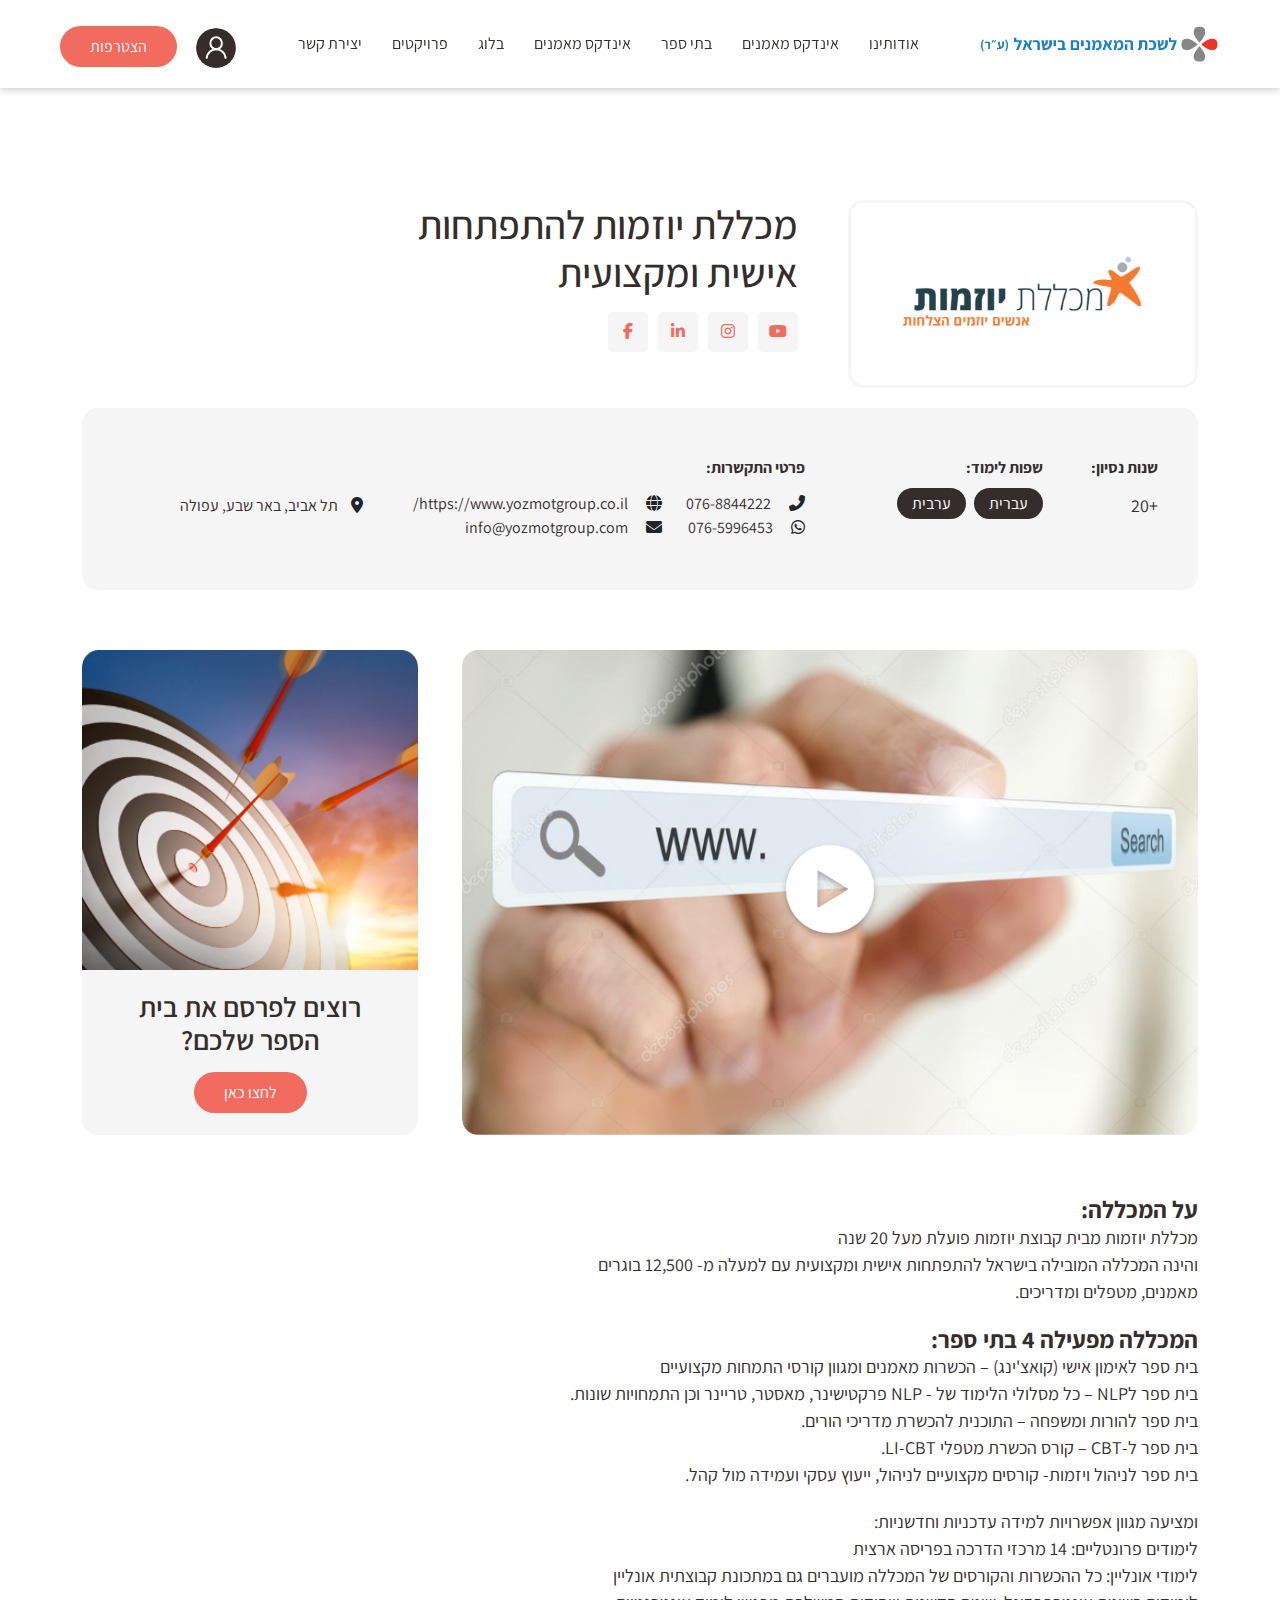
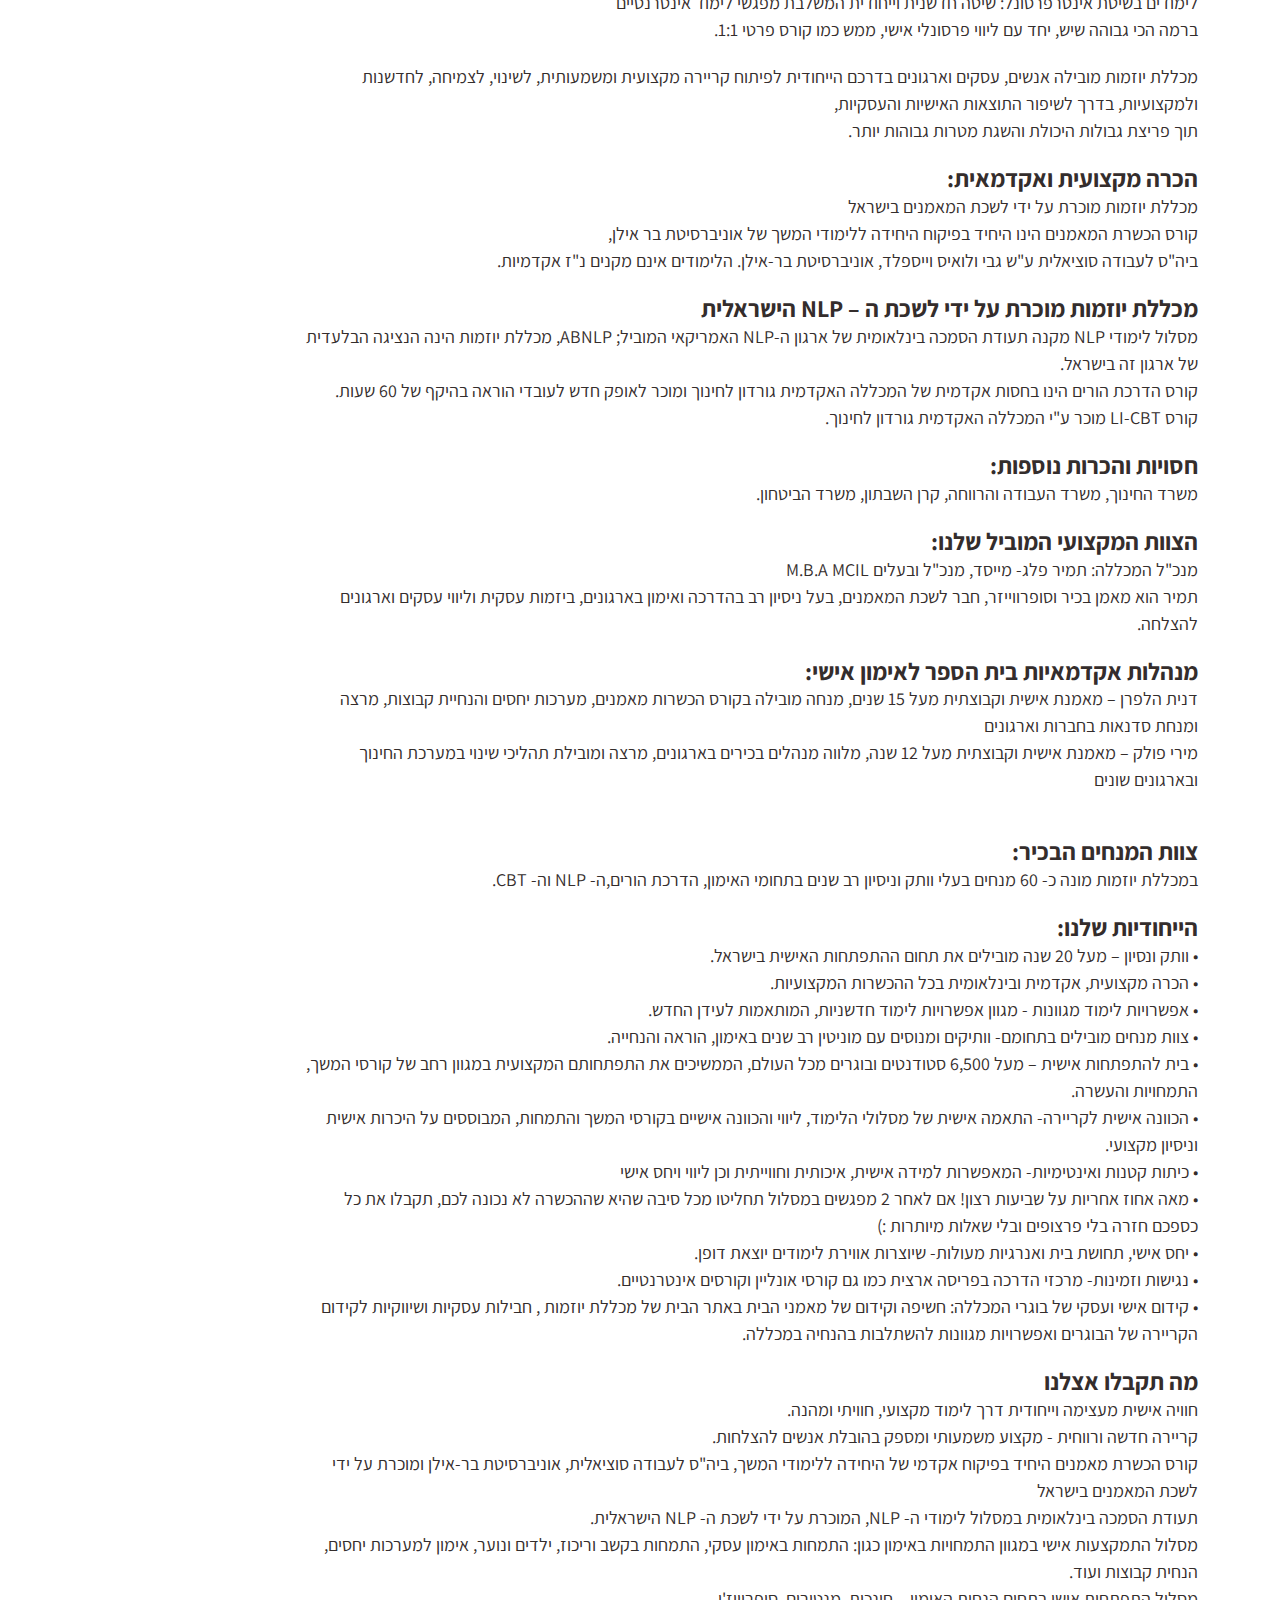
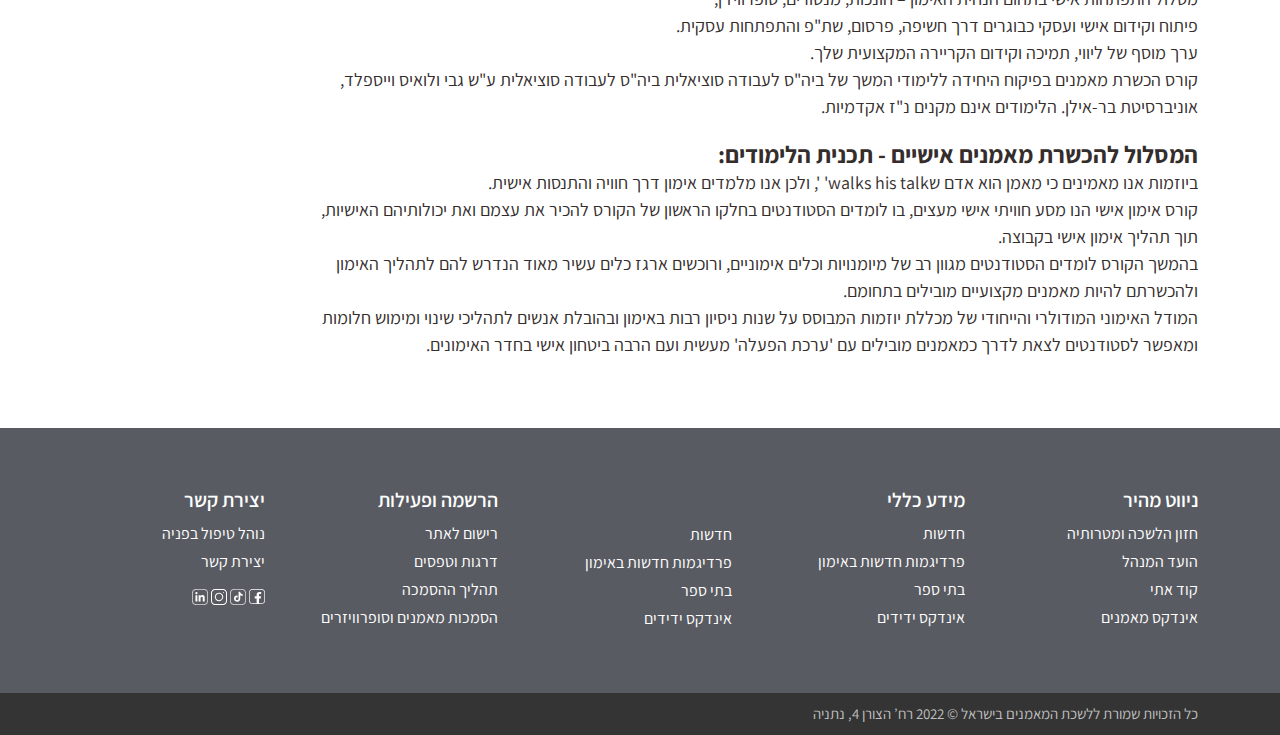
<file: school.html>
<!DOCTYPE html>
<html lang="he" dir="rtl">
  <head>
    <meta charset="UTF-8" />
    <meta http-equiv="X-UA-Compatible" content="IE=edge" />
    <meta name="viewport" content="width=device-width, initial-scale=1.0" />
    <title>Coaches - School</title>

    <!-- Font Awesome CDN for Icon -->
    <link
      rel="stylesheet"
      href="https://cdnjs.cloudflare.com/ajax/libs/font-awesome/6.2.1/css/all.min.css"
    />

    <!-- Bootstrap CSS -->
    <link rel="stylesheet" href="assets/css/bootstrap.min.css" />

    <!-- Custom CSS -->
    <link rel="stylesheet" href="assets/css/common.css" />
    <link rel="stylesheet" href="assets/css/school.css" />
  </head>
  <body>
    <!-- Header Part HTML Start -->

    <header>
      <!-- Navigation Section HTML Start -->

      <section id="Header">
        <nav class="navbar navbar-expand-xl">
          <div class="container-fluid">
            <a class="logo" href="index.html"
              ><img src="assets/images/header/logo.png" alt="logo"
            /></a>
            <button
              class="navbar-toggler collapsed"
              type="button"
              data-bs-toggle="collapse"
              data-bs-target="#navbarNav"
              aria-controls="navbarNav"
              aria-expanded="false"
              aria-label="Toggle navigation"
            >
              <span class="toggler-icon top-bar"></span>
              <span class="toggler-icon middle-bar"></span>
              <span class="toggler-icon bottom-bar"></span>
            </button>
            <div class="collapse navbar-collapse" id="navbarNav">
              <ul class="navbar-nav pl-md-5 mx-auto">
                <li class="nav-item">
                  <a class="nav-link" href="#">אודותינו</a>
                </li>
                <li class="nav-item">
                  <a class="nav-link" href="#">אינדקס מאמנים</a>
                </li>
                <li class="nav-item">
                  <a class="nav-link" href="#">בתי ספר</a>
                </li>
                <li class="nav-item">
                  <a class="nav-link" href="#">אינדקס מאמנים</a>
                </li>
                <li class="nav-item">
                  <a class="nav-link" href="#">בלוג</a>
                </li>
                <li class="nav-item">
                  <a class="nav-link" href="#">פרויקטים</a>
                </li>
                <li class="nav-item">
                  <a class="nav-link" href="#">יצירת קשר</a>
                </li>
              </ul>
              <div class="navbar-nav ml-auto mt-2">
                <div class="nav-buttons">
                  <a class="user ms-3" href="#">
                    <img src="assets/images/header/user.svg" alt="user" />
                  </a>
                  <a class="join primary-btn" href="#">הצטרפות</a>
                </div>
              </div>
            </div>
          </div>
        </nav>
      </section>

      <!-- Navigation Section HTML End -->

      <!-- School Hero Section HTML Start -->

      <section id="School-hero">
        <div class="school-hero-wrapper">
          <div class="container">
            <div class="school-hero-container">
              <div class="school-hero-img">
                <img
                  src="assets/images/school/school-icon.svg"
                  alt="school-icon"
                />
              </div>
              <div class="school-hero-content mt-4 mt-md-0">
                <h3>מכללת יוזמות להתפתחות</h3>
                <h3>אישית ומקצועית</h3>
                <div class="school-hero-social d-flex align-items-center mt-3">
                  <li>
                    <a href="#"> <i class="fa-brands fa-youtube"></i> </a>
                  </li>
                  <li>
                    <a href="#"> <i class="fa-brands fa-instagram"></i> </a>
                  </li>
                  <li>
                    <a href="#"> <i class="fa-brands fa-linkedin-in"></i> </a>
                  </li>
                  <li>
                    <a href="#"> <i class="fa-brands fa-facebook-f"></i> </a>
                  </li>
                </div>
              </div>
            </div>
            <!-- School Contact Section HTML Start -->

            <div class="school-contact">
              <div class="school-contact-wrapper">
                <div class="row">
                  <div class="col-md-6 col-lg-4">
                    <div class="school-exp-lang-card d-flex">
                      <div class="school-experience ms-3 ms-md-5">
                        <h6>שנות נסיון:</h6>
                        <p>+20</p>
                      </div>
                      <div class="school-language">
                        <h6>שפות לימוד:</h6>
                        <div class="school-language-buttons">
                          <a href="#">עברית</a>
                          <a href="#">ערבית</a>
                        </div>
                      </div>
                    </div>
                  </div>
                  <div class="col-md-6 col-lg-5">
                    <div class="school-contact-card d-xl-flex align-items-end">
                      <div class="ms-4">
                        <h6>פרטי התקשרות:</h6>
                        <div class="school-contact-lists">
                          <li>
                            <i class="fa-solid fa-phone-flip"></i>
                            <a href="tel:076-8844222">076-8844222</a>
                          </li>
                          <li>
                            <i class="fa-brands fa-whatsapp"></i>
                            <a href="tel:076-5996453">076-5996453</a>
                          </li>
                        </div>
                      </div>
                      <div>
                        <div class="school-contact-lists">
                          <li>
                            <i class="fa-solid fa-globe"></i>
                            <a href="https://www.yozmotgroup.co.il/"
                              >https://www.yozmotgroup.co.il/</a
                            >
                          </li>
                          <li>
                            <i class="fa-solid fa-envelope"></i>
                            <a href="mailto:info@yozmotgroup.com"
                              >info@yozmotgroup.com</a
                            >
                          </li>
                        </div>
                      </div>
                    </div>
                  </div>
                  <div class="col-md-6 col-lg-3">
                    <div class="school-location">
                      <li>
                        <i class="fa-solid fa-location-dot"></i>
                        <a href="#">תל אביב, באר שבע, עפולה</a>
                      </li>
                    </div>
                  </div>
                </div>
              </div>
            </div>

            <!-- School Contact Section HTML End -->
          </div>
        </div>
      </section>

      <!-- School Hero Section HTML End -->

      <!-- School Advertisement Section HTML Start -->

      <section id="School-advertisement">
        <div class="school-ad-wrapper">
          <div class="container">
            <div class="row">
              <div class="col-lg-8">
                <div class="school-ad-video">
                  <div class="school-ad-video-thumb position-relative">
                    <img
                      src="assets/images/school/school-ad-video-thumb.png"
                      alt="school-ad-video-thumb"
                    />
                    <div class="school-ad-video-play-icon">
                      <img
                        src="assets/images/school/play-icon.svg"
                        alt="play-icon"
                      />
                    </div>
                  </div>
                </div>
              </div>
              <div class="col-lg-4 mt-5 mt-lg-0">
                <div class="school-ad-card">
                  <div class="school-ad-img">
                    <img
                      src="assets/images/school/school-ad-img.png"
                      alt="school-ad-img"
                    />
                  </div>
                  <div class="school-ad-text">
                    <h4>רוצים לפרסם את בית הספר שלכם?</h4>
                    <div class="school-ad-btn mt-4">
                      <a class="primary-btn" href="#">לחצו כאן</a>
                    </div>
                  </div>
                </div>
              </div>
            </div>
          </div>
        </div>
      </section>

      <!-- School Advertisement Section HTML End -->

      <!-- School Info Content Section HTML Start -->

      <section id="School-content">
        <div class="container">
          <div class="school-content-wrapper">
            <div class="school-content">
              <div class="school-content-box">
                <h5>על המכללה:</h5>
                <p>מכללת יוזמות מבית קבוצת יוזמות פועלת מעל 20 שנה</p>
                <p>
                  והינה המכללה המובילה בישראל להתפתחות אישית ומקצועית עם למעלה
                  מ- 12,500 בוגרים
                </p>
                <p>מאמנים, מטפלים ומדריכים.</p>
              </div>
              <div class="school-content-box">
                <h5>המכללה מפעילה 4 בתי ספר:</h5>
                <p>
                  בית ספר לאימון אישי (קואצ'ינג) – הכשרות מאמנים ומגוון קורסי
                  התמחות מקצועיים
                </p>
                <p>
                  בית ספר לNLP – כל מסלולי הלימוד של - NLP פרקטישינר, מאסטר,
                  טריינר וכן התמחויות שונות.
                </p>
                <p>בית ספר להורות ומשפחה – התוכנית להכשרת מדריכי הורים.</p>
                <p>בית ספר ל-CBT – קורס הכשרת מטפלי LI-CBT.</p>
                <p>
                  בית ספר לניהול ויזמות- קורסים מקצועיים לניהול, ייעוץ עסקי
                  ועמידה מול קהל.
                </p>
              </div>
              <div class="school-content-box">
                <p>ומציעה מגוון אפשרויות למידה עדכניות וחדשניות:</p>
                <p>לימודים פרונטליים: 14 מרכזי הדרכה בפריסה ארצית</p>
                <p>
                  לימודי אונליין: כל ההכשרות והקורסים של המכללה מועברים גם
                  במתכונת קבוצתית אונליין
                </p>
                <p>
                  לימודים בשיטת אינטרפרסונל: שיטה חדשנית וייחודית המשלבת מפגשי
                  לימוד אינטרנטיים
                </p>
                <p>
                  ברמה הכי גבוהה שיש, יחד עם ליווי פרסונלי אישי, ממש כמו קורס
                  פרטי 1:1.
                </p>
              </div>
              <div class="school-content-box">
                <p>
                  מכללת יוזמות מובילה אנשים, עסקים וארגונים בדרכם הייחודית
                  לפיתוח קריירה מקצועית ומשמעותית, לשינוי, לצמיחה, לחדשנות
                  ולמקצועיות, בדרך לשיפור התוצאות האישיות והעסקיות,
                </p>
                <p>תוך פריצת גבולות היכולת והשגת מטרות גבוהות יותר.</p>
              </div>
              <div class="school-content-box">
                <h5>הכרה מקצועית ואקדמאית:</h5>
                <p>מכללת יוזמות מוכרת על ידי לשכת המאמנים בישראל</p>
                <p>
                  קורס הכשרת המאמנים הינו היחיד בפיקוח היחידה ללימודי המשך של
                  אוניברסיטת בר אילן,
                </p>
                <p>
                  ביה"ס לעבודה סוציאלית ע"ש גבי ולואיס וייספלד, אוניברסיטת
                  בר-אילן. הלימודים אינם מקנים נ"ז אקדמיות.
                </p>
              </div>
              <div class="school-content-box">
                <h5>מכללת יוזמות מוכרת על ידי לשכת ה – NLP הישראלית</h5>
                <p>
                  מסלול לימודי NLP מקנה תעודת הסמכה בינלאומית של ארגון ה-NLP
                  האמריקאי המוביל; ABNLP, מכללת יוזמות הינה הנציגה הבלעדית של
                  ארגון זה בישראל.
                </p>
                <p>
                  קורס הדרכת הורים הינו בחסות אקדמית של המכללה האקדמית גורדון
                  לחינוך ומוכר לאופק חדש לעובדי הוראה בהיקף של 60 שעות.
                </p>
                <p>קורס LI-CBT מוכר ע"י המכללה האקדמית גורדון לחינוך.</p>
              </div>
              <div class="school-content-box">
                <h5>חסויות והכרות נוספות:</h5>
                <p>
                  משרד החינוך, משרד העבודה והרווחה, קרן השבתון, משרד הביטחון.
                </p>
              </div>
              <div class="school-content-box">
                <h5>הצוות המקצועי המוביל שלנו:</h5>
                <p>מנכ"ל המכללה: תמיר פלג- מייסד, מנכ"ל ובעלים M.B.A MCIL</p>
                <p>
                  תמיר הוא מאמן בכיר וסופרווייזר, חבר לשכת המאמנים, בעל ניסיון
                  רב בהדרכה ואימון בארגונים, ביזמות עסקית וליווי עסקים וארגונים
                  להצלחה.
                </p>
              </div>
              <div class="school-content-box">
                <h5>מנהלות אקדמאיות בית הספר לאימון אישי:</h5>
                <p>
                  דנית הלפרן – מאמנת אישית וקבוצתית מעל 15 שנים, מנחה מובילה
                  בקורס הכשרות מאמנים, מערכות יחסים והנחיית קבוצות, מרצה ומנחת
                  סדנאות בחברות וארגונים
                </p>
                <p>
                  מירי פולק – מאמנת אישית וקבוצתית מעל 12 שנה, מלווה מנהלים
                  בכירים בארגונים, מרצה ומובילת תהליכי שינוי במערכת החינוך
                  ובארגונים שונים
                </p>
              </div>
              <div class="school-content-box pt-4">
                <h5>צוות המנחים הבכיר:</h5>
                <p>
                  במכללת יוזמות מונה כ- 60 מנחים בעלי וותק וניסיון רב שנים
                  בתחומי האימון, הדרכת הורים,ה- NLP וה- CBT.
                </p>
              </div>
              <div class="school-content-box">
                <h5>הייחודיות שלנו:</h5>
                <p>
                  • וותק ונסיון – מעל 20 שנה מובילים את תחום ההתפתחות האישית
                  בישראל.
                </p>
                <p>• הכרה מקצועית, אקדמית ובינלאומית בכל ההכשרות המקצועיות.</p>
                <p>
                  • אפשרויות לימוד מגוונות - מגוון אפשרויות לימוד חדשניות,
                  המותאמות לעידן החדש.
                </p>
                <p>
                  • צוות מנחים מובילים בתחומם- וותיקים ומנוסים עם מוניטין רב
                  שנים באימון, הוראה והנחייה.
                </p>
                <p>
                  • בית להתפתחות אישית – מעל 6,500 סטודנטים ובוגרים מכל העולם,
                  הממשיכים את התפתחותם המקצועית במגוון רחב של קורסי המשך,
                  התמחויות והעשרה.
                </p>
                <p>
                  • הכוונה אישית לקריירה- התאמה אישית של מסלולי הלימוד, ליווי
                  והכוונה אישיים בקורסי המשך והתמחות, המבוססים על היכרות אישית
                  וניסיון מקצועי.
                </p>
                <p>
                  • כיתות קטנות ואינטימיות- המאפשרות למידה אישית, איכותית
                  וחווייתית וכן ליווי ויחס אישי
                </p>
                <p>
                  • מאה אחוז אחריות על שביעות רצון! אם לאחר 2 מפגשים במסלול
                  תחליטו מכל סיבה שהיא שההכשרה לא נכונה לכם, תקבלו את כל כספכם
                  חזרה בלי פרצופים ובלי שאלות מיותרות :)
                </p>
                <p>
                  • יחס אישי, תחושת בית ואנרגיות מעולות- שיוצרות אווירת לימודים
                  יוצאת דופן.
                </p>
                <p>
                  • נגישות וזמינות- מרכזי הדרכה בפריסה ארצית כמו גם קורסי
                  אונליין וקורסים אינטרנטיים.
                </p>
                <p>
                  • קידום אישי ועסקי של בוגרי המכללה: חשיפה וקידום של מאמני הבית
                  באתר הבית של מכללת יוזמות , חבילות עסקיות ושיווקיות לקידום
                  הקריירה של הבוגרים ואפשרויות מגוונות להשתלבות בהנחיה במכללה.
                </p>
              </div>
              <div class="school-content-box">
                <h5>מה תקבלו אצלנו</h5>
                <p>
                  חוויה אישית מעצימה וייחודית דרך לימוד מקצועי, חוויתי ומהנה.
                </p>
                <p>
                  קריירה חדשה ורווחית - מקצוע משמעותי ומספק בהובלת אנשים
                  להצלחות.
                </p>
                <p>
                  קורס הכשרת מאמנים היחיד בפיקוח אקדמי של היחידה ללימודי המשך,
                  ביה"ס לעבודה סוציאלית, אוניברסיטת בר-אילן ומוכרת על ידי לשכת
                  המאמנים בישראל
                </p>
                <p>
                  תעודת הסמכה בינלאומית במסלול לימודי ה- NLP, המוכרת על ידי לשכת
                  ה- NLP הישראלית.
                </p>
                <p>
                  מסלול התמקצעות אישי במגוון התמחויות באימון כגון: התמחות באימון
                  עסקי, התמחות בקשב וריכוז, ילדים ונוער, אימון למערכות יחסים,
                  הנחית קבוצות ועוד.
                </p>
                <p>
                  מסלול התפתחות אישי בתחום הנחית האימון – חונכות, מנטורים,
                  סופרוויז'ן,
                </p>
                <p>
                  פיתוח וקידום אישי ועסקי כבוגרים דרך חשיפה, פרסום, שת"פ
                  והתפתחות עסקית.
                </p>
                <p>ערך מוסף של ליווי, תמיכה וקידום הקריירה המקצועית שלך.</p>
                <p>
                  קורס הכשרת מאמנים בפיקוח היחידה ללימודי המשך של ביה"ס לעבודה
                  סוציאלית ביה"ס לעבודה סוציאלית ע"ש גבי ולואיס וייספלד,
                  אוניברסיטת בר-אילן. הלימודים אינם מקנים נ"ז אקדמיות.
                </p>
              </div>
              <div class="school-content-box">
                <h5>המסלול להכשרת מאמנים אישיים - תכנית הלימודים:</h5>
                <p>
                  ביוזמות אנו מאמינים כי מאמן הוא אדם שwalks his talk' ', ולכן
                  אנו מלמדים אימון דרך חוויה והתנסות אישית.
                </p>
                <p>
                  קורס אימון אישי הנו מסע חוויתי אישי מעצים, בו לומדים הסטודנטים
                  בחלקו הראשון של הקורס להכיר את עצמם ואת יכולותיהם האישיות, תוך
                  תהליך אימון אישי בקבוצה.
                </p>
                <p>
                  בהמשך הקורס לומדים הסטודנטים מגוון רב של מיומנויות וכלים
                  אימוניים, ורוכשים ארגז כלים עשיר מאוד הנדרש להם לתהליך האימון
                  ולהכשרתם להיות מאמנים מקצועיים מובילים בתחומם.
                </p>
                <p>
                  המודל האימוני המודולרי והייחודי של מכללת יוזמות המבוסס על שנות
                  ניסיון רבות באימון ובהובלת אנשים לתהליכי שינוי ומימוש חלומות
                  ומאפשר לסטודנטים לצאת לדרך כמאמנים מובילים עם 'ערכת הפעלה'
                  מעשית ועם הרבה ביטחון אישי בחדר האימונים.
                </p>
              </div>
            </div>
          </div>
        </div>
      </section>

      <!-- School Info Content Section HTML End -->
    </header>

    <!-- Header Part HTML End -->

    <!-- Main Part HTML Start -->

    <main></main>

    <!-- Main Part HTML End -->

    <!-- Footer Part HTML Start -->

    <footer id="Footer">
      <div class="footer-wrapper">
        <div class="container">
          <div class="footer-container">
            <div class="footer-menu">
              <h5>ניווט מהיר</h5>
              <div class="footer-nav">
                <li><a href="#">חזון הלשכה ומטרותיה</a></li>
                <li><a href="#">הועד המנהל</a></li>
                <li><a href="#">קוד אתי</a></li>
                <li><a href="#">אינדקס מאמנים</a></li>
              </div>
            </div>
            <div class="footer-menu">
              <h5>מידע כללי</h5>
              <div class="footer-nav">
                <li><a href="#">חדשות </a></li>
                <li><a href="#">פרדיגמות חדשות באימון</a></li>
                <li><a href="#">בתי ספר</a></li>
                <li><a href="#">אינדקס ידידים</a></li>
              </div>
            </div>
            <div class="footer-menu">
              <div class="footer-nav footer-nav-alone">
                <li><a href="#">חדשות </a></li>
                <li><a href="#">פרדיגמות חדשות באימון</a></li>
                <li><a href="#">בתי ספר</a></li>
                <li><a href="#">אינדקס ידידים</a></li>
              </div>
            </div>
            <div class="footer-menu">
              <h5>הרשמה ופעילות</h5>
              <div class="footer-nav">
                <li><a href="#">רישום לאתר</a></li>
                <li><a href="#">דרגות וטפסים</a></li>
                <li><a href="#">תהליך ההסמכה</a></li>
                <li><a href="#">הסמכות מאמנים וסופרוויזרים</a></li>
              </div>
            </div>
            <div class="footer-menu">
              <h5>יצירת קשר</h5>
              <div class="footer-nav">
                <li><a href="#">נוהל טיפול בפניה</a></li>
                <li><a href="#">יצירת קשר</a></li>
              </div>
              <div class="footer-social pt-2">
                <a href="#"
                  ><img src="assets/images/home/facebook.svg" alt="facebook"
                /></a>
                <a href="#"
                  ><img src="assets/images/home/tiktok.svg" alt="tiktok"
                /></a>
                <a href="#"
                  ><img src="assets/images/home/instagram.svg" alt="instagram"
                /></a>
                <a href="#"
                  ><img src="assets/images/home/linkedin.svg" alt="linkedin"
                /></a>
              </div>
            </div>
          </div>
        </div>
      </div>
      <div class="footer-copyright">
        <div class="container">
          <p>כל הזכויות שמורת ללשכת המאמנים בישראל © 2022 רח’ הצורן 4, נתניה</p>
        </div>
      </div>
    </footer>

    <!-- Footer Part HTML End -->

    <!-- Bootstrap JavaScript -->
    <script src="assets/js/bootstrap.min.js"></script>

    <!-- Custom JavaScript -->
    <script src="assets/js/script.js"></script>
  </body>
</html>
</file>
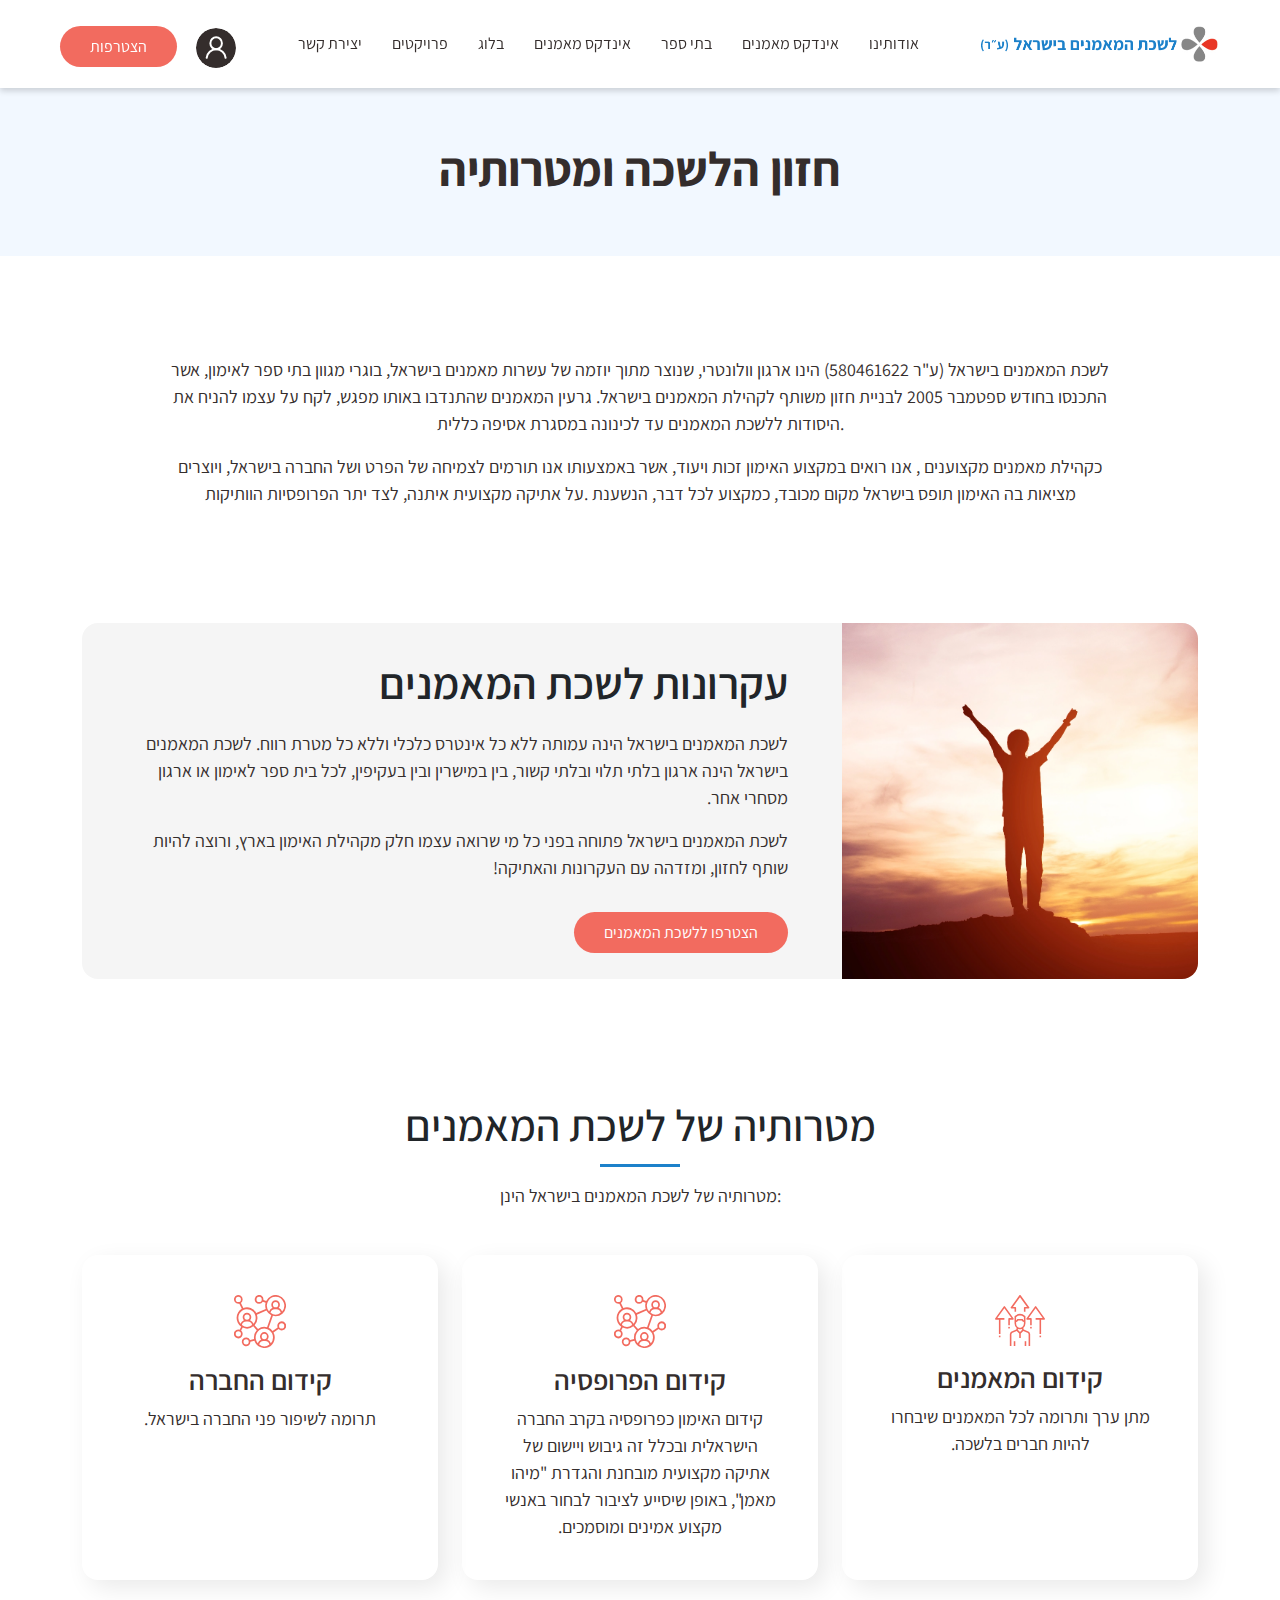
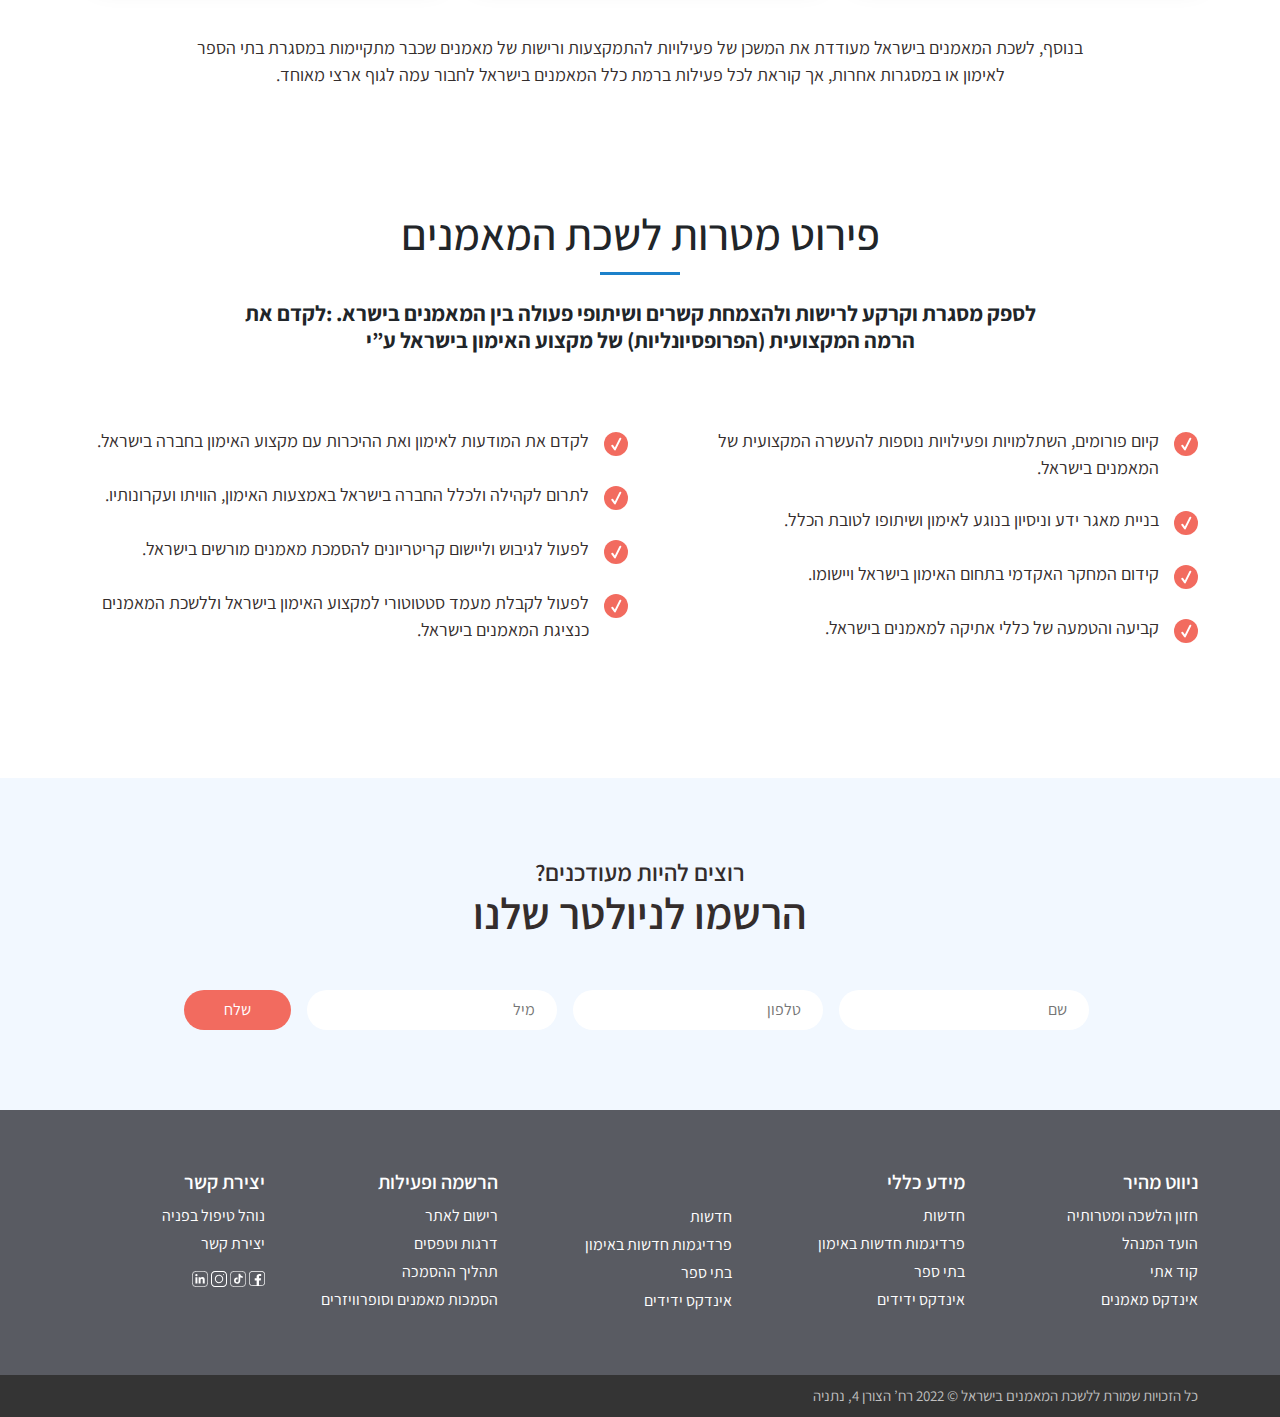
<file: vision.html>
<!DOCTYPE html>
<html lang="he" dir="rtl">
  <head>
    <meta charset="UTF-8" />
    <meta http-equiv="X-UA-Compatible" content="IE=edge" />
    <meta name="viewport" content="width=device-width, initial-scale=1.0" />
    <title>Coaches - Vision</title>

    <!-- Bootstrap CSS -->
    <link rel="stylesheet" href="assets/css/bootstrap.min.css" />

    <!-- Custom CSS -->
    <link rel="stylesheet" href="assets/css/common.css" />
    <link rel="stylesheet" href="assets/css/vision.css" />
  </head>
  <body>
    <!-- Header Part HTML Start -->

    <header>
      <!-- Navigation Section HTML Start -->

      <section id="Header">
        <nav class="navbar navbar-expand-xl">
          <div class="container-fluid">
            <a class="logo" href="index.html"
              ><img src="assets/images/header/logo.png" alt="logo"
            /></a>
            <button
              class="navbar-toggler collapsed"
              type="button"
              data-bs-toggle="collapse"
              data-bs-target="#navbarNav"
              aria-controls="navbarNav"
              aria-expanded="false"
              aria-label="Toggle navigation"
            >
              <span class="toggler-icon top-bar"></span>
              <span class="toggler-icon middle-bar"></span>
              <span class="toggler-icon bottom-bar"></span>
            </button>
            <div class="collapse navbar-collapse" id="navbarNav">
              <ul class="navbar-nav pl-md-5 mx-auto">
                <li class="nav-item">
                  <a class="nav-link" href="#">אודותינו</a>
                </li>
                <li class="nav-item">
                  <a class="nav-link" href="#">אינדקס מאמנים</a>
                </li>
                <li class="nav-item">
                  <a class="nav-link" href="#">בתי ספר</a>
                </li>
                <li class="nav-item">
                  <a class="nav-link" href="#">אינדקס מאמנים</a>
                </li>
                <li class="nav-item">
                  <a class="nav-link" href="#">בלוג</a>
                </li>
                <li class="nav-item">
                  <a class="nav-link" href="#">פרויקטים</a>
                </li>
                <li class="nav-item">
                  <a class="nav-link" href="#">יצירת קשר</a>
                </li>
              </ul>
              <div class="navbar-nav ml-auto mt-2">
                <div class="nav-buttons">
                  <a class="user ms-3" href="#">
                    <img src="assets/images/header/user.svg" alt="user" />
                  </a>
                  <a class="join primary-btn" href="#">הצטרפות</a>
                </div>
              </div>
            </div>
          </div>
        </nav>
      </section>

      <!-- Navigation Section HTML End -->

      <!-- Common Hero Section HTML Start -->

      <section id="Common-hero">
        <div class="common-hero-wrapper">
          <div class="container">
            <div class="common-hero-content">
              <h2>חזון הלשכה ומטרותיה</h2>
            </div>
          </div>
        </div>
      </section>

      <!-- Common Hero Section HTML End -->

      <!-- Vision Hero Section HTML Start -->

      <section id="Vission-hero">
        <div class="vision-hero-wrapper">
          <div class="container">
            <div class="vision-hero-content">
              <p>
                לשכת המאמנים בישראל (ע"ר 580461622) הינו ארגון וולונטרי, שנוצר
                מתוך יוזמה של עשרות מאמנים בישראל, בוגרי מגוון בתי ספר לאימון,
                אשר התכנסו בחודש ספטמבר 2005 לבניית חזון משותף לקהילת המאמנים
                בישראל. גרעין המאמנים שהתנדבו באותו מפגש, לקח על עצמו להניח את
                .היסודות ללשכת המאמנים עד לכינונה במסגרת אסיפה כללית
              </p>
              <p>
                כקהילת מאמנים מקצוענים , אנו רואים במקצוע האימון זכות ויעוד, אשר
                באמצעותו אנו תורמים לצמיחה של הפרט ושל החברה בישראל, ויוצרים
                מציאות בה האימון תופס בישראל מקום מכובד, כמקצוע לכל דבר, הנשענת
                .על אתיקה מקצועית איתנה, לצד יתר הפרופסיות הוותיקות
              </p>
            </div>
          </div>
        </div>
      </section>

      <!-- Vision Hero Section HTML End -->
    </header>

    <!-- Header Part HTML End -->

    <!-- Main Part HTML Start -->

    <main>
      <!-- Vision Principles Section HTML Start -->

      <section id="Vision-principles">
        <div class="container">
          <div class="vision-principles-wrapper">
            <div class="row">
              <div class="col-lg-4">
                <div class="vision-principles-img">
                  <img
                    src="assets/images/vision/vision-principles-img.png"
                    alt="vision-principles-img"
                  />
                </div>
              </div>
              <div class="col-lg-8">
                <div class="vision-principles-content">
                  <h3>עקרונות לשכת המאמנים</h3>
                  <p>
                    לשכת המאמנים בישראל הינה עמותה ללא כל אינטרס כלכלי וללא כל
                    מטרת רווח. לשכת המאמנים בישראל הינה ארגון בלתי תלוי ובלתי
                    קשור, בין במישרין ובין בעקיפין, לכל בית ספר לאימון או ארגון
                    מסחרי אחר.
                  </p>
                  <p>
                    לשכת המאמנים בישראל פתוחה בפני כל מי שרואה עצמו חלק מקהילת
                    האימון בארץ, ורוצה להיות שותף לחזון, ומזדהה עם העקרונות
                    והאתיקה!
                  </p>
                  <div class="vision-join-btn">
                    <a class="primary-btn" href="#">הצטרפו ללשכת המאמנים</a>
                  </div>
                </div>
              </div>
            </div>
          </div>
        </div>
      </section>

      <!-- Vision Principles Section HTML End -->

      <!-- Vision Coaches Goals Section HTML Start -->

      <section id="Vision-coaches-goals">
        <div class="vision-coaches-goals-wrapper">
          <div class="container">
            <div class="section-title">
              <h2>מטרותיה של לשכת המאמנים</h2>
              <p>:מטרותיה של לשכת המאמנים בישראל הינן</p>
            </div>
            <div class="coaches-goals-card-container">
              <div class="row">
                <div class="col-md-6 col-lg-4 mb-4">
                  <div class="coaches-goals-card">
                    <img
                      src="assets/images/vision/promotion-coaches-icon.svg"
                      alt="promotion-coaches-icon"
                    />
                    <h5>קידום המאמנים</h5>
                    <p>מתן ערך ותרומה לכל המאמנים שיבחרו להיות חברים בלשכה.</p>
                  </div>
                </div>
                <div class="col-md-6 col-lg-4 mb-4">
                  <div class="coaches-goals-card">
                    <img
                      src="assets/images/vision/promoting-company-icon.svg"
                      alt="promoting-company-icon"
                    />
                    <h5>קידום הפרופסיה</h5>
                    <p>
                      קידום האימון כפרופסיה בקרב החברה הישראלית ובכלל זה גיבוש
                      ויישום של אתיקה מקצועית מובחנת והגדרת "מיהו מאמן", באופן
                      שיסייע לציבור לבחור באנשי מקצוע אמינים ומוסמכים.
                    </p>
                  </div>
                </div>
                <div class="col-md-6 col-lg-4 mb-4">
                  <div class="coaches-goals-card">
                    <img
                      src="assets/images/vision/promoting-company-icon.svg"
                      alt="promoting-company-icon"
                    />
                    <h5>קידום החברה</h5>
                    <p>תרומה לשיפור פני החברה בישראל.</p>
                  </div>
                </div>
              </div>
              <div class="coaches-goals-text">
                <p class="m-0">
                  בנוסף, לשכת המאמנים בישראל מעודדת את המשכן של פעילויות
                  להתמקצעות ורישות של מאמנים שכבר מתקיימות במסגרת בתי הספר
                  לאימון או במסגרות אחרות, אך קוראת לכל פעילות ברמת כלל המאמנים
                  בישראל לחבור עמה לגוף ארצי מאוחד.
                </p>
              </div>
            </div>
          </div>
        </div>
      </section>

      <!-- Vision Coaches Goals Section HTML End -->

      <!-- Vision Details Goals Section HTML Start -->

      <section id="Vision-details-goals">
        <div class="vision-details-goals-wrapper">
          <div class="container">
            <div class="section-title">
              <h2>פירוט מטרות לשכת המאמנים</h2>
              <h5>
                לספק מסגרת וקרקע לרישות ולהצמחת קשרים ושיתופי פעולה בין המאמנים
                בישרא. :לקדם את הרמה המקצועית (הפרופסיונליות) של מקצוע האימון
                בישראל ע”י
              </h5>
            </div>
            <div class="row mt-5 pt-3">
              <div class="col-md-6">
                <div class="vision-details-goals-list">
                  <li>
                    <img
                      src="assets/images/vision/check-icon.svg"
                      alt="check-icon"
                    />
                    <span
                      >קיום פורומים, השתלמויות ופעילויות נוספות להעשרה המקצועית
                      של המאמנים בישראל.</span
                    >
                  </li>
                  <li>
                    <img
                      src="assets/images/vision/check-icon.svg"
                      alt="check-icon"
                    />
                    <span
                      >בניית מאגר ידע וניסיון בנוגע לאימון ושיתופו לטובת
                      הכלל.</span
                    >
                  </li>
                  <li>
                    <img
                      src="assets/images/vision/check-icon.svg"
                      alt="check-icon"
                    />
                    <span>קידום המחקר האקדמי בתחום האימון בישראל ויישומו.</span>
                  </li>
                  <li>
                    <img
                      src="assets/images/vision/check-icon.svg"
                      alt="check-icon"
                    />
                    <span>קביעה והטמעה של כללי אתיקה למאמנים בישראל.</span>
                  </li>
                </div>
              </div>
              <div class="col-md-6">
                <div class="vision-details-goals-list">
                  <li>
                    <img
                      src="assets/images/vision/check-icon.svg"
                      alt="check-icon"
                    />
                    <span
                      >לקדם את המודעות לאימון ואת ההיכרות עם מקצוע האימון בחברה
                      בישראל.</span
                    >
                  </li>
                  <li>
                    <img
                      src="assets/images/vision/check-icon.svg"
                      alt="check-icon"
                    />
                    <span
                      >לתרום לקהילה ולכלל החברה בישראל באמצעות האימון, הוויתו
                      ועקרונותיו.</span
                    >
                  </li>
                  <li>
                    <img
                      src="assets/images/vision/check-icon.svg"
                      alt="check-icon"
                    />
                    <span
                      >לפעול לגיבוש וליישום קריטריונים להסמכת מאמנים מורשים
                      בישראל.</span
                    >
                  </li>
                  <li>
                    <img
                      src="assets/images/vision/check-icon.svg"
                      alt="check-icon"
                    />
                    <span
                      >לפעול לקבלת מעמד סטטוטורי למקצוע האימון בישראל וללשכת
                      המאמנים כנציגת המאמנים בישראל.</span
                    >
                  </li>
                </div>
              </div>
            </div>
          </div>
        </div>
      </section>

      <!-- Vision Details Goals Section HTML End -->

      <!-- NewsLetter Section HTML Start -->

      <section id="Newsletter">
        <div class="newsletter-wrapper">
          <div class="container">
            <div class="newsletter-title text-center">
              <h4>רוצים להיות מעודכנים?</h4>
              <h2>הרשמו לניולטר שלנו</h2>
            </div>
            <div class="newsletter-form">
              <form>
                <div class="newsletter-form-field mb-3 mb-lg-0">
                  <input type="text" placeholder="שם" />
                </div>
                <div class="newsletter-form-field mb-3 mb-lg-0">
                  <input type="text" placeholder="טלפון" />
                </div>
                <div class="newsletter-form-field mb-3 mb-lg-0">
                  <input type="text" placeholder="מיל" />
                </div>
                <div class="newsletter-form-btn">
                  <input type="submit" value="שלח" />
                </div>
              </form>
            </div>
          </div>
        </div>
      </section>

      <!-- NewsLetter Section HTML End -->
    </main>

    <!-- Main Part HTML End -->

    <!-- Footer Part HTML Start -->

    <footer id="Footer">
      <div class="footer-wrapper">
        <div class="container">
          <div class="footer-container">
            <div class="footer-menu">
              <h5>ניווט מהיר</h5>
              <div class="footer-nav">
                <li><a href="#">חזון הלשכה ומטרותיה</a></li>
                <li><a href="#">הועד המנהל</a></li>
                <li><a href="#">קוד אתי</a></li>
                <li><a href="#">אינדקס מאמנים</a></li>
              </div>
            </div>
            <div class="footer-menu">
              <h5>מידע כללי</h5>
              <div class="footer-nav">
                <li><a href="#">חדשות </a></li>
                <li><a href="#">פרדיגמות חדשות באימון</a></li>
                <li><a href="#">בתי ספר</a></li>
                <li><a href="#">אינדקס ידידים</a></li>
              </div>
            </div>
            <div class="footer-menu">
              <div class="footer-nav footer-nav-alone">
                <li><a href="#">חדשות </a></li>
                <li><a href="#">פרדיגמות חדשות באימון</a></li>
                <li><a href="#">בתי ספר</a></li>
                <li><a href="#">אינדקס ידידים</a></li>
              </div>
            </div>
            <div class="footer-menu">
              <h5>הרשמה ופעילות</h5>
              <div class="footer-nav">
                <li><a href="#">רישום לאתר</a></li>
                <li><a href="#">דרגות וטפסים</a></li>
                <li><a href="#">תהליך ההסמכה</a></li>
                <li><a href="#">הסמכות מאמנים וסופרוויזרים</a></li>
              </div>
            </div>
            <div class="footer-menu">
              <h5>יצירת קשר</h5>
              <div class="footer-nav">
                <li><a href="#">נוהל טיפול בפניה</a></li>
                <li><a href="#">יצירת קשר</a></li>
              </div>
              <div class="footer-social pt-2">
                <a href="#"
                  ><img src="assets/images/home/facebook.svg" alt="facebook"
                /></a>
                <a href="#"
                  ><img src="assets/images/home/tiktok.svg" alt="tiktok"
                /></a>
                <a href="#"
                  ><img src="assets/images/home/instagram.svg" alt="instagram"
                /></a>
                <a href="#"
                  ><img src="assets/images/home/linkedin.svg" alt="linkedin"
                /></a>
              </div>
            </div>
          </div>
        </div>
      </div>
      <div class="footer-copyright">
        <div class="container">
          <p>כל הזכויות שמורת ללשכת המאמנים בישראל © 2022 רח’ הצורן 4, נתניה</p>
        </div>
      </div>
    </footer>

    <!-- Footer Part HTML End -->

    <!-- Bootstrap JavaScript -->
    <script src="assets/js/bootstrap.min.js"></script>

    <!-- Custom JavaScript -->
    <script src="assets/js/script.js"></script>
  </body>
</html>
</file>
<file: assets/css/common.css>
/* Base Styles CSS Start */

/* Font */
@import url("https://fonts.googleapis.com/css2?family=Assistant:wght@200;300;400;500;600;700;800&display=swap");

* {
  margin: 0;
  padding: 0;
  box-sizing: border-box;
}

html {
  direction: rtl;
}

body {
  font-family: "Assistant", sans-serif;
  scroll-behavior: smooth;
}

/* Colors */

:root {
  --primary: #f26b5f;
  --secondary: #f2f8ff;
  --dark: #342d2c;
  --gray: #f5f5f5;
  --light: #ffffff;
}

ol,
ul {
  margin: 0;
  padding: 0;
}

li {
  list-style: none;
}

a {
  text-decoration: none;
  cursor: pointer;
}

img {
  max-width: 100%;
}

p {
  font-size: 18px;
  color: var(--dark);
}

.primary-btn {
  font-size: 16px;
  color: var(--light);
  background: var(--primary);
  padding: 10px 30px;
  border-radius: 50px;
}

.secondary-btn {
  font-size: 16px;
  color: var(--primary);
  background: var(--light);
  border: 1px solid var(--primary);
  padding: 9px 30px;
  border-radius: 50px;
}

.section-title {
  max-width: 800px;
  width: 100%;
  margin: auto;
  text-align: center;
}

.section-title h2 {
  position: relative;
  font-size: 44px;
  font-weight: 500;
  padding-bottom: 15px;
  margin-bottom: 15px;
}

.section-title h2::after {
  position: absolute;
  content: "";
  width: 80px;
  height: 3px;
  left: 50%;
  bottom: 0;
  transform: translateX(-50%);
  background: #1c81ca;
}

/* Base Styles CSS Start */

/* Navigation Section CSS Start */

nav.navbar {
  position: fixed;
  top: 0;
  width: 100%;
  background: #ffffff;
  box-shadow: 0px 3px 6px #00000029;
  padding: 20px 0;
  z-index: 999;
}

nav.navbar .container-fluid {
  padding: 0 60px;
}

.logo img {
  max-width: 240px;
  width: 100%;
}

.nav-link {
  font-size: 16px;
  text-transform: capitalize;
  color: var(--dark);
  padding: 0 15px !important;
}

.nav-buttons .user img {
  width: 40px;
  height: 40px;
  border-radius: 50%;
}

.navbar-toggler {
  border: 0 !important;
  margin-top: -15px;
}

.navbar-toggler:focus,
.navbar-toggler:active,
.navbar-toggler-icon:focus {
  outline: none !important;
  box-shadow: none !important;
  border: 0 !important;
}

.toggler-icon {
  width: 25px;
  height: 2px;
  background-color: #e74c3c;
  display: block;
  transition: all 0.2s;
}

.middle-bar {
  margin: 5px auto;
}

.navbar-toggler .top-bar {
  transform: rotate(45deg);
  transform-origin: 10% 10%;
}

.navbar-toggler .middle-bar {
  opacity: 0;
  filter: alpha(opacity=0);
}

.navbar-toggler .bottom-bar {
  transform: rotate(-45deg);
  transform-origin: 10% 90%;
}

.navbar-toggler.collapsed .top-bar {
  transform: rotate(0);
}

.navbar-toggler.collapsed .middle-bar {
  opacity: 1;
  filter: alpha(opacity=100);
}

.navbar-toggler.collapsed .bottom-bar {
  transform: rotate(0);
}

.navbar-toggler.collapsed .toggler-icon {
  background-color: #151515;
}

@media (max-width: 1200px) {
  nav.navbar .container-fluid {
    padding: 0 20px;
  }

  .navbar-nav {
    margin-top: 20px;
  }

  .navbar-toggler {
    padding-top: 20px;
  }

  .navbar-toggler:focus {
    box-shadow: none;
  }
  .nav-link {
    padding: 5px 0 !important;
  }
}

/* Navigation Section CSS End */

/* Common Hero Section CSS Start */

.common-hero-wrapper {
  padding: 140px 0 50px;
  background: var(--secondary);
}

.common-hero-content h2 {
  font-size: 48px;
  font-weight: 700;
  text-align: center;
  color: var(--dark);
}

/* Common Hero Section CSS End */

/* Newsletter Section CSS Start */

.newsletter-wrapper {
  background: var(--secondary);
  padding: 80px 0;
}

.newsletter-title h4 {
  font-size: 24px;
  font-weight: 600;
  color: var(--dark);
  margin: 0;
}

.newsletter-title h2 {
  font-size: 44px;
  font-weight: 600;
  color: var(--dark);
}

.newsletter-form form {
  display: flex;
  justify-content: center;
  margin-top: 50px;
}

.newsletter-form-field {
  max-width: 250px;
  width: 100%;
  margin: 0 8px;
}

.newsletter-form-field input {
  width: 100%;
  background: var(--light);
  padding: 8px 22px;
  border: none;
  border-radius: 30px;
}

.newsletter-form-field input:focus {
  outline: 0;
}

.newsletter-form-btn input {
  background: var(--primary);
  color: var(--light);
  padding: 8px 40px;
  margin-right: 8px;
  border-radius: 30px;
  border: none;
}

/* Newsletter Section CSS End */

/* Footer Part CSS Start */

.footer-wrapper {
  background: #595b62;
  padding: 60px 0;
}

.footer-container {
  display: grid;
  grid-template-columns: repeat(5, 1fr);
  gap: 100px;
}

.footer-menu h5 {
  font-size: 20px;
  font-weight: 600;
  color: var(--light);
  margin: 0;
}

.footer-nav {
  padding-top: 8px;
}

.footer-nav-alone {
  padding-top: 33px;
}

.footer-nav li {
  padding: 2px 0;
}

.footer-nav li a {
  font-size: 16px;
  color: var(--light);
}

.footer-copyright {
  padding: 10px 0;
  background: #343434;
}

.footer-copyright p {
  font-size: 15px;
  color: #bfbfbf;
  margin: 0;
}

/* Footer Part CSS End */

.hero-slider .slick-list {
  height: 100%;
}

.hero-slider .slick-track {
  height: 100%;
}

.hero-slider .home-slide {
  max-height: 100%;
  height: 100%;
}

/* Common CSS for Slider icons */

.slick-prev.slick-arrow {
  position: absolute;
  display: flex;
  justify-content: center;
  align-items: center;
  width: 40px;
  height: 40px;
  background: #ffffff;
  box-shadow: 0px 0px 8px #00000024;
  border-radius: 100%;
  cursor: pointer;
  z-index: 1;
}

.slick-next.slick-arrow {
  position: absolute;
  display: flex;
  justify-content: center;
  align-items: center;
  width: 40px;
  height: 40px;
  background: #ffffff;
  box-shadow: 0px 0px 8px #00000024;
  border-radius: 100%;
  cursor: pointer;
  z-index: 1;
}

.slick-dots {
  position: absolute;
  display: flex;
  left: 50%;
  bottom: -30px;
  transform: translateX(-50%);
}

.slick-dots li button {
  background: #bfbfbf;
  font-size: 0px;
  width: 8px;
  height: 8px;
  border: none;
  border-radius: 50%;
  margin: 0 2px;
}

.slick-dots li.slick-active button {
  background: #1c81ca;
}

/* Responsive CSS */

@media (min-width: 1200px) and (max-width: 1399px) {
  .footer-container {
    gap: 50px;
  }
}

@media (min-width: 992px) and (max-width: 1199px) {
  .footer-container {
    gap: 50px;
  }

  .common-hero-content h2 {
    font-size: 42px;
  }
}

@media (min-width: 768px) and (max-width: 991px) {
  .section-title h2 {
    font-size: 36px;
  }

  .footer-container {
    grid-template-columns: repeat(4, 1fr);
    gap: 20px;
  }

  .common-hero-content h2 {
    font-size: 36px;
  }

  .newsletter-form form {
    flex-direction: column;
    align-items: center;
  }

  .newsletter-form-field {
    max-width: 500px;
  }
}

@media (min-width: 300px) and (max-width: 767px) {
  .section-title h2 {
    font-size: 32px;
  }

  .footer-container {
    grid-template-columns: repeat(2, 1fr);
    gap: 20px;
  }

  .common-hero-content h2 {
    font-size: 30px;
  }

  .newsletter-form form {
    flex-direction: column;
    align-items: center;
  }
}
</file>
<file: assets/css/home.css>
/* Hero Section CSS Start */

.hero-wrapper {
  padding: 200px 0 100px;
  background: var(--secondary);
}

.hero-img img {
  width: 100%;
  min-height: 500px;
  max-height: 500px;
  object-fit: cover;
  height: 100%;
  border-radius: 10px;
}

.hero-content {
  position: relative;
  background: #ffffff 0% 0% no-repeat padding-box;
  padding: 80px 80px 60px 60px;
  margin-left: -120px;
  margin-top: 40px;
  border-radius: 16px;
}

.hero-content h2 {
  position: relative;
  font-size: 48px;
  font-weight: 700;
  color: var(--dark);
  padding-bottom: 15px;
  margin-bottom: 20px;
}

.hero-content h2::after {
  position: absolute;
  content: "";
  width: 80px;
  height: 3px;
  right: 0;
  bottom: 0;
  background: #1c81ca;
}

.left-btn a {
  font-size: 16px;
  color: var(--dark);
}

.left-btn a i {
  font-size: 15px;
  margin-right: 10px;
}

.hero-slider .slick-prev.slick-arrow {
  bottom: 90px;
  right: 130px;
}

.hero-slider .slick-next.slick-arrow {
  bottom: 90px;
  right: 80px;
}

/* Hero Section CSS End */

/* Main Part CSS Start */

/* Coaches Index Section CSS Start */

.coaches-index-wrapper {
  padding: 120px 0;
}

.coaches-index-form form {
  display: flex;
  justify-content: center;
  padding-top: 20px;
}

.coaches-index-form-field {
  max-width: 250px;
  width: 100%;
  margin: 0px 10px;
}

.coaches-index-form-field select,
.coaches-index-form-field input {
  width: 100%;
  font-weight: 500;
  color: var(--dark);
  padding: 10px 20px;
  border: 1px solid #342d2c;
  border-radius: 30px;
}

.coaches-index-form-field select:focus,
.coaches-index-form-field input:focus {
  outline: 0;
}

.coaches-index-button-field button {
  width: 100px;
  color: #ffffff;
  background: var(--primary);
  padding: 12px;
  margin-right: 10px;
  border: none;
  border-radius: 30px;
}

.coaches-index-form ::placeholder {
  color: #bfbfbf;
}

/* Coaches Index Section CSS End */

/* Leading Area Section CSS Start */

.leading-slide-img img {
  width: 100%;
}

.leading-area-btn a {
  position: absolute;
  left: 50%;
  bottom: 60px;
  transform: translateX(-50%);
  color: var(--dark);
  background: var(--light);
  padding: 7px 25px;
  border-radius: 30px;
}

.leading-slider .slick-prev.slick-arrow {
  left: 35px;
  bottom: -10px;
}

.leading-slider .slick-next.slick-arrow {
  left: 85px;
  bottom: -10px;
}

.leading-see-more-btn a {
  font-size: 18px;
  font-weight: 700;
  color: #f26b5f;
}

.leading-see-more-btn a i {
  font-size: 15px;
  padding-right: 5px;
}

/* Leading Area Section CSS End */

/* Who We Are Section CSS Start */

.who-we-are-wrapper {
  padding: 120px 0;
}

.services-cards {
  padding-top: 120px;
}

.service-card {
  width: 100%;
  height: 100%;
  background: #ffffff;
  box-shadow: 8px 8px 25px #00000016;
  padding: 60px;
  border-radius: 16px;
}

.service-card h4 {
  font-size: 42px;
  font-weight: 600;
}

.service-card h5 {
  font-size: 20px;
  font-weight: 700;
  padding-top: 20px;
  margin: 0;
}

/* Who We Are Section CSS End */

/* Commitee Section CSS Start */

.commitee-wrapper {
  padding-bottom: 120px;
}

.commitee-chairman-info {
  display: flex;
  background: var(--light);
  border: 3px solid var(--gray);
  margin-top: 60px;
  border-radius: 16px;
}

.commitee-chairman-img {
  max-width: 400px;
  width: 100%;
  display: flex;
  justify-content: center;
  align-items: center;
  background: var(--gray);
}

.commitee-chairman-img img {
  max-width: 265px;
  width: 265px;
  height: 265px;
  border-radius: 100%;
}

.commitee-chairman-content {
  flex: 1;
  padding: 50px;
}

.commitee-chairman-content h5 {
  font-size: 20px;
  font-weight: 700;
  color: var(--dark);
}

.commitee-chairman-content h6 {
  font-size: 20px;
  color: var(--dark);
  margin: 0;
}

.commitee-chairman-content span {
  display: block;
  font-size: 18px;
  color: var(--dark);
  margin-bottom: 20px;
}

.continue-reading-btn a {
  color: var(--primary);
}

.continue-reading-btn a i {
  font-size: 15px;
  margin-right: 8px;
}

.commitee-members {
  display: grid;
  grid-template-columns: repeat(5, 1fr);
  gap: 20px;
  margin-top: 25px;
}

.commitee-member-card {
  max-width: 400px;
  width: 100%;
  height: 100%;
  justify-self: center;
  text-align: center;
  background: var(--light);
  border: 3px solid var(--gray);
  border-radius: 16px;
  overflow: hidden;
}

.commitee-member-card-img {
  padding-top: 30px;
  margin-bottom: -40px;
}

.commitee-member-card-content {
  width: 100%;
  height: 100%;
  background: var(--gray);
  padding: 60px 10px 0;
  border-radius: 0px 0px 16px 16px;
}

.commitee-member-card-content h5 {
  font-size: 20px;
  font-weight: 700;
  color: var(--dark);
}

/* Commitee Section CSS End */

/* Upcoming Events Section CSS Start */

.upcoming-event-wrapper {
  background: var(--secondary);
  padding: 80px 0;
}

.upcoming-events-text-card h2 {
  font-size: 44px;
  font-weight: 600;
  color: var(--dark);
}

.upcoming-events-card {
  background: var(--light);
  box-shadow: 8px 8px 25px #00000017;
}

.upcoming-events-card-img img {
  width: 100%;
  max-height: 180px;
  min-height: 180px;
  height: 100%;
  object-fit: cover;
  border-radius: 16px 10px 0 0;
}

.upcoming-events-card-content {
  padding: 20px;
}

.upcoming-events-card-content h4 {
  font-size: 28px;
  font-weight: 600;
}

.upcoming-events-card-content a {
  font-size: 18px;
  font-weight: 700;
  color: var(--primary);
}

.upcoming-events-card-content a i {
  font-size: 16px;
}

/* Upcoming Events Section CSS End */

/* Collaboration Section CSS Start */

.collaboration-wrapper {
  padding: 120px 0;
}

.collaboration-companies {
  display: grid;
  grid-template-columns: repeat(5, 1fr);
  gap: 20px;
  margin-top: 40px;
}

.collab-compnaies-logo {
  max-width: 250px;
  width: 100%;
  max-height: 180px;
  min-height: 180px;
  height: 100%;
  display: flex;
  justify-content: center;
  align-items: center;
  background: var(--light);
  margin-top: 20px;
  box-shadow: 8px 8px 25px #00000017;
  border-radius: 16px;
}

.collab-compnaies-logo h2 {
  font-size: 42px;
  font-weight: 600;
  color: #342d2c;
}

.collab-more-info-btn {
  margin-top: 70px;
}

/* Collaboration Section CSS End */

/* Testimonial Section CSS Start */

.testimonial-wrapper {
  background: var(--secondary);
  padding: 80px 0;
}

.testimonial-container {
  display: flex;
}

.testimonial-title {
  max-width: 450px;
  width: 100%;
}

.testimonial-title h2 {
  position: relative;
  font-size: 44px;
  font-weight: 600;
  padding-bottom: 15px;
  margin-bottom: 15px;
}

.testimonial-title h2::after {
  position: absolute;
  content: "";
  width: 80px;
  height: 3px;
  bottom: 0;
  right: 0;
  background: #1c81ca;
}

.testimonial-slider {
  max-width: 750px;
  width: 100%;
  background: var(--light);
  box-shadow: 8px 8px 25px #00000017;
  border-radius: 10px;
}

.testimonial-slide {
  position: relative;
  padding: 60px;
}

.testimonal-client-info {
  display: flex;
  align-items: center;
}

.testimonial-client-info-img img {
  width: 75px;
  height: 75px;
  object-fit: cover;
  border-radius: 100%;
  margin-left: 10px;
}

.testimonial-client-info-text h5 {
  font-size: 18px;
  font-weight: 700;
  margin: 0;
}

.testimonial-client-info-text p {
  font-size: 18px;
  margin: 0;
}

.testimonial-quote {
  position: absolute;
  left: 50px;
  top: 0px;
}

/* Testimonial Section CSS End */

/* Schools Section CSS Start */

.schools-wrapper {
  padding: 120px 0;
}

.schools-slide {
  position: relative;
  padding: 60px 0 40px;
}

.schools-slide-logo {
  max-width: 180px;
  width: 100%;
  margin: auto;
  height: 105px;
  display: flex;
  justify-content: center;
  align-items: center;
  background: var(--light);
  box-shadow: 8px 8px 25px #00000017;
  border-radius: 16px;
}

.schools-slider .slick-prev.slick-arrow {
  top: 50%;
  left: -70px;
  transform: translateY(-50%);
}

.schools-slider .slick-next.slick-arrow {
  top: 50%;
  right: -70px;
  transform: translateY(-50%);
}

/* Schools Section CSS End */

/* Articles Section CSS Start */

.articles-wrapper {
  padding-bottom: 120px;
}

.articles-slider {
  margin-top: 60px;
}

.article-card-img img {
  width: 100%;
  min-height: 270px;
  max-height: 270px;
  height: 100%;
  object-fit: cover;
}

.article-card {
  padding: 0 20px;
}

.article-card-img img {
  width: 100%;
  max-height: 270px;
  min-height: 270px;
  object-fit: cover;
  border-radius: 16px 16px 0 0;
}

.article-card-content {
  padding-top: 10px;
}

.article-card-content h4 {
  font-size: 22px;
  font-weight: 700;
  color: #342d2c;
}

.article-card-content span {
  font-size: 16px;
  padding-bottom: 15px;
}

.article-card-content a {
  font-size: 16px;
  font-weight: 700;
  color: var(--primary);
}

.article-card-content i {
  font-size: 14px;
  margin-right: 5px;
}

.articles-slider .slick-prev.slick-arrow {
  top: 50%;
  left: -70px;
  transform: translateY(-50%);
}

.articles-slider .slick-next.slick-arrow {
  top: 50%;
  right: -70px;
  transform: translateY(-50%);
}

/* Articles Section CSS End */

/* Main Part CSS End */

/* Responsive CSS */

@media (min-width: 1200px) and (max-width: 1399px) {
  .hero-content {
    margin-top: 30px;
    padding: 60px;
  }

  .hero-content h2 {
    font-size: 42px;
  }

  .upcoming-events-text-card h2 {
    font-size: 38px;
  }

  .testimonial-slider {
    max-width: 700px;
  }
}

@media (min-width: 992px) and (max-width: 1199px) {
  .hero-content {
    margin-top: 30px;
    padding: 40px 30px;
  }

  .hero-content h2 {
    font-size: 36px;
  }

  .hero-img img {
    min-height: 430px;
    max-height: 430px;
    height: 100%;
  }

  .hero-slider .slick-prev.slick-arrow,
  .hero-slider .slick-next.slick-arrow {
    bottom: 55px;
  }

  .service-card h4 {
    font-size: 34px;
  }

  .commitee-chairman-img {
    max-width: 360px;
  }

  .commitee-members {
    grid-template-columns: repeat(3, 1fr);
  }

  .upcoming-events-text-card h2 {
    font-size: 32px;
  }

  .upcoming-events-card-content h4 {
    font-size: 24px;
  }

  .collaboration-companies {
    grid-template-columns: repeat(4, 1fr);
  }

  .testimonial-slider {
    max-width: 600px;
  }

  .testimonial-title h2 {
    font-size: 40px;
  }
}

@media (min-width: 768px) and (max-width: 991px) {
  .hero-content {
    margin-top: 30px;
    padding: 40px 30px;
    margin-left: 0;
  }

  .hero-content h2 {
    font-size: 36px;
  }

  .hero-img img {
    min-height: 430px;
    max-height: 430px;
    height: 100%;
  }

  .hero-slider .slick-prev.slick-arrow,
  .hero-slider .slick-next.slick-arrow {
    bottom: 35px;
  }

  .service-card h4 {
    font-size: 32px;
  }

  .commitee-chairman-info {
    flex-direction: column;
  }

  .commitee-chairman-img {
    max-width: 100%;
    padding: 40px 0;
  }

  .commitee-members {
    grid-template-columns: repeat(2, 1fr);
  }

  .upcoming-events-text-card h2 {
    font-size: 32px;
  }

  .upcoming-events-card-content h4 {
    font-size: 24px;
  }

  .collaboration-companies {
    grid-template-columns: repeat(3, 1fr);
  }

  .testimonial-container {
    flex-direction: column;
  }

  .testimonial-slider {
    margin-top: 50px;
    max-width: 700px;
  }

  .testimonial-title h2 {
    font-size: 32px;
  }

  .schools-slider .slick-prev.slick-arrow {
    left: 0px;
  }

  .schools-slider .slick-next.slick-arrow {
    right: 0px;
  }
}

@media (min-width: 300px) and (max-width: 767px) {
  .hero-content {
    margin-top: 30px;
    padding: 40px 20px;
    margin-left: 0;
  }

  .hero-content h2 {
    font-size: 28px;
  }

  .hero-img img {
    min-height: 250px;
    max-height: 250px;
    height: 100%;
  }

  .hero-slider .slick-prev.slick-arrow,
  .hero-slider .slick-next.slick-arrow {
    bottom: 35px;
  }

  .hero-slider .slick-prev.slick-arrow {
    right: 70px;
  }

  .hero-slider .slick-next.slick-arrow {
    right: 20px;
  }

  .coaches-index-form form {
    flex-direction: column;
    align-items: center;
  }

  .coaches-index-form-field {
    max-width: 300px;
  }

  .service-card1 {
    padding: 60px 30px;
  }

  .service-card h4 {
    font-size: 28px;
  }

  .commitee-chairman-info {
    flex-direction: column;
  }

  .commitee-chairman-img {
    max-width: 100%;
    padding: 40px 0;
  }

  .commitee-chairman-content {
    padding: 50px 20px;
  }

  .commitee-members {
    grid-template-columns: repeat(1, 1fr);
  }

  .upcoming-events-text-card h2 {
    font-size: 28px;
  }

  .upcoming-events-card-content h4 {
    font-size: 20px;
  }

  .collaboration-companies {
    grid-template-columns: repeat(1, 1fr);
  }

  .collab-compnaies-logo {
    max-width: 90%;
    margin: auto;
  }

  .testimonial-container {
    flex-direction: column;
  }

  .testimonial-slider {
    margin-top: 50px;
    max-width: 500px;
  }

  .testimonial-slide {
    padding: 60px 20px;
  }

  .testimonial-title h2 {
    font-size: 30px;
  }

  .article-card-img img {
    min-height: 180px;
    max-height: 180px;
    height: 100%;
  }

  .article-card-content h4 {
    font-size: 20px;
  }

  .schools-slider .slick-prev.slick-arrow,
  .articles-slider .slick-prev.slick-arrow {
    left: -10px;
  }

  .schools-slider .slick-next.slick-arrow,
  .articles-slider .slick-next.slick-arrow {
    right: -10px;
  }
}
</file>
<file: assets/css/benefit-club.css>
/* Benefit Club Section CSS Start */

.benefit-club-card {
  background: var(--gray);
  border-radius: 16px;
  margin: 0 10px;
}

.benefit-club-card-img > img {
  width: 100%;
  height: 330px;
  object-fit: cover;
  border-radius: 16px 16px 0 0;
}

.benefit-regus-logo {
  position: absolute;
  top: 35px;
  left: 35px;
  width: 100px;
  height: 100px;
  display: flex;
  justify-content: center;
  align-items: center;
  background: var(--light);
  border-radius: 5px;
}

.benefit-club-card-content {
  max-width: 400px;
  width: 100%;
  margin: auto;
  text-align: center;
  padding: 30px;
}

.benefit-club-card-content h3 {
  font-size: 28px;
  font-weight: 600;
  color: var(--dark);
}

.benefit-club-card-content p {
  font-size: 18px;
  color: var(--dark);
}

.benefit-details-btn a {
  border: 1px solid var(--primary);
}

/* Benefit Club Section CSS Start */

.benefit-club-wrapper {
  padding: 150px 0;
}

.benefit-club-card {
  background: var(--gray);
  border-radius: 16px;
}

.benefit-club-card-img > img {
  width: 100%;
  height: 330px;
  object-fit: cover;
  border-radius: 16px 16px 0 0;
}

.benefit-regus-logo {
  position: absolute;
  top: 35px;
  left: 35px;
  width: 100px;
  height: 100px;
  display: flex;
  justify-content: center;
  align-items: center;
  background: var(--light);
  border-radius: 5px;
}

.benefit-club-card-content {
  max-width: 400px;
  width: 100%;
  margin: auto;
  text-align: center;
  padding: 30px;
}

.benefit-club-card-content h3 {
  font-size: 28px;
  font-weight: 600;
  color: var(--dark);
}

.benefit-club-card-content p {
  font-size: 18px;
  color: var(--dark);
}

.benefit-details-btn a {
  font-size: 16px;
  font-weight: 700;
  padding: 8px 25px;
  color: var(--primary);
  border: 1px solid var(--primary);
  border-radius: 30px;
}

.benefit-details-btn a i {
  font-size: 14px;
}

/* Benefit Club Section CSS End */

/* Coaches Benefits Section CSS Start */

.coaches-benefits-wrapper {
  background: var(--secondary);
  padding: 100px 0;
}

.coaches-benefits-wrapper .section-title {
  max-width: 900px;
}

.coaches-benefits-container {
  display: grid;
  grid-template-columns: repeat(5, 1fr);
  gap: 40px;
  margin-top: 60px;
}

.coaches-benefits-card {
  text-align: center;
}

.coaches-benefits-card h4 {
  font-size: 22px;
  font-weight: 700;
  color: var(--dark);
  padding-top: 20px;
}

.coaches-benefits-card p {
  font-size: 18px;
  color: var(--dark);
  margin: 0;
}

/* Coaches Benefits Section CSS End */

/* Responsive CSS */

@media (min-width: 768px) and (max-width: 991px) {
  .benefit-club-card-img > img {
    height: 280px;
  }

  .coaches-benefits-container {
    grid-template-columns: repeat(3, 1fr);
  }
}

@media (min-width: 300px) and (max-width: 767px) {
  .benefit-club-card-img > img {
    height: 250px;
  }

  .benefit-club-card-content h3 {
    font-size: 25px;
  }

  .coaches-benefits-container {
    grid-template-columns: repeat(1, 1fr);
  }
}
</file>
<file: assets/css/coach.css>
/* Coach Section CSS Start */

.coach-wrapper {
  padding-top: 180px;
}

.coach-member-info {
  position: relative;
  display: flex;
  align-items: center;
  height: 100%;
  background: var(--light);
  padding: 60px;
  border: 3px solid var(--gray);
  border-radius: 0 16px 16px 0;
}

.coach-member-img img {
  max-width: 170px;
  width: 100%;
  min-height: 170px;
  max-height: 170px;
  height: 100%;
  object-fit: cover;
  border-radius: 100%;
}

.coach-member-text {
  margin-right: 30px;
}

.coach-member-text h2 {
  font-size: 44px;
  font-weight: 600;
  color: var(--dark);
  margin: 0;
}

.coach-member-text p {
  font-size: 18px;
  color: var(--dark);
  margin: 0;
}

.coach-member-social li a {
  width: 30px;
  height: 30px;
  display: flex;
  justify-content: center;
  align-items: center;
  background: var(--gray);
  margin-left: 5px;
  border: 5px;
}

.coach-member-social a i {
  color: var(--primary);
}

.coach-member-badge {
  position: absolute;
  top: 20px;
  right: 20px;
}

.coach-member-badge span {
  background: #1c81ca;
  color: var(--light);
  padding: 2px 10px;
  border-radius: 30px;
}

.coach-member-contact {
  background: var(--gray);
  height: 100%;
  padding: 60px 60px 60px 20px;
  border-top-left-radius: 16px;
}

.coach-member-contact h5 {
  font-size: 20px;
  font-weight: 600;
  color: var(--dark);
  margin-bottom: 15px;
}

.coach-member-contact ul li {
  padding: 2px 0;
}

.coach-member-contact ul li a {
  font-size: 16px;
  color: var(--dark);
}

.coach-member-contact ul li i {
  padding-left: 10px;
}

.coach-contact-btn {
  position: absolute;
  bottom: 0;
  width: 100%;
  text-align: center;
  background: var(--primary);
  border-bottom-left-radius: 16px;
}

.coach-contact-btn a {
  display: block;
  font-weight: 600;
  color: var(--light);
  padding: 10px;
}

.coach-contact-btn a i {
  font-size: 15px;
}

/* Coach Section CSS End */

/* Coach Content Section CSS Start */

.coach-content-wrapper {
  padding: 80px 0;
}

.coach-content-container {
  max-width: 800px;
  width: 100%;
}

.coach-content-container h3 {
  position: relative;
  font-size: 28px;
  font-weight: 600;
  margin-bottom: 15px;
  padding-bottom: 10px;
}

.coach-content-container h3::after {
  position: absolute;
  content: "";
  width: 80px;
  height: 3px;
  right: 0;
  bottom: 0;
  background: #1c81ca;
}

.coach-content-container p {
  margin: 0;
}

/* Coach Content Section CSS End */

/* Coach Training Section CSS Start */

.coach-training-wrapper {
  padding-bottom: 150px;
}

.coach-training-title h3 {
  position: relative;
  font-size: 28px;
  font-weight: 600;
  margin-bottom: 15px;
  padding-bottom: 10px;
}

.coach-training-title h3::after {
  position: absolute;
  content: "";
  width: 80px;
  height: 3px;
  right: 0;
  bottom: 0;
  background: #1c81ca;
}

.coach-training-video-card {
  padding: 0 10px;
}

.coach-training-video-thumb > img {
  width: 100%;
  min-height: 255px;
  max-height: 255px;
  height: 100%;
  object-fit: cover;
  border-radius: 16px;
}

.video-play-icon {
  position: absolute;
  top: 50%;
  left: 50%;
  transform: translate(-50%, -50%);
}

.video-play-icon button {
  background: transparent;
  border: none;
}

.coach-training-video-card .modal-header {
  border-bottom: 0;
}

.coach-training-video-card .modal-dialog {
  z-index: 111;
  max-width: 600px;
}

.training-video iframe {
  width: 100%;
  min-height: 300px;
  max-height: 300px;
  height: 100%;
  border-radius: 16px;
}

.video-slider .slick-prev.slick-arrow {
  left: 48%;
  transform: translateX(-48%);
  bottom: -70px;
}

.video-slider .slick-next.slick-arrow {
  left: 52%;
  transform: translateX(-52%);
  bottom: -70px;
}

/* Coach Training Section CSS End */

/* Responsive CSS */

@media (min-width: 992px) and (max-width: 1199px) {
  .coach-member-info {
    padding: 60px 60px 60px 20px;
  }

  .coach-member-img img {
    width: 150px;
    min-height: 150px;
    max-height: 150px;
    height: 100%;
  }
}

@media (min-width: 768px) and (max-width: 991px) {
  .coach-member-img img {
    width: 150px;
    min-height: 150px;
    max-height: 150px;
    height: 100%;
  }

  .coach-member-text h2 {
    font-size: 36px;
  }
}

@media (min-width: 300px) and (max-width: 767px) {
  .coach-member-info {
    flex-direction: column;
    text-align: center;
    padding: 60px 20px;
    border-radius: 16px 16px 0 0;
  }

  .coach-member-img img {
    width: 150px;
    min-height: 150px;
    max-height: 150px;
    height: 100%;
  }

  .coach-member-text {
    margin-right: 0;
  }

  .coach-member-text h2 {
    font-size: 32px;
  }

  .coach-member-social ul {
    justify-content: center !important;
  }

  .coach-member-contact {
    padding: 60px 20px;
    border-radius: 0 0 16px 16px;
  }

  .coach-contact-btn {
    border-radius: 0 0 16px 16px;
  }

  .video-slider .slick-prev.slick-arrow {
    left: 42%;
  }

  .video-slider .slick-next.slick-arrow {
    left: 58%;
  }
}
</file>
<file: assets/css/coaches-index.css>
/* Coaches Index Section CSS Start */

.coaches-index-wrapper {
  padding: 80px 0;
}

.coaches-index-title {
  max-width: 600px;
  margin: auto;
  text-align: center;
}

.coaches-index-title h6 {
  font-size: 20px;
  color: var(--dark);
}

.coaches-index-form form {
  display: flex;
  justify-content: center;
  padding-top: 20px;
}

.coaches-index-form-field {
  max-width: 250px;
  width: 100%;
  margin: 0px 10px;
}

.coaches-index-form-field select {
  width: 100%;
  font-weight: 500;
  color: var(--dark);
  padding: 7px 20px;
  border: 1px solid #342d2c;
  border-radius: 30px;
}

.coaches-index-form-field select:focus {
  outline: 0;
}

.coaches-index-button-field button {
  width: 100px;
  color: #ffffff;
  background: var(--primary);
  padding: 7px 12px;
  margin-right: 10px;
  border: none;
  border-radius: 30px;
}

.coaches-index-form ::placeholder {
  color: #bfbfbf;
}

/* Coaches Index Section CSS End */

/* Coaches Index Card Section CSS Start */

.coaches-index-card-container {
  padding: 30px 0 60px;
}

.coaches-index-member-info {
  padding-top: 40px;
  border: 3px solid var(--gray);
  border-radius: 16px 16px 0 0;
}

.coaches-index-member-info img {
  max-width: 100px;
  width: 100%;
  min-height: 100px;
  max-height: 100px;
  height: 100%;
  margin-bottom: -40px;
  border-radius: 100%;
}

.coaches-index-member-text {
  background: var(--gray);
  padding: 60px 0 20px;
}

.coaches-index-member-text h6 {
  font-size: 20px;
  font-weight: 600;
  color: var(--dark);
  margin-bottom: 0;
}

.coaches-index-card hr {
  width: 80%;
  margin: 0 auto;
  border-top: 3px solid var(--light);
}

.coaches-index-card-content {
  background: var(--gray);
}

.coaches-index-member-social {
  padding: 30px 40px;
}

.coaches-index-member-social ul li {
  padding-bottom: 5px;
}

.coaches-index-member-social ul i {
  padding-left: 10px;
}

.coaches-index-member-social ul li a {
  color: var(--dark);
}

.coaches-index-card-btn {
  display: block;
  width: 100%;
  text-align: center;
  background: var(--primary);
  padding: 10px;
  border-radius: 0 0 16px 16px;
}

.coaches-index-card-btn a {
  font-weight: 600;
  color: var(--light);
}

.coaches-index-card-btn a i {
  font-size: 15px;
}

.coaches-index-badge {
  position: absolute;
  top: 20px;
  right: 20px;
}

.coaches-index-badge span {
  background: #1c81ca;
  color: var(--light);
  padding: 2px 15px;
  border-radius: 30px;
}

/* Coaches Index Pagination */

.coaches-index-pagination {
  margin-top: 60px;
}

.pagination-buttons li {
  width: 30px;
  height: 30px;
  display: flex;
  justify-content: center;
  align-items: center;
  font-size: 18px;
  font-weight: 600;
  text-align: center;
  margin: 0 5px;
  color: var(--dark);
}

.pagination-buttons li.active {
  font-weight: 700;
  color: var(--primary);
  background: var(--gray);
  border-radius: 100%;
}

/* Coaches Index Card Section CSS End */

/* Responsive CSS */

@media (min-width: 1200px) and (max-width: 1399px) {
  .coaches-index-member-social {
    padding: 30px 20px;
  }
}

@media (min-width: 768px) and (max-width: 991px) {
  .coaches-index-form form {
    flex-direction: column;
    align-items: center;
  }

  .coaches-index-form-field {
    max-width: 500px;
  }
}

@media (min-width: 768px) and (max-width: 991px) {
  .coaches-index-form form {
    flex-direction: column;
    align-items: center;
  }

  .coaches-index-form-field {
    max-width: 500px;
  }
}

@media (min-width: 300px) and (max-width: 767px) {
  .coaches-index-form form {
    flex-direction: column;
    align-items: center;
  }

  .coaches-index-form-field {
    max-width: 100%;
  }
}
</file>
<file: assets/css/collaboration.css>
/* Grade Transition Hero Section CSS Start */

.collaboration-wrapper {
  padding: 80px 0 40px;
}

.collaboration-hero-content {
  max-width: 850px;
  width: 100%;
  margin: auto;
  text-align: center;
}

/* Grade Transition Hero Section CSS End */

/* Collaboration Company Section CSS Start */

.collaboration-companies {
  display: grid;
  grid-template-columns: repeat(5, 1fr);
  gap: 20px;
  margin: 50px 0;
}

.collab-compnaies-logo {
  max-width: 250px;
  width: 100%;
  max-height: 180px;
  min-height: 180px;
  height: 100%;
  display: flex;
  justify-content: center;
  align-items: center;
  background: var(--light);
  margin-top: 20px;
  box-shadow: 8px 8px 25px #00000017;
  border-radius: 16px;
}

.collab-compnaies-logo h2 {
  font-size: 42px;
  font-weight: 600;
  color: #342d2c;
}

/* Collaboration Company Section CSS End */

/* Collaboration Form Section CSS Start */

.collaboration-form-wrapper {
  background: var(--secondary);
  padding: 100px 0;
}

.collaboration-form-title h2 {
  font-size: 44px;
  font-weight: 600;
  color: var(--dark);
}

.collaboration-form-title p {
  font-size: 18px;
  color: var(--dark);
}

.collaboration-form-container {
  max-width: 800px;
  margin: auto;
  margin-top: 50px;
}

.collaboration-form {
  display: flex;
  margin-top: 20px;
}

.collaboration-form-field {
  max-width: 250px;
  width: 100%;
  margin: 0 8px;
}

.collaboration-form-field input,
.collaboration-form-field textarea {
  width: 100%;
  background: var(--light);
  box-shadow: 0px 3px 6px #00000016;
  padding: 7px 22px;
  border: none;
  border-radius: 30px;
}

.collaboration-form-field input:focus,
.collaboration-form-field textarea:focus {
  outline: 0;
}

.collaboration-textarea {
  max-width: 100%;
  width: 100%;
}

.collaboration-form-btn input {
  background: var(--primary);
  color: var(--light);
  padding: 8px 40px;
  margin-right: 8px;
  border-radius: 30px;
  border: none;
}

/* Collaboration Form Section CSS End */

/* Responsive CSS */

@media (min-width: 992px) and (max-width: 1199px) {
  .collaboration-companies {
    grid-template-columns: repeat(4, 1fr);
  }
}

@media (min-width: 768px) and (max-width: 991px) {
  .collaboration-companies {
    grid-template-columns: repeat(3, 1fr);
  }

  .collaboration-form-title h2 {
    font-size: 36px;
  }

  .collaboration-form {
    flex-direction: column;
    align-items: center;
  }

  .collaboration-form-field {
    max-width: 500px;
  }
}

@media (min-width: 300px) and (max-width: 767px) {
  .collaboration-companies {
    grid-template-columns: repeat(1, 1fr);
  }

  .collab-compnaies-logo {
    max-width: 90%;
    margin: auto;
  }

  .collaboration-form-title h2 {
    font-size: 32px;
  }

  .collaboration-form {
    flex-direction: column;
    align-items: center;
  }

  .collaboration-form-field {
    max-width: 100%;
  }
}
</file>
<file: assets/css/contact.css>
/* Contact Section HTML Start */

.contact-title {
  max-width: 330px;
  width: 100%;
  margin: auto;
  text-align: center;
  padding: 50px 0;
}

.contact-title h5 {
  font-size: 22px;
  font-weight: 700;
  color: var(--dark);
}

.contact-container {
  border-radius: 16px;
  margin-bottom: 80px;
}

.contact-content {
  height: 100%;
  background: var(--light);
  padding: 60px 80px 60px 40px;
  border: 3px solid var(--gray);
  border-radius: 0 16px 16px 0;
}

.working-hours h5,
.contact-mailing-address h5 {
  font-size: 18px;
  font-weight: 700;
  color: var(--dark);
  margin: 0;
}

.working-hours li,
.contact-mailing-address li {
  font-size: 18px;
  color: var(--dark);
}

.contact-social li {
  display: flex;
  align-items: center;
  padding-bottom: 10px;
}

.contact-social li a {
  font-size: 18px;
  color: var(--dark);
}

.contact-social li i {
  width: 35px;
  height: 35px;
  display: flex;
  justify-content: center;
  align-items: center;
  color: var(--primary);
  background: var(--gray);
  margin-left: 15px;
  border-radius: 100%;
}

.contact-mailing-address-social li i {
  width: 35px;
  height: 35px;
  display: flex;
  justify-content: center;
  align-items: center;
  color: var(--dark);
  background: var(--gray);
  margin-left: 15px;
  border-radius: 100%;
}

.contact-whatsapp-btn a {
  font-size: 16px;
  font-weight: 700;
  color: #54c94c;
  padding: 10px 30px;
  border: 1px solid #54c94c;
  border-radius: 30px;
}

.contact-whatsapp-btn a i {
  padding-right: 5px;
}

.contact-form {
  height: 100%;
  background: var(--gray);
  padding: 60px 80px;
  border-radius: 16px 0 0 16px;
}

.contact-form h4 {
  position: relative;
  font-size: 28px;
  font-weight: 600;
  padding-bottom: 15px;
  margin-bottom: 25px;
}

.contact-form h4::after {
  position: absolute;
  content: "";
  width: 80px;
  height: 3px;
  right: 0;
  bottom: 0;
  background: #1c81ca;
}

.contact-form-field input,
.contact-form-field textarea {
  width: 100%;
  background: var(--light);
  padding: 15px 25px;
  border: none;
  border-radius: 30px;
}

.contact-form-field input:focus,
.contact-form-field textarea:focus {
  outline: 0;
}

.contact-form-btn button {
  display: block;
  width: 100%;
  border: none;
}

/* Contact Section HTML End */

/* Responsive CSS */

@media (min-width: 992px) and (max-width: 1199px) {
  .contact-content {
    padding: 60px 30px 60px 30px;
  }
}

@media (min-width: 300px) and (max-width: 991px) {
  .contact-content {
    padding: 60px 30px 60px 30px;
  }

  .contact-form {
    padding: 60px 30px;
  }
}
</file>
<file: assets/css/grade-transition.css>
/* Grade Transition Hero Section CSS Start */

.grade-transition-hero-wrapper {
  padding: 80px 0 40px;
}

.grade-transition-hero-content {
  max-width: 850px;
  width: 100%;
  margin: auto;
  text-align: center;
}

/* Grade Transition Hero Section CSS End */

/* Grade Transition Coaches Section CSS Start */

.grade-transition-coaches-wrapper {
  padding-bottom: 80px;
}

.grade-transition-coaches-wrapper .container {
  padding: 0 150px;
}

.grade-transition-coaches-card {
  text-align: center;
  background: var(--gray);
  padding: 60px;
  border-radius: 16px;
}

.grade-transition-coaches-card h4 {
  font-size: 28px;
  font-weight: 600;
  color: var(--dark);
  padding-top: 10px;
}

.grade-transition-coaches-content {
  padding-top: 50px;
  text-align: center;
}

/* Grade Transition Coaches Section CSS End */

/* Responsive CSS */

@media (min-width: 1200px) and (max-width: 1399px) {
  .grade-transition-coaches-wrapper .container {
    padding: 0 80px;
  }
}

@media (min-width: 992px) and (max-width: 1199px) {
  .grade-transition-coaches-wrapper .container {
    padding: 0px;
  }
}

@media (min-width: 768px) and (max-width: 991px) {
  .grade-transition-coaches-wrapper .container {
    padding: 0px;
  }
}

@media (min-width: 300px) and (max-width: 767px) {
  .grade-transition-coaches-wrapper .container {
    padding: 0px;
  }

  .grade-transition-coaches-card h4 {
    font-size: 25px;
  }
}
</file>
<file: assets/css/organizational-structure.css>
/* Organization Hero Section CSS Start */

.organization-hero-wrapper {
  padding: 100px 0;
}

.organization-hero-content {
  max-width: 800px;
  width: 100%;
  margin: auto;
  text-align: center;
}

/* Organization Hero Section CSS End */

/* Executive Commitee Section CSS Start */

.exe-commitee-text {
  max-width: 700px;
  margin: auto;
  text-align: center;
  padding-top: 50px;
}

.exe-commitee-text h5 {
  font-size: 20px;
  font-weight: 700;
  color: var(--dark);
  margin: 0;
}

.current-commitee-text {
  text-align: center;
  padding-top: 10px;
}

.current-commitee-text h5 {
  font-size: 24px;
  font-weight: 600;
  margin: 0;
}

.executive-commitee-card {
  text-align: center;
  border: 3px solid var(--gray);
  border-radius: 16px;
}

.exe-commitee-card-img img {
  position: relative;
  width: 140px;
  height: 140px;
  object-fit: cover;
  border-radius: 100%;
  margin-top: 30px;
  margin-bottom: -50px;
}

.exe-commitee-card-content {
  height: 100%;
  padding: 60px 40px 40px;
  background: var(--gray);
  border-radius: 0px 0px 16px 16px;
}

.exe-commitee-card-content h5 {
  font-size: 22px;
  color: var(--dark);
  font-weight: 700;
  margin: 0;
}

.exe-commitee-card-content h6 {
  font-size: 18px;
  color: var(--dark);
  font-weight: 600;
  margin: 0;
}

.exe-commitee-card-content p {
  font-size: 18px;
  color: var(--dark);
  padding-top: 20px;
  margin: 0;
}

.exe-commitee-card-btn {
  position: absolute;
  left: 50%;
  bottom: -15px;
  transform: translateX(-50%);
}

.exe-commitee-card-btn a {
  width: 30px;
  height: 30px;
  display: flex;
  justify-content: center;
  align-items: center;
  border-radius: 50%;
  background: var(--light);
  box-shadow: 0px 3px 6px #00000029;
}

/* Executive Commitee Section CSS End */

/* Organization Commitees Section CSS Start */

.organization-commitees-wrapper {
  padding: 120px 0;
}

.organization-commitees-title {
  max-width: 800px;
  width: 100%;
  margin: auto;
  text-align: center;
}

.organization-commitees-title h4 {
  font-size: 24px;
  font-weight: 700;
  color: var(--dark);
}

.organization-commitees-title p {
  font-size: 18px;
  color: var(--dark);
}

.organization-commitees-card {
  box-shadow: 8px 8px 25px #00000016;
  border-radius: 16px;
}

.org-commitees-card-title h3 {
  font-size: 28px;
  font-weight: 700;
  text-align: center;
  color: var(--light);
  padding: 20px 0;
  margin: 0;
  background: #f26b5f;
  border-radius: 16px 16px 0px 0px;
}

.org-commitees-card-list {
  text-align: center;
  border-left: 3px solid #f5f5f5;
  border-right: 3px solid #f5f5f5;
  border-bottom: 3px solid #f5f5f5;
  border-radius: 0 0 16px 16px;
  padding: 20px;
}

.org-commitees-card-list li {
  font-size: 18px;
  color: var(--dark);
  padding: 5px 0;
}

/* Organization Commitees Section CSS End */

/* Founding Members Section CSS End */

.founding-member-title,
.faq-title {
  max-width: 800px;
  width: 100%;
  margin: auto;
  text-align: center;
}

.founding-member-title h4,
.faq-title h4 {
  font-size: 24px;
  font-weight: 700;
  color: var(--dark);
}

.founding-member-card {
  text-align: center;
  border: 3px solid var(--gray);
  border-radius: 16px;
}

.founding-member-card img {
  max-width: 250px;
  width: 100%;
  height: 250px;
  object-fit: cover;
  border-radius: 100%;
  margin-top: 50px;
  margin-bottom: -125px;
}

.founding-member-card h5 {
  font-size: 22px;
  font-weight: 700;
  background: var(--gray);
  margin: 0;
  padding: 155px 0 35px;
}

/* Founding Members Section CSS End */

/* FAQ Section CSS Start */

.faq-wrapper {
  padding: 120px 0;
}

.accordion-item {
  border: 1px solid #bfbfbf;
}

.accordion-button::after {
  margin-right: auto;
  margin-left: revert;
  background-image: url(../images/organizational-structure/plus.svg);
}

.accordion-button:not(.collapsed)::after {
  background-image: url(../images/organizational-structure/minus.svg);
  margin-top: -15px;
}

.accordion-button {
  font-size: 18px;
  font-weight: 700;
  color: var(--dark);
}

.accordion-button:focus {
  border: none;
  box-shadow: none;
}

.accordion-button:not(.collapsed) {
  font-size: 18px;
  font-weight: 700;
  color: var(--primary);
  background: none;
  box-shadow: none;
}

.faq-chaiman-card-container {
  display: flex;
  flex-wrap: wrap;
}

.faq-chairman-card {
  padding-left: 20px;
  text-align: center;
}

.faq-chairman-card img {
  width: 158px;
  height: 172px;
  object-fit: cover;
  border-radius: 20px;
}

.faq-chairman-card p {
  font-size: 18px;
  color: var(--dark);
  padding-top: 5px;
}

/* FAQ Section CSS End */

/* Responsive CSS */

@media (min-width: 300px) and (max-width: 767px) {
  .org-commitees-card-title h3 {
    font-size: 25px;
  }
}
</file>
<file: assets/css/post-blog.css>
/* Post Blog Hero Section CSS Start */

.post-blog-wrapper {
  padding-top: 90px;
}

.post-blog-container {
  display: flex;
  justify-content: space-between;
  align-items: center;
  background: var(--secondary);
}

.post-blog-hero-content,
.post-blog-hero-img {
  width: 50%;
}

.post-blog-hero-img img {
  width: 100%;
}

.post-blog-hero-content {
  max-width: 400px;
  width: 100%;
  margin: auto;
  padding-right: 40px;
}

.post-blog-hero-content h6 {
  font-size: 18px;
  font-weight: 700;
  color: var(--primary);
}

.post-blog-hero-content h2 {
  font-size: 44px;
  font-weight: 600;
  color: var(--dark);
}

.post-blog-hero-content p {
  font-size: 18px;
}

/* Post Blog Hero Section CSS End */

/* About Author Section CSS Start */

.about-author-wrapper {
  padding: 60px 0 120px;
}

.author-content-buttons a {
  font-size: 18px;
  color: var(--dark);
}

.author-content-buttons a i {
  font-size: 15px;
}

.author-content-buttons h5 {
  font-size: 22px;
  font-weight: 700;
  color: var(--dark);
}

.author-info {
  text-align: center;
  margin-right: 50px;
  border: 3px solid var(--gray);
  border-radius: 16px;
}

.author-title h5 {
  font-size: 22px;
  text-align: center;
  background: var(--gray);
  padding: 12px;
  margin: 0;
}

.author-info-text {
  padding: 30px 10px;
}

.author-info-text img {
  width: 100px;
  min-height: 100px;
  max-height: 100px;
  height: 100%;
  object-fit: cover;
  border-radius: 100%;
}

.author-info-text h6 {
  font-size: 22px;
  font-weight: 700;
  color: var(--dark);
  padding-top: 10px;
  margin: 0;
}

.author-info-text span {
  font-size: 16px;
  color: var(--dark);
}

.author-info-text p {
  font-size: 15px;
  color: var(--dark);
  padding-top: 10px;
  margin: 0;
}

.author-profile-btn {
  margin: 30px 0 20px;
}

/* About Author Section CSS End */

/* Publish Article Section CSS Start */

.publish-article-wrapper {
  background: var(--secondary);
  padding: 100px 0;
}

/* Publish Article Section CSS End */

/* Responsive CSS */

@media (min-width: 1921px) {
  .post-blog-hero-content {
    padding-right: 220px;
  }

  .post-blog-hero-content {
    max-width: 600px;
  }
}

@media (min-width: 1200px) and (max-width: 1399px) {
  .post-blog-hero-content {
    padding-right: 0;
  }
}

@media (min-width: 992px) and (max-width: 1199px) {
  .post-blog-hero-content {
    padding-right: 30px;
  }

  .post-blog-hero-content h2 {
    font-size: 40px;
  }
}

@media (min-width: 768px) and (max-width: 991px) {
  .post-blog-hero-content {
    padding-right: 95px;
  }

  .post-blog-hero-content h2 {
    font-size: 36px;
  }

  .author-info {
    margin-right: 0;
  }
}

@media (min-width: 300px) and (max-width: 767px) {
  .post-blog-container {
    flex-direction: column;
    align-items: center;
  }

  .post-blog-hero-content,
  .post-blog-hero-img {
    width: 100%;
  }

  .post-blog-hero-content {
    text-align: center;
    padding-top: 50px;
    padding-right: 0;
  }

  .post-blog-hero-content h2 {
    font-size: 32px;
  }

  .author-content-buttons h5 {
    font-size: 18px;
  }

  .author-info {
    margin-right: 0;
  }
}
</file>
<file: assets/css/school-registration.css>
/* School Registration Hero Section CSS Start */

.school-registraion-hero-wrapper {
  padding: 100px 0;
}

.school-registraion-hero-content {
  max-width: 900px;
  width: 100%;
  margin: auto;
  text-align: center;
}

/* School Registration Hero Section CSS End */

/* Qualification Requirements Section CSS Start */

.qualification-req-title h5 {
  font-size: 24px;
  font-weight: 600;
  color: var(--dark);
  text-align: center;
  padding-bottom: 30px;
}

.qualification-req-card {
  width: 100%;
  min-height: 220px;
  max-height: 220px;
  height: 100%;
  text-align: center;
  padding: 40px 30px;
  background: var(--light);
  box-shadow: 8px 8px 25px #00000017;
  border-radius: 16px;
}

.qualification-req-card p {
  font-size: 18px;
  padding-top: 15px;
  margin-bottom: 0;
}

.qualification-requirements-content {
  max-width: 900px;
  width: 100%;
  margin: auto;
  text-align: center;
  padding: 60px 0 100px;
}

.qualification-requirements-content p {
  font-size: 18px;
  margin: 0;
}

/* Qualification Requirements Section CSS End */

/* Recognition Process Section CSS Start */

.recognition-process-wrapper {
  background: var(--secondary);
  padding: 120px 0;
}

.recognition-process-content {
  max-width: 700px;
  width: 100%;
}

.recognition-process-content h3 {
  font-size: 40px;
  color: var(--dark);
  margin-bottom: 30px;
}

.recognition-process-content li,
.recognition-process-content p {
  font-size: 18px;
  font-weight: 300;
  color: var(--dark);
  padding: 5px 0;
}

.recognition-process-content p {
  margin-bottom: 0;
}

/* Recognition Process Section CSS End */

/* Responsive CSS */

@media (min-width: 768px) and (max-width: 991px) {
  .recognition-process-content h3 {
    font-size: 36px;
  }
}

@media (min-width: 300px) and (max-width: 767px) {
  .recognition-process-content h3 {
    font-size: 30px;
  }
}
</file>
<file: assets/css/school.css>
/* School Hero Section CSS Start */

.school-hero-wrapper {
  padding-top: 200px;
}

.school-hero-container {
  display: flex;
}

.school-hero-img {
  max-width: 350px;
  width: 100%;
  background: var(--light);
  padding: 50px 40px;
  margin-left: 50px;
  border: 3px solid var(--gray);
  border-radius: 16px;
}

.school-hero-content h3 {
  font-size: 40px;
  color: var(--dark);
  margin: 0;
}

.school-hero-social li {
  width: 40px;
  height: 40px;
  display: flex;
  justify-content: center;
  align-items: center;
  background: var(--gray);
  margin-left: 10px;
  border-radius: 5px;
}

.school-hero-social li a i {
  color: var(--primary);
}

/* School Contact CSS */

.school-contact-wrapper {
  background: var(--gray);
  margin-top: 20px;
  padding: 50px 40px;
  border-radius: 16px;
}

.school-experience h6,
.school-language h6,
.school-contact h6 {
  font-size: 16px;
  font-weight: 700;
  color: var(--dark);
  margin-bottom: 15px;
}

.school-language-buttons a {
  font-size: 16px;
  color: var(--light);
  background: var(--dark);
  padding: 5px 15px;
  margin-left: 5px;
  border-radius: 30px;
}

.school-contact-lists li a,
.school-location li a {
  color: var(--dark);
}

.school-contact-lists li i {
  margin-left: 15px;
}

.school-location li {
  padding-top: 36px;
}

.school-location li i {
  margin-left: 10px;
}

/* School Hero Section CSS End */

/* School Advertisement CSS Start */

.school-ad-wrapper {
  padding: 60px 0;
}

.school-ad-video-thumb > img {
  width: 100%;
  max-height: 485px;
  min-height: 485px;
  height: 100%;
  border-radius: 16px;
}

.school-ad-video-play-icon {
  position: absolute;
  top: 50%;
  left: 50%;
  transform: translate(-50%, -50%);
}

.school-ad-card {
  height: 100%;
  background: var(--gray);
  margin-right: 20px;
  border-radius: 16px;
}

.school-ad-img img {
  width: 100%;
  min-height: 320px;
  max-height: 320px;
  height: 100%;
  border-radius: 16px 16px 0 0;
}

.school-ad-text {
  text-align: center;
  padding: 20px 50px;
}

.school-ad-text h4 {
  font-size: 28px;
  font-weight: 600;
  color: var(--dark);
}

/* School Advertisement CSS End */

/* School Info Content CSS Start */

.school-content-wrapper {
  padding-bottom: 50px;
}

.school-content {
  max-width: 900px;
  width: 100%;
}

.school-content-box {
  margin-bottom: 20px;
}

.school-content-box h5 {
  font-size: 24px;
  font-weight: 700;
  color: var(--dark);
  margin: 0;
}

.school-content-box p {
  margin: 0;
}

/* School Info Content CSS End */

/* Responsive CSS */

@media (min-width: 992px) and (max-width: 1199px) {
  .school-ad-text {
    padding: 20px 30px;
  }
}

@media (min-width: 768px) and (max-width: 991px) {
  .school-hero-content h3 {
    font-size: 30px;
  }

  .school-ad-card {
    margin-right: 0;
  }

  .school-ad-text {
    padding: 40px;
  }
}

@media (min-width: 300px) and (max-width: 767px) {
  .school-hero-container {
    flex-direction: column;
  }

  .school-hero-content h3 {
    font-size: 28px;
  }

  .school-ad-video-thumb > img {
    max-height: 300px;
    min-height: 300px;
    height: 100%;
  }

  .school-ad-img img {
    min-height: 280px;
    max-height: 280px;
    height: 100%;
  }

  .school-ad-card {
    margin-right: 0;
  }

  .school-ad-text {
    padding: 40px 20px;
  }

  .school-ad-text h4 {
    font-size: 25px;
  }
}
</file>
<file: assets/css/vision.css>
/* Vision Hero Section CSS Start */

.vision-hero-wrapper {
  padding: 100px 0;
}

.vision-hero-content {
  max-width: 950px;
  width: 100%;
  margin: auto;
  text-align: center;
}

/* Vision Hero Section CSS End */

/* Vision Principles Section CSS Start */

.vision-principles-wrapper {
  background: var(--gray);
  border-radius: 16px;
}

.vision-principles-content {
  position: relative;
  top: 50%;
  transform: translateY(-50%);
  padding: 0 30px 0 50px;
}

.vision-principles-content h3 {
  font-size: 44px;
  font-weight: 600;
  margin-bottom: 20px;
}

.vision-join-btn {
  margin-top: 40px;
}

.vision-principles-img img {
  width: 100%;
  height: 100%;
  border-radius: 0 16px 16px 0;
}

/* Vision Principles Section CSS End */

/* Vision Coaches Goals Section CSS Start */

.vision-coaches-goals-wrapper {
  padding: 120px 0;
}

.coaches-goals-card-container {
  padding-top: 30px;
}

.coaches-goals-card {
  max-width: 100%;
  width: 100%;
  height: 100%;
  text-align: center;
  padding: 40px;
  background: var(--light);
  box-shadow: 8px 8px 25px #00000016;
  border-radius: 16px;
}

.coaches-goals-card h5 {
  font-size: 28px;
  font-weight: 600;
  color: var(--dark);
  padding-top: 15px;
}

.coaches-goals-card p {
  margin: 0;
}

.coaches-goals-text {
  max-width: 900px;
  width: 100%;
  margin: auto;
  text-align: center;
  padding-top: 30px;
}

/* Vision Coaches Goals Section CSS End */

/* Vision Details Goals Section CSS Start */

.vision-details-goals-wrapper {
  padding-bottom: 120px;
}

.section-title h5 {
  font-size: 22px;
  font-weight: 700;
  padding-top: 10px;
}

.vision-details-goals-list li {
  display: flex;
  align-items: flex-start;
  padding: 15px 0;
}

.vision-details-goals-list li span {
  font-size: 18px;
  color: var(--dark);
  padding-right: 15px;
  margin-top: -5px;
}

/* Vision Details Goals Section CSS End */

/* Responsive CSS */

@media (min-width: 992px) and (max-width: 1199px) {
  .vision-principles-content {
    padding: 40px;
  }

  .vision-principles-content h3 {
    font-size: 40px;
  }
}

@media (min-width: 768px) and (max-width: 991px) {
  .vision-principles-content {
    padding: 40px;
  }

  .vision-principles-content h3 {
    font-size: 36px;
  }

  .newsletter-title h2 {
    font-size: 32px;
  }
}

@media (min-width: 300px) and (max-width: 767px) {
  .vision-principles-content {
    padding: 40px 20px;
  }

  .vision-principles-content h3 {
    font-size: 30px;
  }

  .coaches-goals-card h5 {
    font-size: 25px;
  }

  .section-title h5 {
    font-size: 18px;
    font-weight: 600;
  }

  .newsletter-title h2 {
    font-size: 32px;
  }
}
</file>
